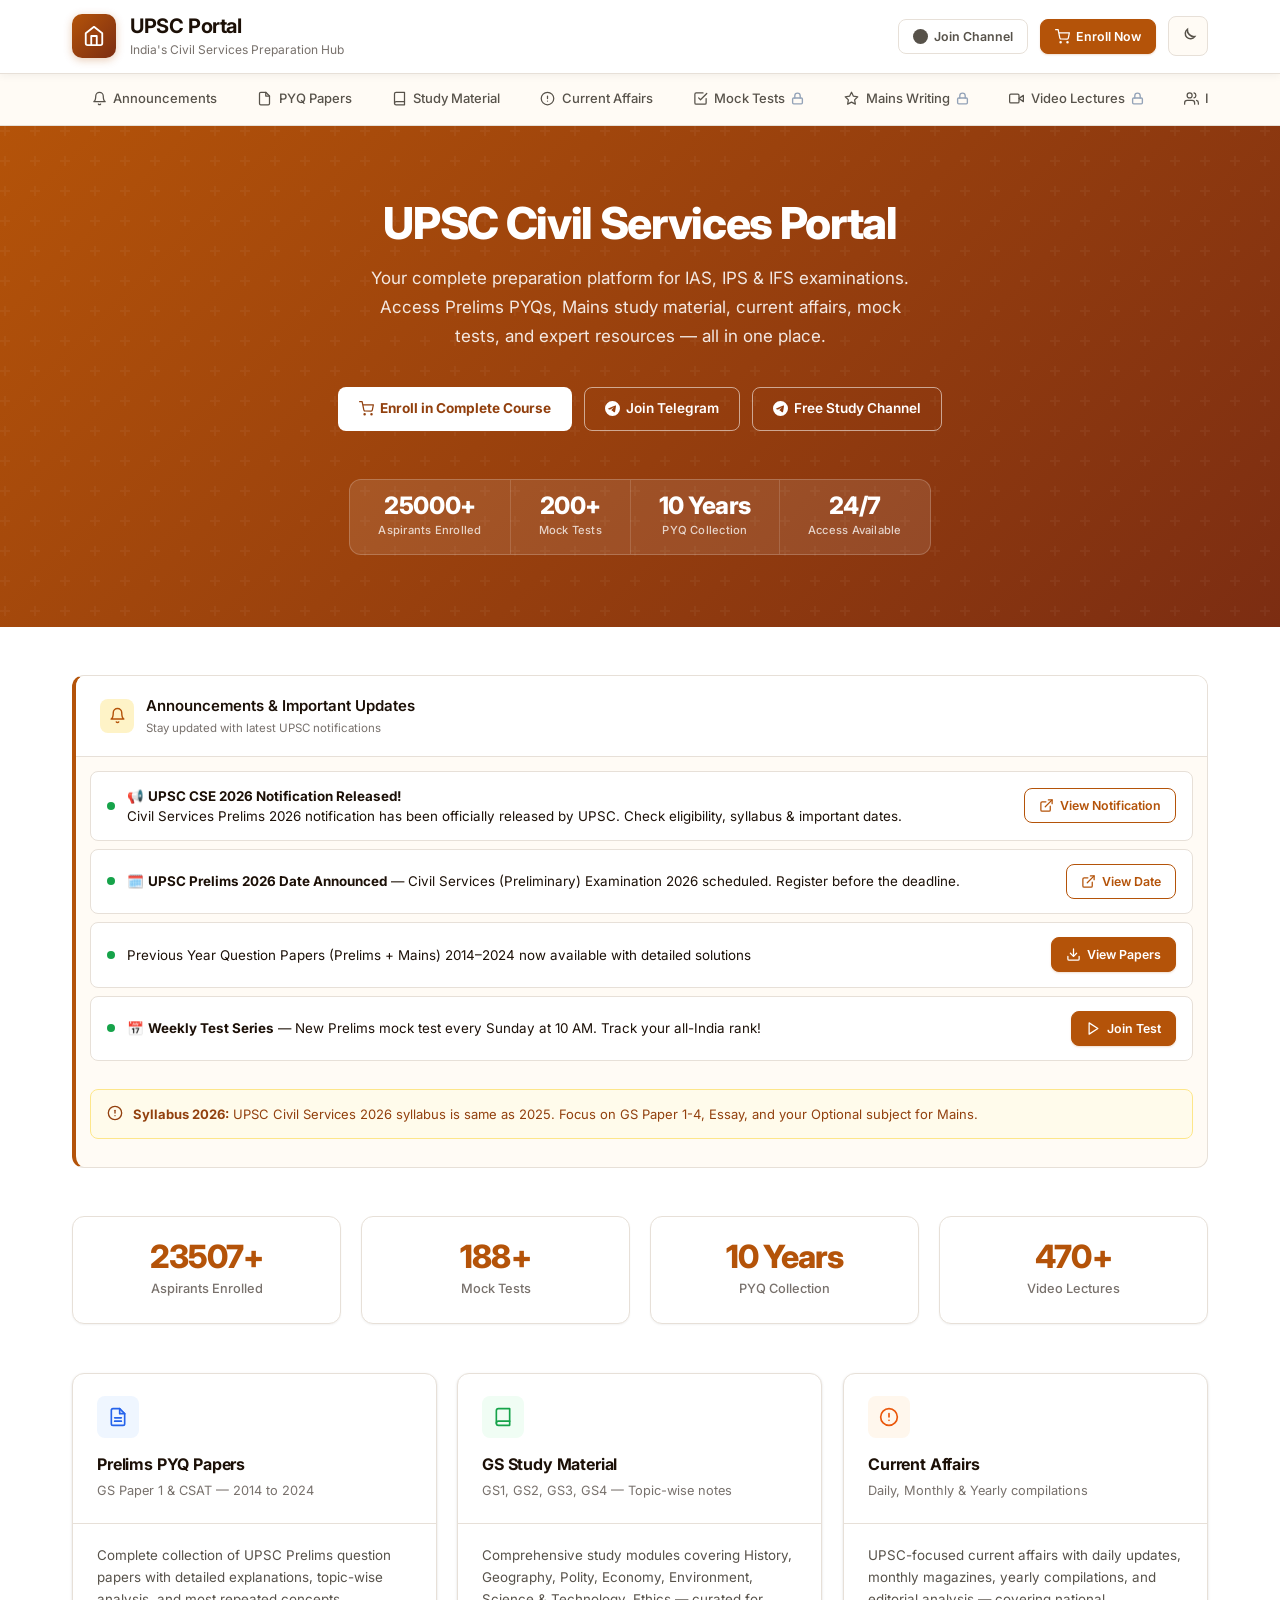
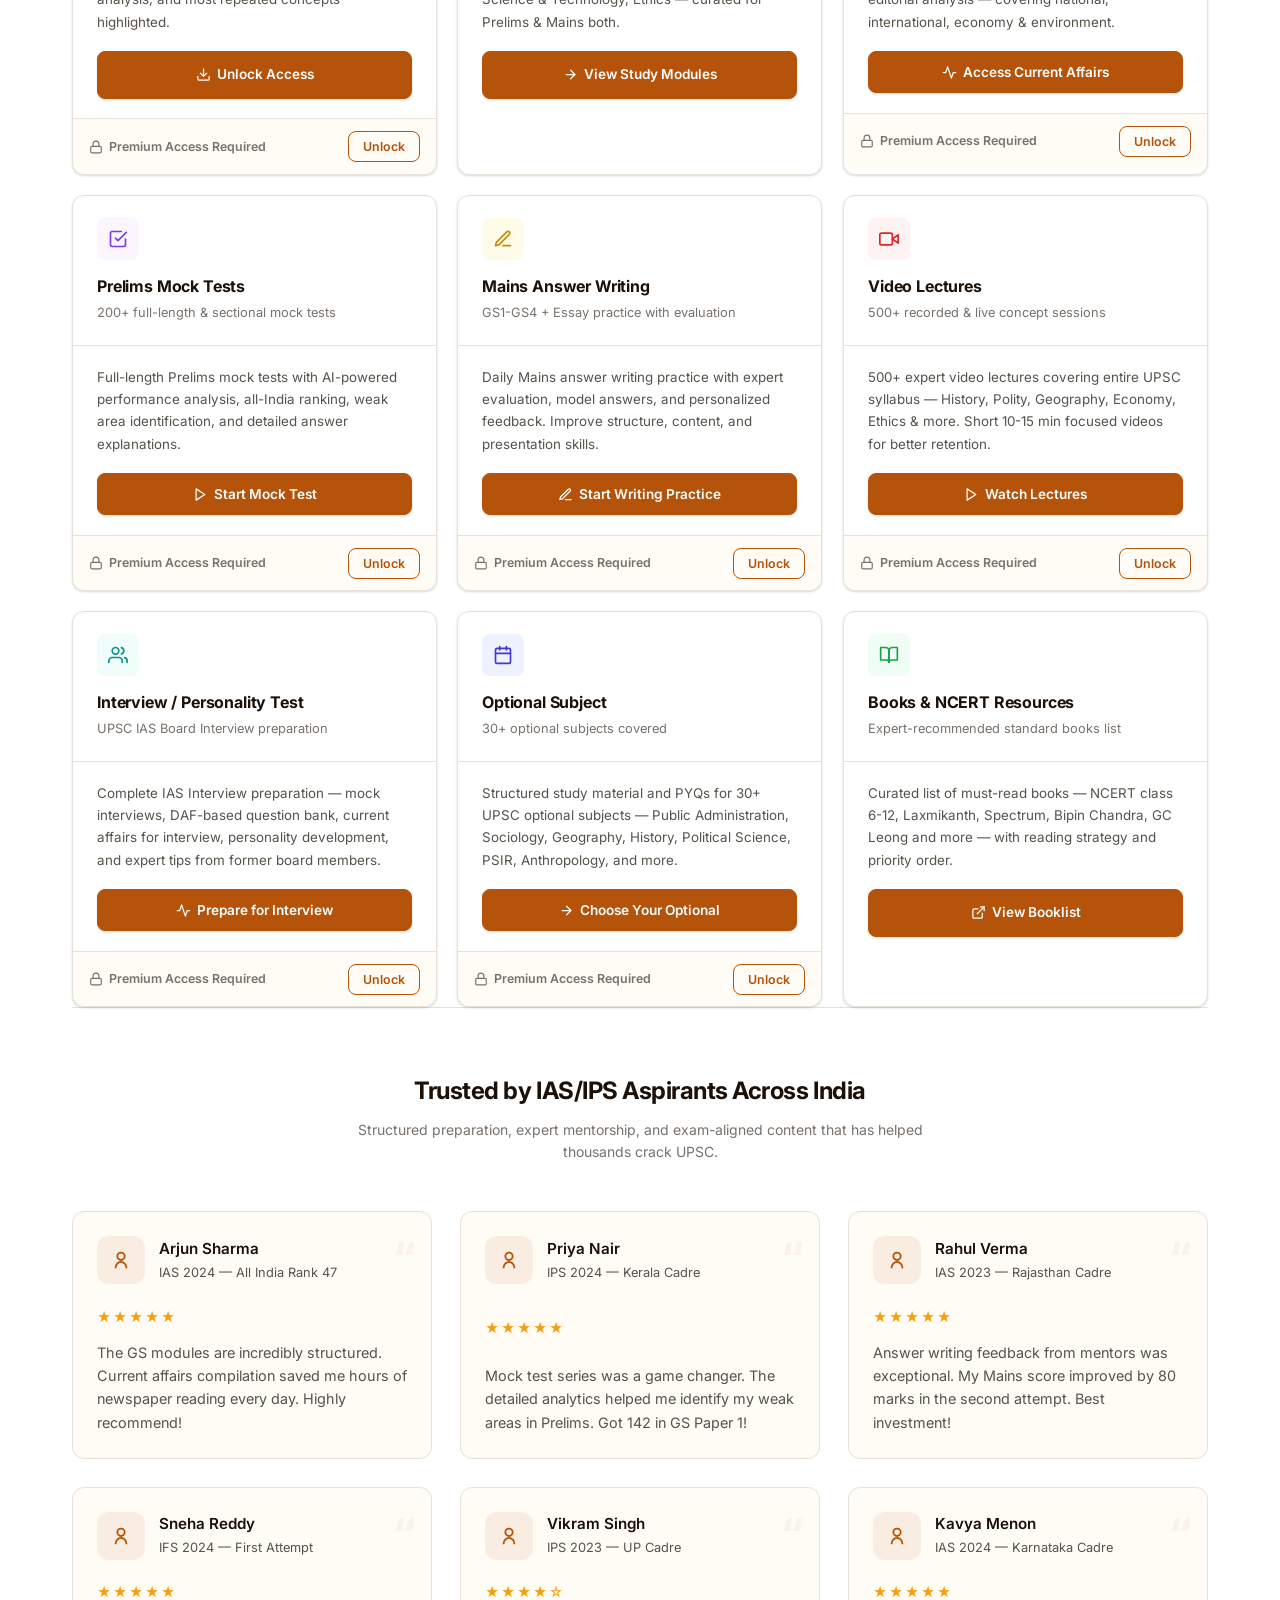
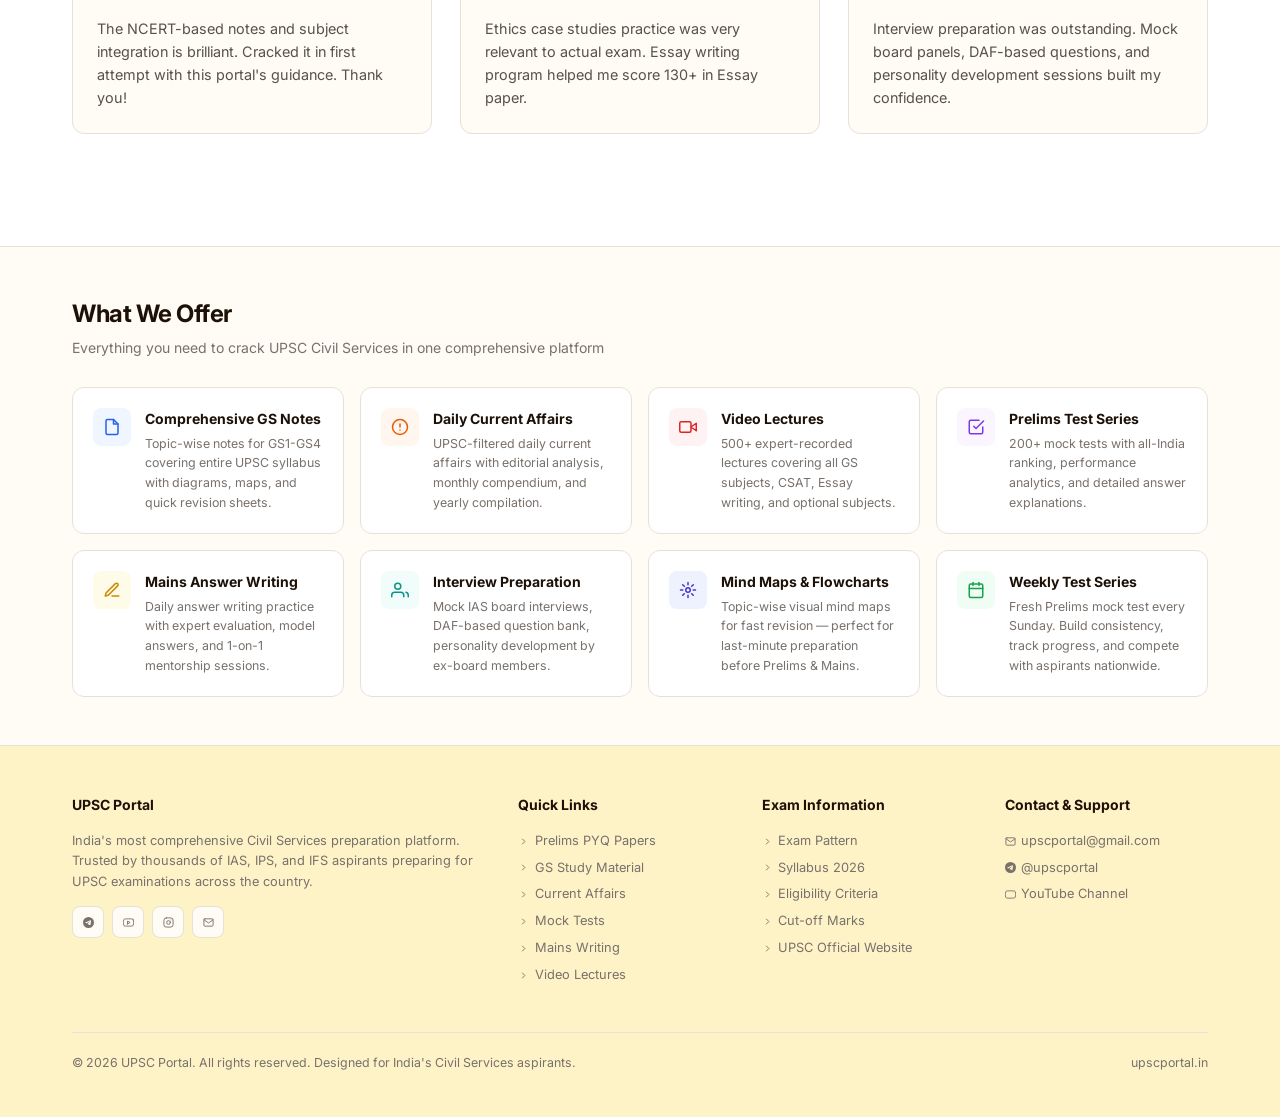
<file: index (37).html>
<!DOCTYPE html>
<html lang="en">
<head>
  <meta charset="UTF-8"/>
  <meta name="viewport" content="width=device-width,initial-scale=1.0"/>
  <title>UPSC Portal — Complete IAS/IPS Preparation Hub</title>
  <meta name="description" content="UPSC Portal – India's best preparation hub for IAS, IPS, IFS Civil Services Examination. PYQs, Study Modules, Mock Tests, Current Affairs, Video Lectures & more."/>
  <meta name="keywords" content="UPSC,UPSC 2026,IAS preparation,IPS exam,Civil Services,UPSC prelims,UPSC mains,UPSC PYQ,mock test,current affairs,NCERT notes,optional subject"/>
  <meta name="author" content="UPSC Portal"/>
  <meta name="robots" content="index,follow"/>

  <!-- Fonts -->
  <link rel="preconnect" href="https://fonts.googleapis.com"/>
  <link rel="preconnect" href="https://fonts.gstatic.com" crossorigin/>
  <link href="https://fonts.googleapis.com/css2?family=Inter:wght@400;500;600;700;800&display=swap" rel="stylesheet"/>

  <!-- Icons -->
  <link rel="stylesheet" href="https://cdnjs.cloudflare.com/ajax/libs/font-awesome/6.4.0/css/all.min.css"/>

  <!-- Site CSS -->
  <link rel="stylesheet" href="styling.css"/>
</head>
<body>

<!-- ╔══════════════════════════════════════╗
     ║  SPLASH SCREEN                       ║
     ╚══════════════════════════════════════╝ -->
<div id="splash" role="status" aria-label="Loading">
  <div class="splash-logo">
    <svg viewBox="0 0 24 24" fill="none" stroke="currentColor" stroke-width="2" stroke-linecap="round" stroke-linejoin="round">
      <path d="M3 9l9-7 9 7v11a2 2 0 0 1-2 2H5a2 2 0 0 1-2-2z"/>
      <polyline points="9 22 9 12 15 12 15 22"/>
    </svg>
  </div>
  <div class="splash-name">UPSC Portal</div>
  <div class="splash-bar-wrap"><div class="splash-bar"></div></div>
</div>

<!-- ╔══════════════════════════════════════╗
     ║  HEADER                              ║
     ╚══════════════════════════════════════╝ -->
<header class="header">
  <div class="container">
    <div class="header-content">

      <div class="logo-section">
        <div class="logo">
          <svg viewBox="0 0 24 24" fill="none" stroke="currentColor"
               stroke-width="2" stroke-linecap="round" stroke-linejoin="round">
            <path d="M3 9l9-7 9 7v11a2 2 0 0 1-2 2H5a2 2 0 0 1-2-2z"/>
            <polyline points="9 22 9 12 15 12 15 22"/>
          </svg>
        </div>
        <div class="brand-text">
          <h1>UPSC Portal</h1>
          <p>India's Civil Services Preparation Hub</p>
        </div>
      </div>

      <div class="header-actions">

        <!-- Telegram -->
        <a href="https://t.me/upscportal"
           target="_blank"
           rel="noopener"
           class="btn btn-ghost btn-sm">
          <svg viewBox="0 0 24 24" fill="currentColor">
            <path d="M11.944 0A12 12 0 0 0 0 12a12 12 0 0 0 12 12 12 12 0 0 0 12-12A12 12 0 0 0 12 0z"/>
          </svg>
          <span>Join Channel</span>
        </a>

        <!-- Enroll -->
        <a href="https://t.me/upscportal"
           target="_blank"
           rel="noopener"
           class="btn btn-primary btn-sm">
          <svg viewBox="0 0 24 24" fill="none" stroke="currentColor"
               stroke-width="2" stroke-linecap="round" stroke-linejoin="round">
            <circle cx="9" cy="21" r="1"/>
            <circle cx="20" cy="21" r="1"/>
            <path d="M1 1h4l2.68 13.39a2 2 0 0 0 2 1.61h9.72a2 2 0 0 0 2-1.61L23 6H6"/>
          </svg>
          Enroll Now
        </a>

        <!-- Dark Mode Toggle -->
        <button class="theme-toggle" id="themeToggle" aria-label="Toggle Dark Mode">
          <svg id="themeIcon" viewBox="0 0 24 24" fill="none">
            <path d="M21 12.79A9 9 0 0111.21 3 7 7 0 1021 12.79z"
                  stroke="currentColor" stroke-width="2"/>
          </svg>
        </button>

      </div>

    </div>
  </div>
</header>

<!-- ╔══════════════════════════════════════╗
     ║  NAVIGATION                          ║
     ╚══════════════════════════════════════╝ -->
<nav class="nav" aria-label="Site navigation">
  <div class="container">
    <div class="nav-container">

      <a href="#notice" class="nav-link active">
        <svg viewBox="0 0 24 24" fill="none" stroke="currentColor" stroke-width="2" stroke-linecap="round" stroke-linejoin="round"><path d="M18 8A6 6 0 0 0 6 8c0 7-3 9-3 9h18s-3-2-3-9"/><path d="M13.73 21a2 2 0 0 1-3.46 0"/></svg>
        Announcements
      </a>

      <a href="#pyq" class="nav-link">
        <svg viewBox="0 0 24 24" fill="none" stroke="currentColor" stroke-width="2" stroke-linecap="round" stroke-linejoin="round"><path d="M14 2H6a2 2 0 0 0-2 2v16a2 2 0 0 0 2 2h12a2 2 0 0 0 2-2V8z"/><polyline points="14 2 14 8 20 8"/></svg>
        PYQ Papers
      </a>

      <a href="#notes" class="nav-link">
        <svg viewBox="0 0 24 24" fill="none" stroke="currentColor" stroke-width="2" stroke-linecap="round" stroke-linejoin="round"><path d="M4 19.5A2.5 2.5 0 0 1 6.5 17H20"/><path d="M6.5 2H20v20H6.5A2.5 2.5 0 0 1 4 19.5v-15A2.5 2.5 0 0 1 6.5 2z"/></svg>
        Study Material
      </a>

      <a href="#current-affairs" class="nav-link">
        <svg viewBox="0 0 24 24" fill="none" stroke="currentColor" stroke-width="2" stroke-linecap="round" stroke-linejoin="round"><circle cx="12" cy="12" r="10"/><line x1="12" y1="8" x2="12" y2="12"/><line x1="12" y1="16" x2="12.01" y2="16"/></svg>
        Current Affairs
      </a>

      <a href="#tests" class="nav-link">
        <svg viewBox="0 0 24 24" fill="none" stroke="currentColor" stroke-width="2" stroke-linecap="round" stroke-linejoin="round"><path d="M9 11l3 3L22 4"/><path d="M21 12v7a2 2 0 0 1-2 2H5a2 2 0 0 1-2-2V5a2 2 0 0 1 2-2h11"/></svg>
        Mock Tests
        <svg viewBox="0 0 24 24" fill="none" stroke="currentColor" stroke-width="2.5" stroke-linecap="round" stroke-linejoin="round" style="width:13px;height:13px;color:#94a3b8;"><rect x="3" y="11" width="18" height="11" rx="2" ry="2"/><path d="M7 11V7a5 5 0 0 1 10 0v4"/></svg>
      </a>

      <a href="#mains" class="nav-link">
        <svg viewBox="0 0 24 24" fill="none" stroke="currentColor" stroke-width="2" stroke-linecap="round" stroke-linejoin="round"><polygon points="12 2 15.09 8.26 22 9.27 17 14.14 18.18 21.02 12 17.77 5.82 21.02 7 14.14 2 9.27 8.91 8.26 12 2"/></svg>
        Mains Writing
        <svg viewBox="0 0 24 24" fill="none" stroke="currentColor" stroke-width="2.5" stroke-linecap="round" stroke-linejoin="round" style="width:13px;height:13px;color:#94a3b8;"><rect x="3" y="11" width="18" height="11" rx="2" ry="2"/><path d="M7 11V7a5 5 0 0 1 10 0v4"/></svg>
      </a>

      <a href="#video" class="nav-link">
        <svg viewBox="0 0 24 24" fill="none" stroke="currentColor" stroke-width="2" stroke-linecap="round" stroke-linejoin="round"><polygon points="23 7 16 12 23 17 23 7"/><rect x="1" y="5" width="15" height="14" rx="2" ry="2"/></svg>
        Video Lectures
        <svg viewBox="0 0 24 24" fill="none" stroke="currentColor" stroke-width="2.5" stroke-linecap="round" stroke-linejoin="round" style="width:13px;height:13px;color:#94a3b8;"><rect x="3" y="11" width="18" height="11" rx="2" ry="2"/><path d="M7 11V7a5 5 0 0 1 10 0v4"/></svg>
      </a>

      <a href="#interview" class="nav-link">
        <svg viewBox="0 0 24 24" fill="none" stroke="currentColor" stroke-width="2" stroke-linecap="round" stroke-linejoin="round"><path d="M17 21v-2a4 4 0 0 0-4-4H5a4 4 0 0 0-4 4v2"/><circle cx="9" cy="7" r="4"/><path d="M23 21v-2a4 4 0 0 0-3-3.87"/><path d="M16 3.13a4 4 0 0 1 0 7.75"/></svg>
        Interview Prep
        <svg viewBox="0 0 24 24" fill="none" stroke="currentColor" stroke-width="2.5" stroke-linecap="round" stroke-linejoin="round" style="width:13px;height:13px;color:#94a3b8;"><rect x="3" y="11" width="18" height="11" rx="2" ry="2"/><path d="M7 11V7a5 5 0 0 1 10 0v4"/></svg>
      </a>

      <a href="#books" class="nav-link">
        <svg viewBox="0 0 24 24" fill="none" stroke="currentColor" stroke-width="2" stroke-linecap="round" stroke-linejoin="round"><path d="M2 3h6a4 4 0 0 1 4 4v14a3 3 0 0 0-3-3H2z"/><path d="M22 3h-6a4 4 0 0 0-4 4v14a3 3 0 0 1 3-3h7z"/></svg>
        Books & NCERT
      </a>

    </div>
  </div>
</nav>

<!-- ╔══════════════════════════════════════╗
     ║  HERO                                ║
     ╚══════════════════════════════════════╝ -->
<section class="hero">
  <div class="container">
    <div class="hero-inner">
      <h2>UPSC Civil Services Portal</h2>
      <p>Your complete preparation platform for IAS, IPS & IFS examinations. Access Prelims PYQs, Mains study material, current affairs, mock tests, and expert resources — all in one place.</p>

      <div class="hero-ctas">
        <a href="https://t.me/upscportal" target="_blank" rel="noopener" class="btn btn-white">
          <svg viewBox="0 0 24 24" fill="none" stroke="currentColor" stroke-width="2" stroke-linecap="round" stroke-linejoin="round"><circle cx="9" cy="21" r="1"/><circle cx="20" cy="21" r="1"/><path d="M1 1h4l2.68 13.39a2 2 0 0 0 2 1.61h9.72a2 2 0 0 0 2-1.61L23 6H6"/></svg>
          Enroll in Complete Course
        </a>
        <a href="https://t.me/upscportal" target="_blank" rel="noopener" class="btn btn-outline-white">
          <svg viewBox="0 0 24 24" fill="currentColor"><path d="M11.944 0A12 12 0 0 0 0 12a12 12 0 0 0 12 12 12 12 0 0 0 12-12A12 12 0 0 0 12 0a12 12 0 0 0-.056 0zm4.962 7.224c.1-.002.321.023.465.14a.506.506 0 0 1 .171.325c.016.093.036.306.02.472-.18 1.898-.962 6.502-1.36 8.627-.168.9-.499 1.201-.82 1.23-.696.065-1.225-.46-1.9-.902-1.056-.693-1.653-1.124-2.678-1.8-1.185-.78-.417-1.21.258-1.91.177-.184 3.247-2.977 3.307-3.23.007-.032.014-.15-.056-.212s-.174-.041-.249-.024c-.106.024-1.793 1.14-5.061 3.345-.48.33-.913.49-1.302.48-.428-.008-1.252-.241-1.865-.44-.752-.245-1.349-.374-1.297-.789.027-.216.325-.437.893-.663 3.498-1.524 5.83-2.529 6.998-3.014 3.332-1.386 4.025-1.627 4.476-1.635z"/></svg>
          Join Telegram
        </a>
        <a href="https://t.me/upscportal" target="_blank" rel="noopener" class="btn btn-outline-white">
          <svg viewBox="0 0 24 24" fill="currentColor"><path d="M11.944 0A12 12 0 0 0 0 12a12 12 0 0 0 12 12 12 12 0 0 0 12-12A12 12 0 0 0 12 0a12 12 0 0 0-.056 0zm4.962 7.224c.1-.002.321.023.465.14a.506.506 0 0 1 .171.325c.016.093.036.306.02.472-.18 1.898-.962 6.502-1.36 8.627-.168.9-.499 1.201-.82 1.23-.696.065-1.225-.46-1.9-.902-1.056-.693-1.653-1.124-2.678-1.8-1.185-.78-.417-1.21.258-1.91.177-.184 3.247-2.977 3.307-3.23.007-.032.014-.15-.056-.212s-.174-.041-.249-.024c-.106.024-1.793 1.14-5.061 3.345-.48.33-.913.49-1.302.48-.428-.008-1.252-.241-1.865-.44-.752-.245-1.349-.374-1.297-.789.027-.216.325-.437.893-.663 3.498-1.524 5.83-2.529 6.998-3.014 3.332-1.386 4.025-1.627 4.476-1.635z"/></svg>
          Free Study Channel
        </a>
      </div>

      <!-- Stats row -->
      <div class="hero-stats">
        <div class="hero-stat">
          <div class="hero-stat-num count-up" data-target="25000" data-suffix="+">0</div>
          <div class="hero-stat-lbl">Aspirants Enrolled</div>
        </div>
        <div class="hero-stat">
          <div class="hero-stat-num count-up" data-target="200" data-suffix="+">0</div>
          <div class="hero-stat-lbl">Mock Tests</div>
        </div>
        <div class="hero-stat">
          <div class="hero-stat-num">10 Years</div>
          <div class="hero-stat-lbl">PYQ Collection</div>
        </div>
        <div class="hero-stat">
          <div class="hero-stat-num">24/7</div>
          <div class="hero-stat-lbl">Access Available</div>
        </div>
      </div>
    </div>
  </div>
</section>

<!-- ╔══════════════════════════════════════╗
     ║  MAIN CONTENT                        ║
     ╚══════════════════════════════════════╝ -->
<main class="main">
  <div class="container">

    <!-- ── ANNOUNCEMENTS ─────────────────── -->
    <section class="section" id="notice">
      <div class="notice-board">
        <div class="notice-board-header">
          <div class="notice-icon-box">
            <svg viewBox="0 0 24 24" fill="none" stroke="currentColor" stroke-width="2" stroke-linecap="round" stroke-linejoin="round"><path d="M18 8A6 6 0 0 0 6 8c0 7-3 9-3 9h18s-3-2-3-9"/><path d="M13.73 21a2 2 0 0 1-3.46 0"/></svg>
          </div>
          <div>
            <h3>Announcements & Important Updates</h3>
            <p>Stay updated with latest UPSC notifications</p>
          </div>
        </div>

        <div class="notice-list">

          <div class="notice-item">
            <div class="notice-item-left">
              <div class="notice-dot"></div>
              <span class="notice-text">
                📢 <strong>UPSC CSE 2026 Notification Released!</strong><br>
                Civil Services Prelims 2026 notification has been officially released by UPSC. Check eligibility, syllabus & important dates.
              </span>
            </div>
            <a href="https://upsc.gov.in" target="_blank" rel="noopener" class="btn btn-outline btn-sm">
              <svg viewBox="0 0 24 24" fill="none" stroke="currentColor" stroke-width="2" stroke-linecap="round" stroke-linejoin="round"><path d="M18 13v6a2 2 0 0 1-2 2H5a2 2 0 0 1-2-2V8a2 2 0 0 1 2-2h6"/><polyline points="15 3 21 3 21 9"/><line x1="10" y1="14" x2="21" y2="3"/></svg>
              View Notification
            </a>
          </div>

          <div class="notice-item">
            <div class="notice-item-left">
              <div class="notice-dot"></div>
              <span class="notice-text">
                🗓️ <strong>UPSC Prelims 2026 Date Announced</strong> — Civil Services (Preliminary) Examination 2026 scheduled. Register before the deadline.
              </span>
            </div>
            <a href="https://upsc.gov.in" target="_blank" rel="noopener" class="btn btn-outline btn-sm">
              <svg viewBox="0 0 24 24" fill="none" stroke="currentColor" stroke-width="2" stroke-linecap="round" stroke-linejoin="round"><path d="M18 13v6a2 2 0 0 1-2 2H5a2 2 0 0 1-2-2V8a2 2 0 0 1 2-2h6"/><polyline points="15 3 21 3 21 9"/><line x1="10" y1="14" x2="21" y2="3"/></svg>
              View Date
            </a>
          </div>

          <div class="notice-item">
            <div class="notice-item-left">
              <div class="notice-dot"></div>
              <span class="notice-text">Previous Year Question Papers (Prelims + Mains) 2014–2024 now available with detailed solutions</span>
            </div>
            <a href="#pyq" class="btn btn-primary btn-sm">
              <svg viewBox="0 0 24 24" fill="none" stroke="currentColor" stroke-width="2" stroke-linecap="round" stroke-linejoin="round"><path d="M21 15v4a2 2 0 0 1-2 2H5a2 2 0 0 1-2-2v-4"/><polyline points="7 10 12 15 17 10"/><line x1="12" y1="15" x2="12" y2="3"/></svg>
              View Papers
            </a>
          </div>

          <div class="notice-item">
            <div class="notice-item-left">
              <div class="notice-dot"></div>
              <span class="notice-text">📅 <strong>Weekly Test Series</strong> — New Prelims mock test every Sunday at 10 AM. Track your all-India rank!</span>
            </div>
            <a href="#tests" class="btn btn-primary btn-sm">
              <svg viewBox="0 0 24 24" fill="none" stroke="currentColor" stroke-width="2" stroke-linecap="round" stroke-linejoin="round"><polygon points="5 3 19 12 5 21 5 3"/></svg>
              Join Test
            </a>
          </div>

        </div>

        <div style="padding:0 .875rem .875rem;">
          <div class="alert alert-info">
            <svg viewBox="0 0 24 24" fill="none" stroke="currentColor" stroke-width="2" stroke-linecap="round" stroke-linejoin="round"><circle cx="12" cy="12" r="10"/><line x1="12" y1="8" x2="12" y2="12"/><line x1="12" y1="16" x2="12.01" y2="16"/></svg>
            <span><strong>Syllabus 2026:</strong> UPSC Civil Services 2026 syllabus is same as 2025. Focus on GS Paper 1-4, Essay, and your Optional subject for Mains.</span>
          </div>
        </div>
      </div>
    </section>

    <!-- ── QUICK STATS ────────────────────── -->
    <div class="stats">
      <div class="stat-card fade-in">
        <div class="stat-number count-up" data-target="25000" data-suffix="+">0</div>
        <div class="stat-label">Aspirants Enrolled</div>
      </div>
      <div class="stat-card fade-in">
        <div class="stat-number count-up" data-target="200" data-suffix="+">0</div>
        <div class="stat-label">Mock Tests</div>
      </div>
      <div class="stat-card fade-in">
        <div class="stat-number">10 Years</div>
        <div class="stat-label">PYQ Collection</div>
      </div>
      <div class="stat-card fade-in">
        <div class="stat-number count-up" data-target="500" data-suffix="+">0</div>
        <div class="stat-label">Video Lectures</div>
      </div>
    </div>

    <!-- ── RESOURCE CARDS ─────────────────── -->
    <div class="card-grid">

      <!-- Prelims PYQ -->
      <div id="pyq" class="card fade-in card-locked">
        <div class="card-header">
          <div class="card-icon icon-blue">
            <svg viewBox="0 0 24 24" fill="none" stroke="currentColor" stroke-width="2" stroke-linecap="round" stroke-linejoin="round"><path d="M14 2H6a2 2 0 0 0-2 2v16a2 2 0 0 0 2 2h12a2 2 0 0 0 2-2V8z"/><polyline points="14 2 14 8 20 8"/><line x1="16" y1="13" x2="8" y2="13"/><line x1="16" y1="17" x2="8" y2="17"/></svg>
          </div>
          <h3 class="card-title">Prelims PYQ Papers</h3>
          <p class="card-description">GS Paper 1 & CSAT — 2014 to 2024</p>
        </div>
        <div class="card-body">
          <p class="card-content">Complete collection of UPSC Prelims question papers with detailed explanations, topic-wise analysis, and most repeated concepts highlighted.</p>
          <a href="https://t.me/upscportal" target="_blank" rel="noopener" class="btn btn-primary btn-full">
            <svg viewBox="0 0 24 24" fill="none" stroke="currentColor" stroke-width="2" stroke-linecap="round" stroke-linejoin="round"><path d="M21 15v4a2 2 0 0 1-2 2H5a2 2 0 0 1-2-2v-4"/><polyline points="7 10 12 15 17 10"/><line x1="12" y1="15" x2="12" y2="3"/></svg>
            Unlock Access
          </a>
        </div>
        <div class="card-lock-footer">
          <span class="lock-label">
            <svg viewBox="0 0 24 24" fill="none" stroke="currentColor" stroke-width="2" stroke-linecap="round" stroke-linejoin="round"><rect x="3" y="11" width="18" height="11" rx="2" ry="2"/><path d="M7 11V7a5 5 0 0 1 10 0v4"/></svg>
            Premium Access Required
          </span>
          <button class="btn btn-outline btn-sm" data-locked="Prelims PYQ Papers">Unlock</button>
        </div>
      </div>

      <!-- Study Modules -->
      <div id="notes" class="card fade-in">
        <div class="card-header">
          <div class="card-icon icon-green">
            <svg viewBox="0 0 24 24" fill="none" stroke="currentColor" stroke-width="2" stroke-linecap="round" stroke-linejoin="round"><path d="M4 19.5A2.5 2.5 0 0 1 6.5 17H20"/><path d="M6.5 2H20v20H6.5A2.5 2.5 0 0 1 4 19.5v-15A2.5 2.5 0 0 1 6.5 2z"/></svg>
          </div>
          <h3 class="card-title">GS Study Material</h3>
          <p class="card-description">GS1, GS2, GS3, GS4 — Topic-wise notes</p>
        </div>
        <div class="card-body">
          <p class="card-content">Comprehensive study modules covering History, Geography, Polity, Economy, Environment, Science & Technology, Ethics — curated for Prelims & Mains both.</p>
          <a href="modules.html" class="btn btn-primary btn-full">
            <svg viewBox="0 0 24 24" fill="none" stroke="currentColor" stroke-width="2" stroke-linecap="round" stroke-linejoin="round"><line x1="5" y1="12" x2="19" y2="12"/><polyline points="12 5 19 12 12 19"/></svg>
            View Study Modules
          </a>
        </div>
      </div>

      <!-- Current Affairs -->
      <div id="current-affairs" class="card fade-in card-locked">
        <div class="card-header">
          <div class="card-icon icon-orange">
            <svg viewBox="0 0 24 24" fill="none" stroke="currentColor" stroke-width="2" stroke-linecap="round" stroke-linejoin="round"><circle cx="12" cy="12" r="10"/><line x1="12" y1="8" x2="12" y2="12"/><line x1="12" y1="16" x2="12.01" y2="16"/></svg>
          </div>
          <h3 class="card-title">Current Affairs</h3>
          <p class="card-description">Daily, Monthly & Yearly compilations</p>
        </div>
        <div class="card-body">
          <p class="card-content">UPSC-focused current affairs with daily updates, monthly magazines, yearly compilations, and editorial analysis — covering national, international, economy & environment.</p>
          <button class="btn btn-primary btn-full" data-locked="Current Affairs">
            <svg viewBox="0 0 24 24" fill="none" stroke="currentColor" stroke-width="2" stroke-linecap="round" stroke-linejoin="round"><polyline points="22 12 18 12 15 21 9 3 6 12 2 12"/></svg>
            Access Current Affairs
          </button>
        </div>
        <div class="card-lock-footer">
          <span class="lock-label">
            <svg viewBox="0 0 24 24" fill="none" stroke="currentColor" stroke-width="2" stroke-linecap="round" stroke-linejoin="round"><rect x="3" y="11" width="18" height="11" rx="2" ry="2"/><path d="M7 11V7a5 5 0 0 1 10 0v4"/></svg>
            Premium Access Required
          </span>
          <button class="btn btn-outline btn-sm" data-locked="Current Affairs">Unlock</button>
        </div>
      </div>

      <!-- Mock Tests -->
      <div id="tests" class="card fade-in card-locked">
        <div class="card-header">
          <div class="card-icon icon-purple">
            <svg viewBox="0 0 24 24" fill="none" stroke="currentColor" stroke-width="2" stroke-linecap="round" stroke-linejoin="round"><path d="M9 11l3 3L22 4"/><path d="M21 12v7a2 2 0 0 1-2 2H5a2 2 0 0 1-2-2V5a2 2 0 0 1 2-2h11"/></svg>
          </div>
          <h3 class="card-title">Prelims Mock Tests</h3>
          <p class="card-description">200+ full-length & sectional mock tests</p>
        </div>
        <div class="card-body">
          <p class="card-content">Full-length Prelims mock tests with AI-powered performance analysis, all-India ranking, weak area identification, and detailed answer explanations.</p>
          <button class="btn btn-primary btn-full" data-locked="Prelims Mock Tests">
            <svg viewBox="0 0 24 24" fill="none" stroke="currentColor" stroke-width="2" stroke-linecap="round" stroke-linejoin="round"><polygon points="5 3 19 12 5 21 5 3"/></svg>
            Start Mock Test
          </button>
        </div>
        <div class="card-lock-footer">
          <span class="lock-label">
            <svg viewBox="0 0 24 24" fill="none" stroke="currentColor" stroke-width="2" stroke-linecap="round" stroke-linejoin="round"><rect x="3" y="11" width="18" height="11" rx="2" ry="2"/><path d="M7 11V7a5 5 0 0 1 10 0v4"/></svg>
            Premium Access Required
          </span>
          <button class="btn btn-outline btn-sm" data-locked="Prelims Mock Tests">Unlock</button>
        </div>
      </div>

      <!-- Mains Answer Writing -->
      <div id="mains" class="card fade-in card-locked">
        <div class="card-header">
          <div class="card-icon icon-yellow">
            <svg viewBox="0 0 24 24" fill="none" stroke="currentColor" stroke-width="2" stroke-linecap="round" stroke-linejoin="round"><path d="M12 20h9"/><path d="M16.5 3.5a2.121 2.121 0 0 1 3 3L7 19l-4 1 1-4L16.5 3.5z"/></svg>
          </div>
          <h3 class="card-title">Mains Answer Writing</h3>
          <p class="card-description">GS1-GS4 + Essay practice with evaluation</p>
        </div>
        <div class="card-body">
          <p class="card-content">Daily Mains answer writing practice with expert evaluation, model answers, and personalized feedback. Improve structure, content, and presentation skills.</p>
          <button class="btn btn-primary btn-full" data-locked="Mains Answer Writing">
            <svg viewBox="0 0 24 24" fill="none" stroke="currentColor" stroke-width="2" stroke-linecap="round" stroke-linejoin="round"><path d="M12 20h9"/><path d="M16.5 3.5a2.121 2.121 0 0 1 3 3L7 19l-4 1 1-4L16.5 3.5z"/></svg>
            Start Writing Practice
          </button>
        </div>
        <div class="card-lock-footer">
          <span class="lock-label">
            <svg viewBox="0 0 24 24" fill="none" stroke="currentColor" stroke-width="2" stroke-linecap="round" stroke-linejoin="round"><rect x="3" y="11" width="18" height="11" rx="2" ry="2"/><path d="M7 11V7a5 5 0 0 1 10 0v4"/></svg>
            Premium Access Required
          </span>
          <button class="btn btn-outline btn-sm" data-locked="Mains Answer Writing">Unlock</button>
        </div>
      </div>

      <!-- Video Lectures -->
      <div id="video" class="card fade-in card-locked">
        <div class="card-header">
          <div class="card-icon icon-red">
            <svg viewBox="0 0 24 24" fill="none" stroke="currentColor" stroke-width="2" stroke-linecap="round" stroke-linejoin="round"><polygon points="23 7 16 12 23 17 23 7"/><rect x="1" y="5" width="15" height="14" rx="2" ry="2"/></svg>
          </div>
          <h3 class="card-title">Video Lectures</h3>
          <p class="card-description">500+ recorded & live concept sessions</p>
        </div>
        <div class="card-body">
          <p class="card-content">500+ expert video lectures covering entire UPSC syllabus — History, Polity, Geography, Economy, Ethics & more. Short 10-15 min focused videos for better retention.</p>
          <button class="btn btn-primary btn-full" data-locked="Video Lectures">
            <svg viewBox="0 0 24 24" fill="none" stroke="currentColor" stroke-width="2" stroke-linecap="round" stroke-linejoin="round"><polygon points="5 3 19 12 5 21 5 3"/></svg>
            Watch Lectures
          </button>
        </div>
        <div class="card-lock-footer">
          <span class="lock-label">
            <svg viewBox="0 0 24 24" fill="none" stroke="currentColor" stroke-width="2" stroke-linecap="round" stroke-linejoin="round"><rect x="3" y="11" width="18" height="11" rx="2" ry="2"/><path d="M7 11V7a5 5 0 0 1 10 0v4"/></svg>
            Premium Access Required
          </span>
          <button class="btn btn-outline btn-sm" data-locked="Video Lectures">Unlock</button>
        </div>
      </div>

      <!-- Interview Preparation -->
      <div id="interview" class="card fade-in card-locked">
        <div class="card-header">
          <div class="card-icon icon-teal">
            <svg viewBox="0 0 24 24" fill="none" stroke="currentColor" stroke-width="2" stroke-linecap="round" stroke-linejoin="round"><path d="M17 21v-2a4 4 0 0 0-4-4H5a4 4 0 0 0-4 4v2"/><circle cx="9" cy="7" r="4"/><path d="M23 21v-2a4 4 0 0 0-3-3.87"/><path d="M16 3.13a4 4 0 0 1 0 7.75"/></svg>
          </div>
          <h3 class="card-title">Interview / Personality Test</h3>
          <p class="card-description">UPSC IAS Board Interview preparation</p>
        </div>
        <div class="card-body">
          <p class="card-content">Complete IAS Interview preparation — mock interviews, DAF-based question bank, current affairs for interview, personality development, and expert tips from former board members.</p>
          <button class="btn btn-primary btn-full" data-locked="Interview Preparation">
            <svg viewBox="0 0 24 24" fill="none" stroke="currentColor" stroke-width="2" stroke-linecap="round" stroke-linejoin="round"><polyline points="22 12 18 12 15 21 9 3 6 12 2 12"/></svg>
            Prepare for Interview
          </button>
        </div>
        <div class="card-lock-footer">
          <span class="lock-label">
            <svg viewBox="0 0 24 24" fill="none" stroke="currentColor" stroke-width="2" stroke-linecap="round" stroke-linejoin="round"><rect x="3" y="11" width="18" height="11" rx="2" ry="2"/><path d="M7 11V7a5 5 0 0 1 10 0v4"/></svg>
            Premium Access Required
          </span>
          <button class="btn btn-outline btn-sm" data-locked="Interview Preparation">Unlock</button>
        </div>
      </div>

      <!-- Optional Subject -->
      <div class="card fade-in card-locked">
        <div class="card-header">
          <div class="card-icon icon-indigo">
            <svg viewBox="0 0 24 24" fill="none" stroke="currentColor" stroke-width="2" stroke-linecap="round" stroke-linejoin="round"><rect x="3" y="4" width="18" height="18" rx="2" ry="2"/><line x1="16" y1="2" x2="16" y2="6"/><line x1="8" y1="2" x2="8" y2="6"/><line x1="3" y1="10" x2="21" y2="10"/></svg>
          </div>
          <h3 class="card-title">Optional Subject</h3>
          <p class="card-description">30+ optional subjects covered</p>
        </div>
        <div class="card-body">
          <p class="card-content">Structured study material and PYQs for 30+ UPSC optional subjects — Public Administration, Sociology, Geography, History, Political Science, PSIR, Anthropology, and more.</p>
          <button class="btn btn-primary btn-full" data-locked="Optional Subject Material">
            <svg viewBox="0 0 24 24" fill="none" stroke="currentColor" stroke-width="2" stroke-linecap="round" stroke-linejoin="round"><line x1="5" y1="12" x2="19" y2="12"/><polyline points="12 5 19 12 12 19"/></svg>
            Choose Your Optional
          </button>
        </div>
        <div class="card-lock-footer">
          <span class="lock-label">
            <svg viewBox="0 0 24 24" fill="none" stroke="currentColor" stroke-width="2" stroke-linecap="round" stroke-linejoin="round"><rect x="3" y="11" width="18" height="11" rx="2" ry="2"/><path d="M7 11V7a5 5 0 0 1 10 0v4"/></svg>
            Premium Access Required
          </span>
          <button class="btn btn-outline btn-sm" data-locked="Optional Subject Material">Unlock</button>
        </div>
      </div>

      <!-- Books & NCERT -->
      <div id="books" class="card fade-in">
        <div class="card-header">
          <div class="card-icon icon-green">
            <svg viewBox="0 0 24 24" fill="none" stroke="currentColor" stroke-width="2" stroke-linecap="round" stroke-linejoin="round"><path d="M2 3h6a4 4 0 0 1 4 4v14a3 3 0 0 0-3-3H2z"/><path d="M22 3h-6a4 4 0 0 0-4 4v14a3 3 0 0 1 3-3h7z"/></svg>
          </div>
          <h3 class="card-title">Books & NCERT Resources</h3>
          <p class="card-description">Expert-recommended standard books list</p>
        </div>
        <div class="card-body">
          <p class="card-content">Curated list of must-read books — NCERT class 6-12, Laxmikanth, Spectrum, Bipin Chandra, GC Leong and more — with reading strategy and priority order.</p>
          <a href="#" class="btn btn-primary btn-full">
            <svg viewBox="0 0 24 24" fill="none" stroke="currentColor" stroke-width="2" stroke-linecap="round" stroke-linejoin="round"><path d="M18 13v6a2 2 0 0 1-2 2H5a2 2 0 0 1-2-2V8a2 2 0 0 1 2-2h6"/><polyline points="15 3 21 3 21 9"/><line x1="10" y1="14" x2="21" y2="3"/></svg>
            View Booklist
          </a>
        </div>
      </div>

    </div><!-- /card-grid -->

    <!-- ── STUDENT REVIEWS ─────────────────── -->
    <section class="review-section">
      <div class="section-header">
        <h2 class="section-title">Trusted by IAS/IPS Aspirants Across India</h2>
        <p class="section-description">Structured preparation, expert mentorship, and exam-aligned content that has helped thousands crack UPSC.</p>
      </div>

      <div class="review-grid">

        <div class="review-card">
          <div class="review-top">
            <div class="review-avatar">
              <svg viewBox="0 0 24 24" fill="none"><circle cx="12" cy="8" r="4" stroke="currentColor" stroke-width="2"/><path d="M6 21c0-4 3-7 6-7s6 3 6 7" stroke="currentColor" stroke-width="2"/></svg>
            </div>
            <div>
              <div class="review-name">Arjun Sharma</div>
              <div class="review-meta">IAS 2024 — All India Rank 47</div>
            </div>
          </div>
          <div class="review-stars">★★★★★</div>
          <p class="review-text">The GS modules are incredibly structured. Current affairs compilation saved me hours of newspaper reading every day. Highly recommend!</p>
        </div>

        <div class="review-card">
          <div class="review-top">
            <div class="review-avatar">
              <svg viewBox="0 0 24 24" fill="none"><circle cx="12" cy="8" r="4" stroke="currentColor" stroke-width="2"/><path d="M6 21c0-4 3-7 6-7s6 3 6 7" stroke="currentColor" stroke-width="2"/></svg>
            </div>
            <div>
              <div class="review-name">Priya Nair</div>
              <div class="review-meta">IPS 2024 — Kerala Cadre</div>
            </div>
          </div>
          <div class="review-stars">★★★★★</div>
          <p class="review-text">Mock test series was a game changer. The detailed analytics helped me identify my weak areas in Prelims. Got 142 in GS Paper 1!</p>
        </div>

        <div class="review-card">
          <div class="review-top">
            <div class="review-avatar">
              <svg viewBox="0 0 24 24" fill="none"><circle cx="12" cy="8" r="4" stroke="currentColor" stroke-width="2"/><path d="M6 21c0-4 3-7 6-7s6 3 6 7" stroke="currentColor" stroke-width="2"/></svg>
            </div>
            <div>
              <div class="review-name">Rahul Verma</div>
              <div class="review-meta">IAS 2023 — Rajasthan Cadre</div>
            </div>
          </div>
          <div class="review-stars">★★★★★</div>
          <p class="review-text">Answer writing feedback from mentors was exceptional. My Mains score improved by 80 marks in the second attempt. Best investment!</p>
        </div>

        <div class="review-card">
          <div class="review-top">
            <div class="review-avatar">
              <svg viewBox="0 0 24 24" fill="none"><circle cx="12" cy="8" r="4" stroke="currentColor" stroke-width="2"/><path d="M6 21c0-4 3-7 6-7s6 3 6 7" stroke="currentColor" stroke-width="2"/></svg>
            </div>
            <div>
              <div class="review-name">Sneha Reddy</div>
              <div class="review-meta">IFS 2024 — First Attempt</div>
            </div>
          </div>
          <div class="review-stars">★★★★★</div>
          <p class="review-text">The NCERT-based notes and subject integration is brilliant. Cracked it in first attempt with this portal's guidance. Thank you!</p>
        </div>

        <div class="review-card">
          <div class="review-top">
            <div class="review-avatar">
              <svg viewBox="0 0 24 24" fill="none"><circle cx="12" cy="8" r="4" stroke="currentColor" stroke-width="2"/><path d="M6 21c0-4 3-7 6-7s6 3 6 7" stroke="currentColor" stroke-width="2"/></svg>
            </div>
            <div>
              <div class="review-name">Vikram Singh</div>
              <div class="review-meta">IPS 2023 — UP Cadre</div>
            </div>
          </div>
          <div class="review-stars">★★★★☆</div>
          <p class="review-text">Ethics case studies practice was very relevant to actual exam. Essay writing program helped me score 130+ in Essay paper.</p>
        </div>

        <div class="review-card">
          <div class="review-top">
            <div class="review-avatar">
              <svg viewBox="0 0 24 24" fill="none"><circle cx="12" cy="8" r="4" stroke="currentColor" stroke-width="2"/><path d="M6 21c0-4 3-7 6-7s6 3 6 7" stroke="currentColor" stroke-width="2"/></svg>
            </div>
            <div>
              <div class="review-name">Kavya Menon</div>
              <div class="review-meta">IAS 2024 — Karnataka Cadre</div>
            </div>
          </div>
          <div class="review-stars">★★★★★</div>
          <p class="review-text">Interview preparation was outstanding. Mock board panels, DAF-based questions, and personality development sessions built my confidence.</p>
        </div>

      </div>
    </section>

  </div><!-- /container -->
</main>

<!-- ╔══════════════════════════════════════╗
     ║  WHAT WE OFFER                       ║
     ╚══════════════════════════════════════╝ -->
<section class="offer-section">
  <div class="container">
    <div class="section-header fade-in">
      <h2 class="section-title">What We Offer</h2>
      <p class="section-description">Everything you need to crack UPSC Civil Services in one comprehensive platform</p>
    </div>
    <div class="offer-grid">

      <div class="offer-card fade-in">
        <div class="offer-icon icon-blue">
          <svg viewBox="0 0 24 24" fill="none" stroke="currentColor" stroke-width="2" stroke-linecap="round" stroke-linejoin="round"><path d="M14 2H6a2 2 0 0 0-2 2v16a2 2 0 0 0 2 2h12a2 2 0 0 0 2-2V8z"/><polyline points="14 2 14 8 20 8"/></svg>
        </div>
        <div>
          <div class="offer-title">Comprehensive GS Notes</div>
          <div class="offer-desc">Topic-wise notes for GS1-GS4 covering entire UPSC syllabus with diagrams, maps, and quick revision sheets.</div>
        </div>
      </div>

      <div class="offer-card fade-in">
        <div class="offer-icon icon-orange">
          <svg viewBox="0 0 24 24" fill="none" stroke="currentColor" stroke-width="2" stroke-linecap="round" stroke-linejoin="round"><circle cx="12" cy="12" r="10"/><line x1="12" y1="8" x2="12" y2="12"/><line x1="12" y1="16" x2="12.01" y2="16"/></svg>
        </div>
        <div>
          <div class="offer-title">Daily Current Affairs</div>
          <div class="offer-desc">UPSC-filtered daily current affairs with editorial analysis, monthly compendium, and yearly compilation.</div>
        </div>
      </div>

      <div class="offer-card fade-in">
        <div class="offer-icon icon-red">
          <svg viewBox="0 0 24 24" fill="none" stroke="currentColor" stroke-width="2" stroke-linecap="round" stroke-linejoin="round"><polygon points="23 7 16 12 23 17 23 7"/><rect x="1" y="5" width="15" height="14" rx="2" ry="2"/></svg>
        </div>
        <div>
          <div class="offer-title">Video Lectures</div>
          <div class="offer-desc">500+ expert-recorded lectures covering all GS subjects, CSAT, Essay writing, and optional subjects.</div>
        </div>
      </div>

      <div class="offer-card fade-in">
        <div class="offer-icon icon-purple">
          <svg viewBox="0 0 24 24" fill="none" stroke="currentColor" stroke-width="2" stroke-linecap="round" stroke-linejoin="round"><path d="M9 11l3 3L22 4"/><path d="M21 12v7a2 2 0 0 1-2 2H5a2 2 0 0 1-2-2V5a2 2 0 0 1 2-2h11"/></svg>
        </div>
        <div>
          <div class="offer-title">Prelims Test Series</div>
          <div class="offer-desc">200+ mock tests with all-India ranking, performance analytics, and detailed answer explanations.</div>
        </div>
      </div>

      <div class="offer-card fade-in">
        <div class="offer-icon icon-yellow">
          <svg viewBox="0 0 24 24" fill="none" stroke="currentColor" stroke-width="2" stroke-linecap="round" stroke-linejoin="round"><path d="M12 20h9"/><path d="M16.5 3.5a2.121 2.121 0 0 1 3 3L7 19l-4 1 1-4L16.5 3.5z"/></svg>
        </div>
        <div>
          <div class="offer-title">Mains Answer Writing</div>
          <div class="offer-desc">Daily answer writing practice with expert evaluation, model answers, and 1-on-1 mentorship sessions.</div>
        </div>
      </div>

      <div class="offer-card fade-in">
        <div class="offer-icon icon-teal">
          <svg viewBox="0 0 24 24" fill="none" stroke="currentColor" stroke-width="2" stroke-linecap="round" stroke-linejoin="round"><path d="M17 21v-2a4 4 0 0 0-4-4H5a4 4 0 0 0-4 4v2"/><circle cx="9" cy="7" r="4"/><path d="M23 21v-2a4 4 0 0 0-3-3.87"/></svg>
        </div>
        <div>
          <div class="offer-title">Interview Preparation</div>
          <div class="offer-desc">Mock IAS board interviews, DAF-based question bank, personality development by ex-board members.</div>
        </div>
      </div>

      <div class="offer-card fade-in">
        <div class="offer-icon icon-indigo">
          <svg viewBox="0 0 24 24" fill="none" stroke="currentColor" stroke-width="2" stroke-linecap="round" stroke-linejoin="round"><circle cx="12" cy="12" r="3"/><path d="M12 2v3M12 19v3M2 12h3M19 12h3M4.93 4.93l2.12 2.12M16.95 16.95l2.12 2.12M4.93 19.07l2.12-2.12M16.95 7.05l2.12-2.12"/></svg>
        </div>
        <div>
          <div class="offer-title">Mind Maps & Flowcharts</div>
          <div class="offer-desc">Topic-wise visual mind maps for fast revision — perfect for last-minute preparation before Prelims & Mains.</div>
        </div>
      </div>

      <div class="offer-card fade-in">
        <div class="offer-icon icon-green">
          <svg viewBox="0 0 24 24" fill="none" stroke="currentColor" stroke-width="2" stroke-linecap="round" stroke-linejoin="round"><rect x="3" y="4" width="18" height="18" rx="2" ry="2"/><line x1="16" y1="2" x2="16" y2="6"/><line x1="8" y1="2" x2="8" y2="6"/><line x1="3" y1="10" x2="21" y2="10"/></svg>
        </div>
        <div>
          <div class="offer-title">Weekly Test Series</div>
          <div class="offer-desc">Fresh Prelims mock test every Sunday. Build consistency, track progress, and compete with aspirants nationwide.</div>
        </div>
      </div>

    </div>
  </div>
</section>

<!-- ╔══════════════════════════════════════╗
     ║  FOOTER                              ║
     ╚══════════════════════════════════════╝ -->
<footer class="footer">
  <div class="container">
    <div class="footer-content">

      <div class="footer-section">
        <h3>UPSC Portal</h3>
        <p>India's most comprehensive Civil Services preparation platform. Trusted by thousands of IAS, IPS, and IFS aspirants preparing for UPSC examinations across the country.</p>
        <div class="footer-social">
          <a href="https://t.me/upscportal" target="_blank" rel="noopener" class="social-btn" aria-label="Telegram">
            <svg viewBox="0 0 24 24" fill="currentColor"><path d="M11.944 0A12 12 0 0 0 0 12a12 12 0 0 0 12 12 12 12 0 0 0 12-12A12 12 0 0 0 12 0a12 12 0 0 0-.056 0zm4.962 7.224c.1-.002.321.023.465.14a.506.506 0 0 1 .171.325c.016.093.036.306.02.472-.18 1.898-.962 6.502-1.36 8.627-.168.9-.499 1.201-.82 1.23-.696.065-1.225-.46-1.9-.902-1.056-.693-1.653-1.124-2.678-1.8-1.185-.78-.417-1.21.258-1.91.177-.184 3.247-2.977 3.307-3.23.007-.032.014-.15-.056-.212s-.174-.041-.249-.024c-.106.024-1.793 1.14-5.061 3.345-.48.33-.913.49-1.302.48-.428-.008-1.252-.241-1.865-.44-.752-.245-1.349-.374-1.297-.789.027-.216.325-.437.893-.663 3.498-1.524 5.83-2.529 6.998-3.014 3.332-1.386 4.025-1.627 4.476-1.635z"/></svg>
          </a>
          <a href="https://youtube.com/@upscportal" target="_blank" rel="noopener" class="social-btn" aria-label="YouTube">
            <svg viewBox="0 0 24 24" fill="none" stroke="currentColor" stroke-width="2" stroke-linecap="round" stroke-linejoin="round"><path d="M22.54 6.42a2.78 2.78 0 0 0-1.95-1.96C18.88 4 12 4 12 4s-6.88 0-8.59.46a2.78 2.78 0 0 0-1.95 1.96A29 29 0 0 0 1 12a29 29 0 0 0 .46 5.58A2.78 2.78 0 0 0 3.41 19.6C5.12 20 12 20 12 20s6.88 0 8.59-.46a2.78 2.78 0 0 0 1.95-1.95A29 29 0 0 0 23 12a29 29 0 0 0-.46-5.58z"/><polygon points="9.75 15.02 15.5 12 9.75 8.98 9.75 15.02"/></svg>
          </a>
          <a href="https://instagram.com/upscportal" target="_blank" rel="noopener" class="social-btn" aria-label="Instagram">
            <svg viewBox="0 0 24 24" fill="none" stroke="currentColor" stroke-width="2" stroke-linecap="round" stroke-linejoin="round"><rect x="2" y="2" width="20" height="20" rx="5" ry="5"/><path d="M16 11.37A4 4 0 1 1 12.63 8 4 4 0 0 1 16 11.37z"/><line x1="17.5" y1="6.5" x2="17.51" y2="6.5"/></svg>
          </a>
          <a href="mailto:upscportal@gmail.com" class="social-btn" aria-label="Email">
            <svg viewBox="0 0 24 24" fill="none" stroke="currentColor" stroke-width="2" stroke-linecap="round" stroke-linejoin="round"><path d="M4 4h16c1.1 0 2 .9 2 2v12c0 1.1-.9 2-2 2H4c-1.1 0-2-.9-2-2V6c0-1.1.9-2 2-2z"/><polyline points="22,6 12,13 2,6"/></svg>
          </a>
        </div>
      </div>

      <div class="footer-section">
        <h3>Quick Links</h3>
        <a href="#pyq"><svg viewBox="0 0 24 24" fill="none" stroke="currentColor" stroke-width="2"><polyline points="9 18 15 12 9 6"/></svg>Prelims PYQ Papers</a>
        <a href="#notes"><svg viewBox="0 0 24 24" fill="none" stroke="currentColor" stroke-width="2"><polyline points="9 18 15 12 9 6"/></svg>GS Study Material</a>
        <a href="#current-affairs"><svg viewBox="0 0 24 24" fill="none" stroke="currentColor" stroke-width="2"><polyline points="9 18 15 12 9 6"/></svg>Current Affairs</a>
        <a href="#tests"><svg viewBox="0 0 24 24" fill="none" stroke="currentColor" stroke-width="2"><polyline points="9 18 15 12 9 6"/></svg>Mock Tests</a>
        <a href="#mains"><svg viewBox="0 0 24 24" fill="none" stroke="currentColor" stroke-width="2"><polyline points="9 18 15 12 9 6"/></svg>Mains Writing</a>
        <a href="#video"><svg viewBox="0 0 24 24" fill="none" stroke="currentColor" stroke-width="2"><polyline points="9 18 15 12 9 6"/></svg>Video Lectures</a>
      </div>

      <div class="footer-section">
        <h3>Exam Information</h3>
        <a href="#"><svg viewBox="0 0 24 24" fill="none" stroke="currentColor" stroke-width="2"><polyline points="9 18 15 12 9 6"/></svg>Exam Pattern</a>
        <a href="#"><svg viewBox="0 0 24 24" fill="none" stroke="currentColor" stroke-width="2"><polyline points="9 18 15 12 9 6"/></svg>Syllabus 2026</a>
        <a href="#"><svg viewBox="0 0 24 24" fill="none" stroke="currentColor" stroke-width="2"><polyline points="9 18 15 12 9 6"/></svg>Eligibility Criteria</a>
        <a href="#"><svg viewBox="0 0 24 24" fill="none" stroke="currentColor" stroke-width="2"><polyline points="9 18 15 12 9 6"/></svg>Cut-off Marks</a>
        <a href="https://upsc.gov.in" target="_blank" rel="noopener"><svg viewBox="0 0 24 24" fill="none" stroke="currentColor" stroke-width="2"><polyline points="9 18 15 12 9 6"/></svg>UPSC Official Website</a>
      </div>

      <div class="footer-section">
        <h3>Contact & Support</h3>
        <a href="mailto:upscportal@gmail.com">
          <svg viewBox="0 0 24 24" fill="none" stroke="currentColor" stroke-width="2" stroke-linecap="round" stroke-linejoin="round"><path d="M4 4h16c1.1 0 2 .9 2 2v12c0 1.1-.9 2-2 2H4c-1.1 0-2-.9-2-2V6c0-1.1.9-2 2-2z"/><polyline points="22,6 12,13 2,6"/></svg>
          upscportal@gmail.com
        </a>
        <a href="https://t.me/upscportal" target="_blank" rel="noopener">
          <svg viewBox="0 0 24 24" fill="currentColor" style="width:11px;height:11px;"><path d="M11.944 0A12 12 0 0 0 0 12a12 12 0 0 0 12 12 12 12 0 0 0 12-12A12 12 0 0 0 12 0a12 12 0 0 0-.056 0zm4.962 7.224c.1-.002.321.023.465.14a.506.506 0 0 1 .171.325c.016.093.036.306.02.472-.18 1.898-.962 6.502-1.36 8.627-.168.9-.499 1.201-.82 1.23-.696.065-1.225-.46-1.9-.902-1.056-.693-1.653-1.124-2.678-1.8-1.185-.78-.417-1.21.258-1.91.177-.184 3.247-2.977 3.307-3.23.007-.032.014-.15-.056-.212s-.174-.041-.249-.024c-.106.024-1.793 1.14-5.061 3.345-.48.33-.913.49-1.302.48-.428-.008-1.252-.241-1.865-.44-.752-.245-1.349-.374-1.297-.789.027-.216.325-.437.893-.663 3.498-1.524 5.83-2.529 6.998-3.014 3.332-1.386 4.025-1.627 4.476-1.635z"/></svg>
          @upscportal
        </a>
        <a href="https://youtube.com/@upscportal" target="_blank" rel="noopener">
          <svg viewBox="0 0 24 24" fill="none" stroke="currentColor" stroke-width="2" style="width:11px;height:11px;"><path d="M22.54 6.42a2.78 2.78 0 0 0-1.95-1.96C18.88 4 12 4 12 4s-6.88 0-8.59.46a2.78 2.78 0 0 0-1.95 1.96A29 29 0 0 0 1 12a29 29 0 0 0 .46 5.58A2.78 2.78 0 0 0 3.41 19.6C5.12 20 12 20 12 20s6.88 0 8.59-.46a2.78 2.78 0 0 0 1.95-1.95A29 29 0 0 0 23 12a29 29 0 0 0-.46-5.58z"/></svg>
          YouTube Channel
        </a>
      </div>

    </div>

    <div class="footer-bottom">
      <p>&copy; 2026 UPSC Portal. All rights reserved. Designed for India's Civil Services aspirants.</p>
      <p>upscportal.in</p>
    </div>
  </div>
</footer>

<!-- ╔══════════════════════════════════════╗
     ║  LOCK MODAL                          ║
     ╚══════════════════════════════════════╝ -->
<div class="modal-bg" id="lockModal" role="dialog" aria-modal="true" aria-labelledby="modalTitle">
  <div class="modal">
    <button class="modal-close" id="modalClose" aria-label="Close">
      <svg viewBox="0 0 24 24" fill="none" stroke="currentColor" stroke-width="2" stroke-linecap="round" stroke-linejoin="round"><line x1="18" y1="6" x2="6" y2="18"/><line x1="6" y1="6" x2="18" y2="18"/></svg>
    </button>
    <div class="modal-icon-wrap">
      <svg viewBox="0 0 24 24" fill="none" stroke="currentColor" stroke-width="2" stroke-linecap="round" stroke-linejoin="round"><rect x="3" y="11" width="18" height="11" rx="2" ry="2"/><path d="M7 11V7a5 5 0 0 1 10 0v4"/></svg>
    </div>
    <h3 id="modalTitle">Premium Content</h3>
    <p id="modalDesc">This content is part of the premium UPSC course. Message us on Telegram to unlock full access.</p>
    <div class="modal-btns">
      <a href="https://t.me/upscportal" target="_blank" rel="noopener" class="btn btn-primary btn-full">
        <svg viewBox="0 0 24 24" fill="currentColor"><path d="M11.944 0A12 12 0 0 0 0 12a12 12 0 0 0 12 12 12 12 0 0 0 12-12A12 12 0 0 0 12 0a12 12 0 0 0-.056 0zm4.962 7.224c.1-.002.321.023.465.14a.506.506 0 0 1 .171.325c.016.093.036.306.02.472-.18 1.898-.962 6.502-1.36 8.627-.168.9-.499 1.201-.82 1.23-.696.065-1.225-.46-1.9-.902-1.056-.693-1.653-1.124-2.678-1.8-1.185-.78-.417-1.21.258-1.91.258-1.91.177-.184 3.247-2.977 3.307-3.23.007-.032.014-.15-.056-.212s-.174-.041-.249-.024c-.106.024-1.793 1.14-5.061 3.345-.48.33-.913.49-1.302.48-.428-.008-1.252-.241-1.865-.44-.752-.245-1.349-.374-1.297-.789.027-.216.325-.437.893-.663 3.498-1.524 5.83-2.529 6.998-3.014 3.332-1.386 4.025-1.627 4.476-1.635z"/></svg>
        Message on Telegram
      </a>
      <a href="mailto:upscportal@gmail.com" class="btn btn-outline btn-full">
        <svg viewBox="0 0 24 24" fill="none" stroke="currentColor" stroke-width="2" stroke-linecap="round" stroke-linejoin="round"><path d="M4 4h16c1.1 0 2 .9 2 2v12c0 1.1-.9 2-2 2H4c-1.1 0-2-.9-2-2V6c0-1.1.9-2 2-2z"/><polyline points="22,6 12,13 2,6"/></svg>
        Email Us
      </a>
      <button class="btn btn-ghost btn-full" id="modalCancel">Maybe Later</button>
    </div>
  </div>
</div>

<script src="script.js"></script>
</body>
</html>
</file>
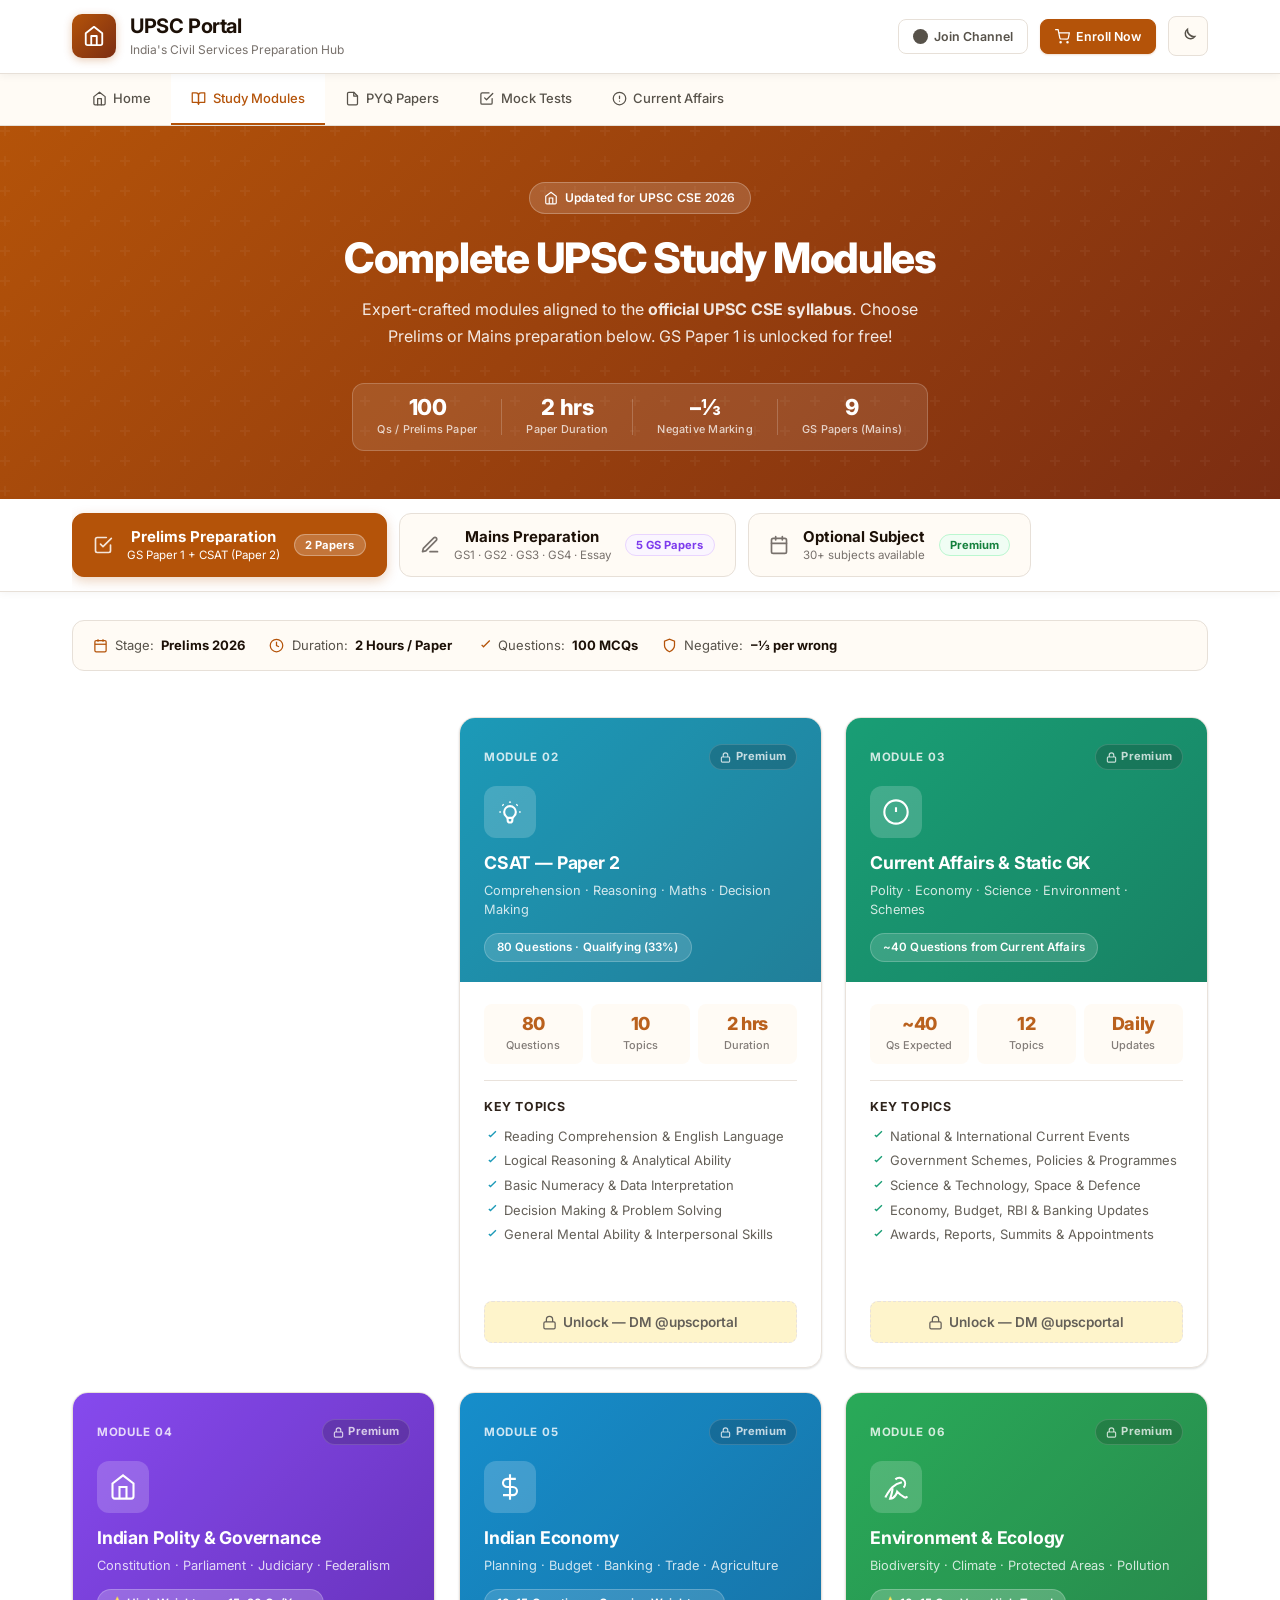
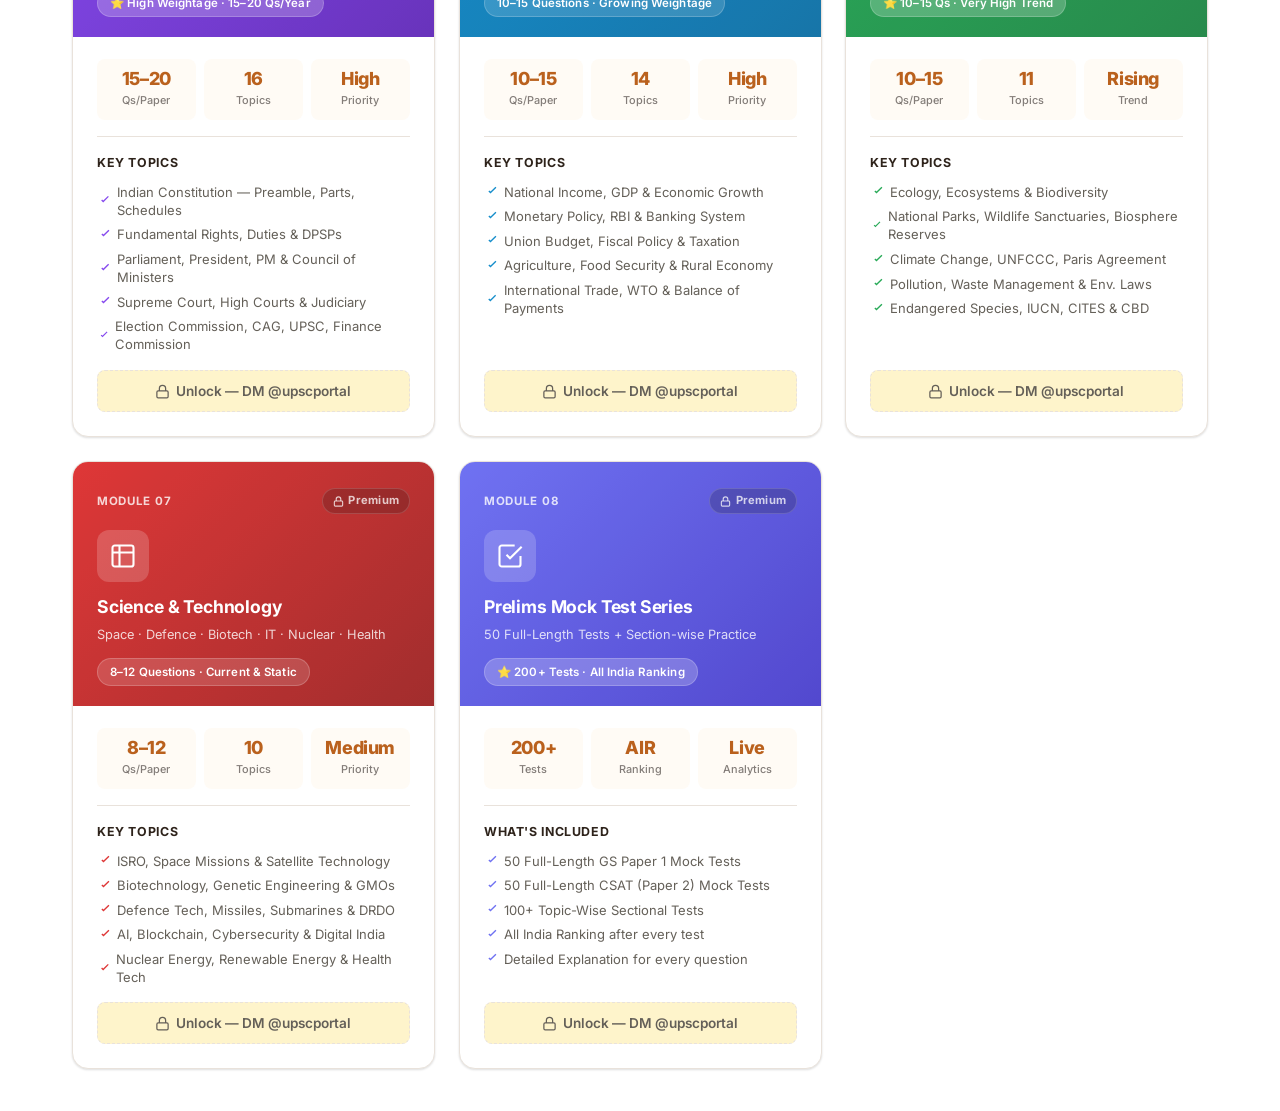
<file: modules (2).html>
<!DOCTYPE html>
<html lang="en">
<head>
  <meta charset="UTF-8"/>
  <meta name="viewport" content="width=device-width, initial-scale=1.0"/>
  <title>Study Modules — UPSC Civil Services Portal</title>
  <meta name="description" content="Complete UPSC study modules — GS Paper 1, 2, 3, 4, CSAT, Essay, Optional Subject & Interview Prep. Prelims and Mains both covered."/>
  <link rel="preconnect" href="https://fonts.googleapis.com"/>
  <link rel="preconnect" href="https://fonts.gstatic.com" crossorigin/>
  <link href="https://fonts.googleapis.com/css2?family=Inter:wght@400;500;600;700;800&display=swap" rel="stylesheet"/>
  <link rel="stylesheet" href="https://cdnjs.cloudflare.com/ajax/libs/font-awesome/6.4.0/css/all.min.css"/>
  <link rel="stylesheet" href="styling.css"/>
  <link rel="stylesheet" href="modules.css"/>
</head>
<body class="ready">

<!-- ── HEADER ─────────────────────────────── -->
<header class="header">
  <div class="container">
    <div class="header-content">
      <div class="logo-section">
        <a href="index.html" class="logo">
          <svg viewBox="0 0 24 24" fill="none" stroke="currentColor" stroke-width="2" stroke-linecap="round" stroke-linejoin="round">
            <path d="M3 9l9-7 9 7v11a2 2 0 0 1-2 2H5a2 2 0 0 1-2-2z"/>
            <polyline points="9 22 9 12 15 12 15 22"/>
          </svg>
        </a>
        <div class="brand-text">
          <h1>UPSC Portal</h1>
          <p>India's Civil Services Preparation Hub</p>
        </div>
      </div>
      <div class="header-actions">
        <a href="https://t.me/upscportal" target="_blank" rel="noopener" class="btn btn-ghost btn-sm">
          <svg viewBox="0 0 24 24" fill="currentColor"><path d="M11.944 0A12 12 0 0 0 0 12a12 12 0 0 0 12 12 12 12 0 0 0 12-12A12 12 0 0 0 12 0z"/></svg>
          <span>Join Channel</span>
        </a>
        <a href="https://t.me/upscportal" target="_blank" rel="noopener" class="btn btn-primary btn-sm">
          <svg viewBox="0 0 24 24" fill="none" stroke="currentColor" stroke-width="2" stroke-linecap="round" stroke-linejoin="round">
            <circle cx="9" cy="21" r="1"/><circle cx="20" cy="21" r="1"/>
            <path d="M1 1h4l2.68 13.39a2 2 0 0 0 2 1.61h9.72a2 2 0 0 0 2-1.61L23 6H6"/>
          </svg>
          Enroll Now
        </a>
        <button class="theme-toggle" id="themeToggle" aria-label="Toggle Dark Mode">
          <svg viewBox="0 0 24 24" fill="none">
            <path d="M21 12.79A9 9 0 0111.21 3 7 7 0 1021 12.79z" stroke="currentColor" stroke-width="2"/>
          </svg>
        </button>
      </div>
    </div>
  </div>
</header>

<!-- ── NAV ────────────────────────────────── -->
<nav class="nav">
  <div class="container">
    <div class="nav-container">
      <a href="index.html" class="nav-link">
        <svg viewBox="0 0 24 24" fill="none" stroke="currentColor" stroke-width="2" stroke-linecap="round" stroke-linejoin="round" style="width:15px;height:15px"><path d="M3 9l9-7 9 7v11a2 2 0 0 1-2 2H5a2 2 0 0 1-2-2z"/><polyline points="9 22 9 12 15 12 15 22"/></svg>
        Home
      </a>
      <a href="modules.html" class="nav-link active">
        <svg viewBox="0 0 24 24" fill="none" stroke="currentColor" stroke-width="2" stroke-linecap="round" stroke-linejoin="round" style="width:15px;height:15px"><path d="M2 3h6a4 4 0 0 1 4 4v14a3 3 0 0 0-3-3H2z"/><path d="M22 3h-6a4 4 0 0 0-4 4v14a3 3 0 0 1 3-3h7z"/></svg>
        Study Modules
      </a>
      <a href="index.html#pyq" class="nav-link">
        <svg viewBox="0 0 24 24" fill="none" stroke="currentColor" stroke-width="2" stroke-linecap="round" stroke-linejoin="round" style="width:15px;height:15px"><path d="M14 2H6a2 2 0 0 0-2 2v16a2 2 0 0 0 2 2h12a2 2 0 0 0 2-2V8z"/><polyline points="14 2 14 8 20 8"/></svg>
        PYQ Papers
      </a>
      <a href="index.html#tests" class="nav-link">
        <svg viewBox="0 0 24 24" fill="none" stroke="currentColor" stroke-width="2" stroke-linecap="round" stroke-linejoin="round" style="width:15px;height:15px"><path d="M9 11l3 3L22 4"/><path d="M21 12v7a2 2 0 0 1-2 2H5a2 2 0 0 1-2-2V5a2 2 0 0 1 2-2h11"/></svg>
        Mock Tests
      </a>
      <a href="index.html#current-affairs" class="nav-link">
        <svg viewBox="0 0 24 24" fill="none" stroke="currentColor" stroke-width="2" stroke-linecap="round" stroke-linejoin="round" style="width:15px;height:15px"><circle cx="12" cy="12" r="10"/><line x1="12" y1="8" x2="12" y2="12"/><line x1="12" y1="16" x2="12.01" y2="16"/></svg>
        Current Affairs
      </a>
    </div>
  </div>
</nav>

<!-- ── HERO ───────────────────────────────── -->
<section class="modules-hero">
  <div class="container">
    <div class="modules-hero-inner">
      <div class="modules-hero-badge">
        <svg viewBox="0 0 24 24" fill="none" stroke="currentColor" stroke-width="2" style="width:14px;height:14px"><path d="M3 9l9-7 9 7v11a2 2 0 0 1-2 2H5a2 2 0 0 1-2-2z"/><polyline points="9 22 9 12 15 12 15 22"/></svg>
        Updated for UPSC CSE 2026
      </div>
      <h2>Complete UPSC Study Modules</h2>
      <p>Expert-crafted modules aligned to the <strong>official UPSC CSE syllabus</strong>. Choose Prelims or Mains preparation below. GS Paper 1 is unlocked for free!</p>

      <div class="modules-hero-stats">
        <div class="mhs-stat">
          <span class="mhs-num">100</span>
          <span class="mhs-lbl">Qs / Prelims Paper</span>
        </div>
        <div class="mhs-divider"></div>
        <div class="mhs-stat">
          <span class="mhs-num">2 hrs</span>
          <span class="mhs-lbl">Paper Duration</span>
        </div>
        <div class="mhs-divider"></div>
        <div class="mhs-stat">
          <span class="mhs-num">–⅓</span>
          <span class="mhs-lbl">Negative Marking</span>
        </div>
        <div class="mhs-divider"></div>
        <div class="mhs-stat">
          <span class="mhs-num">9</span>
          <span class="mhs-lbl">GS Papers (Mains)</span>
        </div>
      </div>
    </div>
  </div>
</section>

<!-- ── STAGE TABS ─────────────────────────── -->
<div class="programme-tabs-wrap">
  <div class="container">
    <div class="programme-tabs" role="tablist">
      <button class="ptab active" id="tab-prelims" role="tab" aria-selected="true" aria-controls="panel-prelims" data-tab="prelims">
        <svg viewBox="0 0 24 24" fill="none" stroke="currentColor" stroke-width="2" stroke-linecap="round" stroke-linejoin="round"><path d="M9 11l3 3L22 4"/><path d="M21 12v7a2 2 0 0 1-2 2H5a2 2 0 0 1-2-2V5a2 2 0 0 1 2-2h11"/></svg>
        <div>
          <span class="ptab-title">Prelims Preparation</span>
          <span class="ptab-sub">GS Paper 1 + CSAT (Paper 2)</span>
        </div>
        <span class="ptab-badge">2 Papers</span>
      </button>
      <button class="ptab" id="tab-mains" role="tab" aria-selected="false" aria-controls="panel-mains" data-tab="mains">
        <svg viewBox="0 0 24 24" fill="none" stroke="currentColor" stroke-width="2" stroke-linecap="round" stroke-linejoin="round"><path d="M12 20h9"/><path d="M16.5 3.5a2.121 2.121 0 0 1 3 3L7 19l-4 1 1-4L16.5 3.5z"/></svg>
        <div>
          <span class="ptab-title">Mains Preparation</span>
          <span class="ptab-sub">GS1 · GS2 · GS3 · GS4 · Essay</span>
        </div>
        <span class="ptab-badge ptab-badge-purple">5 GS Papers</span>
      </button>
      <button class="ptab" id="tab-optional" role="tab" aria-selected="false" aria-controls="panel-optional" data-tab="optional">
        <svg viewBox="0 0 24 24" fill="none" stroke="currentColor" stroke-width="2" stroke-linecap="round" stroke-linejoin="round"><rect x="3" y="4" width="18" height="18" rx="2" ry="2"/><line x1="16" y1="2" x2="16" y2="6"/><line x1="8" y1="2" x2="8" y2="6"/><line x1="3" y1="10" x2="21" y2="10"/></svg>
        <div>
          <span class="ptab-title">Optional Subject</span>
          <span class="ptab-sub">30+ subjects available</span>
        </div>
        <span class="ptab-badge ptab-badge-green">Premium</span>
      </button>
    </div>
  </div>
</div>

<!-- ══════════════════════════════════════════
     PRELIMS PANEL
     ══════════════════════════════════════════ -->
<div id="panel-prelims" class="modules-panel active" role="tabpanel" aria-labelledby="tab-prelims">
  <div class="container">

    <div class="exam-info-bar">
      <div class="eib-item">
        <svg viewBox="0 0 24 24" fill="none" stroke="currentColor" stroke-width="2"><rect x="3" y="4" width="18" height="18" rx="2"/><line x1="16" y1="2" x2="16" y2="6"/><line x1="8" y1="2" x2="8" y2="6"/><line x1="3" y1="10" x2="21" y2="10"/></svg>
        Stage: <strong>Prelims 2026</strong>
      </div>
      <div class="eib-item">
        <svg viewBox="0 0 24 24" fill="none" stroke="currentColor" stroke-width="2"><circle cx="12" cy="12" r="10"/><polyline points="12 6 12 12 16 14"/></svg>
        Duration: <strong>2 Hours / Paper</strong>
      </div>
      <div class="eib-item">
        <svg viewBox="0 0 24 24" fill="none" stroke="currentColor" stroke-width="2"><path d="M9 11l3 3L22 4"/></svg>
        Questions: <strong>100 MCQs</strong>
      </div>
      <div class="eib-item">
        <svg viewBox="0 0 24 24" fill="none" stroke="currentColor" stroke-width="2"><path d="M12 22s8-4 8-10V5l-8-3-8 3v7c0 6 8 10 8 10z"/></svg>
        Negative: <strong>–⅓ per wrong</strong>
      </div>
    </div>

    <div class="modules-grid">

      <!-- MODULE 01: GS Paper 1 — UNLOCKED ✅ -->
      <div class="mod-card unlocked fade-in">
        <div class="mod-header" style="background:linear-gradient(135deg,#b45309,#7c2d12)">
          <div class="mod-header-top">
            <span class="mod-num">Module 01</span>
            <span class="mod-status open">
              <svg viewBox="0 0 24 24" fill="none" stroke="currentColor" stroke-width="2.5" style="width:11px;height:11px"><path d="M9 11l3 3L22 4"/></svg>
              Free Access
            </span>
          </div>
          <div class="mod-icon-wrap">
            <svg viewBox="0 0 24 24" fill="none" stroke="currentColor" stroke-width="1.8" style="width:28px;height:28px"><circle cx="12" cy="12" r="10"/><line x1="2" y1="12" x2="22" y2="12"/><path d="M12 2a15.3 15.3 0 0 1 4 10 15.3 15.3 0 0 1-4 10 15.3 15.3 0 0 1-4-10 15.3 15.3 0 0 1 4-10z"/></svg>
          </div>
          <h3>General Studies Paper 1</h3>
          <p>History · Geography · Art & Culture · Society · Environment</p>
          <div class="mod-qs-badge">100 Questions · Prelims GS Paper 1</div>
        </div>
        <div class="mod-body">
          <div class="mod-stats-row">
            <div class="ms-item"><span class="ms-val">100</span><span class="ms-lbl">Questions</span></div>
            <div class="ms-item"><span class="ms-val">18</span><span class="ms-lbl">Topics</span></div>
            <div class="ms-item"><span class="ms-val">2 hrs</span><span class="ms-lbl">Duration</span></div>
          </div>
          <div class="mod-topics">
            <p class="mod-topics-label">Key Topics</p>
            <ul>
              <li><svg viewBox="0 0 24 24" fill="none" stroke="currentColor" stroke-width="2.5" style="width:13px;height:13px;color:#16a34a"><path d="M9 11l3 3L22 4"/></svg>Ancient, Medieval & Modern Indian History</li>
              <li><svg viewBox="0 0 24 24" fill="none" stroke="currentColor" stroke-width="2.5" style="width:13px;height:13px;color:#16a34a"><path d="M9 11l3 3L22 4"/></svg>Indian National Movement & Freedom Struggle</li>
              <li><svg viewBox="0 0 24 24" fill="none" stroke="currentColor" stroke-width="2.5" style="width:13px;height:13px;color:#16a34a"><path d="M9 11l3 3L22 4"/></svg>Indian & World Geography — Physical, Social, Economic</li>
              <li><svg viewBox="0 0 24 24" fill="none" stroke="currentColor" stroke-width="2.5" style="width:13px;height:13px;color:#16a34a"><path d="M9 11l3 3L22 4"/></svg>Indian Society, Social Issues & Diversity</li>
              <li><svg viewBox="0 0 24 24" fill="none" stroke="currentColor" stroke-width="2.5" style="width:13px;height:13px;color:#16a34a"><path d="M9 11l3 3L22 4"/></svg>Art, Culture, Paintings, Architecture & Literature</li>
            </ul>
          </div>
          <div class="mod-actions">
            <a href="#" class="btn btn-primary btn-full">
              <svg viewBox="0 0 24 24" fill="none" stroke="currentColor" stroke-width="2" style="width:15px;height:15px"><polygon points="5 3 19 12 5 21 5 3"/></svg>
              Start Learning — Free
            </a>
          </div>
        </div>
      </div>

      <!-- MODULE 02: CSAT — LOCKED 🔒 -->
      <div class="mod-card locked fade-in" data-locked="CSAT — Paper 2 (Aptitude Test)">
        <div class="mod-header" style="background:linear-gradient(135deg,#0891b2,#0e7490)">
          <div class="mod-header-top">
            <span class="mod-num">Module 02</span>
            <span class="mod-status locked-badge">
              <svg viewBox="0 0 24 24" fill="none" stroke="currentColor" stroke-width="2.5" style="width:11px;height:11px"><rect x="3" y="11" width="18" height="11" rx="2" ry="2"/><path d="M7 11V7a5 5 0 0 1 10 0v4"/></svg>
              Premium
            </span>
          </div>
          <div class="mod-icon-wrap">
            <svg viewBox="0 0 24 24" fill="none" stroke="currentColor" stroke-width="1.8" style="width:28px;height:28px"><path d="M9.663 17h4.673M12 3v1m6.364 1.636l-.707.707M21 12h-1M4 12H3m3.343-5.657l-.707-.707m2.828 9.9a5 5 0 1 1 7.072 0l-.548.547A3.374 3.374 0 0 0 14 18.469V19a2 2 0 1 1-4 0v-.531c0-.895-.356-1.754-.988-2.386l-.548-.547z"/></svg>
          </div>
          <h3>CSAT — Paper 2</h3>
          <p>Comprehension · Reasoning · Maths · Decision Making</p>
          <div class="mod-qs-badge">80 Questions · Qualifying (33%)</div>
        </div>
        <div class="mod-body">
          <div class="mod-stats-row">
            <div class="ms-item"><span class="ms-val">80</span><span class="ms-lbl">Questions</span></div>
            <div class="ms-item"><span class="ms-val">10</span><span class="ms-lbl">Topics</span></div>
            <div class="ms-item"><span class="ms-val">2 hrs</span><span class="ms-lbl">Duration</span></div>
          </div>
          <div class="mod-topics">
            <p class="mod-topics-label">Key Topics</p>
            <ul>
              <li><svg viewBox="0 0 24 24" fill="none" stroke="currentColor" stroke-width="2.5" style="width:13px;height:13px;color:#0891b2"><path d="M9 11l3 3L22 4"/></svg>Reading Comprehension & English Language</li>
              <li><svg viewBox="0 0 24 24" fill="none" stroke="currentColor" stroke-width="2.5" style="width:13px;height:13px;color:#0891b2"><path d="M9 11l3 3L22 4"/></svg>Logical Reasoning & Analytical Ability</li>
              <li><svg viewBox="0 0 24 24" fill="none" stroke="currentColor" stroke-width="2.5" style="width:13px;height:13px;color:#0891b2"><path d="M9 11l3 3L22 4"/></svg>Basic Numeracy & Data Interpretation</li>
              <li><svg viewBox="0 0 24 24" fill="none" stroke="currentColor" stroke-width="2.5" style="width:13px;height:13px;color:#0891b2"><path d="M9 11l3 3L22 4"/></svg>Decision Making & Problem Solving</li>
              <li><svg viewBox="0 0 24 24" fill="none" stroke="currentColor" stroke-width="2.5" style="width:13px;height:13px;color:#0891b2"><path d="M9 11l3 3L22 4"/></svg>General Mental Ability & Interpersonal Skills</li>
            </ul>
          </div>
          <div class="mod-actions">
            <button class="btn btn-lock btn-full" data-locked="CSAT — Paper 2 (Aptitude Test)">
              <svg viewBox="0 0 24 24" fill="none" stroke="currentColor" stroke-width="2" style="width:15px;height:15px"><rect x="3" y="11" width="18" height="11" rx="2"/><path d="M7 11V7a5 5 0 0 1 10 0v4"/></svg>
              Unlock — DM @upscportal
            </button>
          </div>
        </div>
      </div>

      <!-- MODULE 03: Current Affairs — LOCKED 🔒 -->
      <div class="mod-card locked fade-in" data-locked="Current Affairs & Static GK (Prelims)">
        <div class="mod-header" style="background:linear-gradient(135deg,#059669,#047857)">
          <div class="mod-header-top">
            <span class="mod-num">Module 03</span>
            <span class="mod-status locked-badge">
              <svg viewBox="0 0 24 24" fill="none" stroke="currentColor" stroke-width="2.5" style="width:11px;height:11px"><rect x="3" y="11" width="18" height="11" rx="2" ry="2"/><path d="M7 11V7a5 5 0 0 1 10 0v4"/></svg>
              Premium
            </span>
          </div>
          <div class="mod-icon-wrap">
            <svg viewBox="0 0 24 24" fill="none" stroke="currentColor" stroke-width="1.8" style="width:28px;height:28px"><circle cx="12" cy="12" r="10"/><line x1="12" y1="8" x2="12" y2="12"/><line x1="12" y1="16" x2="12.01" y2="16"/></svg>
          </div>
          <h3>Current Affairs & Static GK</h3>
          <p>Polity · Economy · Science · Environment · Schemes</p>
          <div class="mod-qs-badge">~40 Questions from Current Affairs</div>
        </div>
        <div class="mod-body">
          <div class="mod-stats-row">
            <div class="ms-item"><span class="ms-val">~40</span><span class="ms-lbl">Qs Expected</span></div>
            <div class="ms-item"><span class="ms-val">12</span><span class="ms-lbl">Topics</span></div>
            <div class="ms-item"><span class="ms-val">Daily</span><span class="ms-lbl">Updates</span></div>
          </div>
          <div class="mod-topics">
            <p class="mod-topics-label">Key Topics</p>
            <ul>
              <li><svg viewBox="0 0 24 24" fill="none" stroke="currentColor" stroke-width="2.5" style="width:13px;height:13px;color:#059669"><path d="M9 11l3 3L22 4"/></svg>National & International Current Events</li>
              <li><svg viewBox="0 0 24 24" fill="none" stroke="currentColor" stroke-width="2.5" style="width:13px;height:13px;color:#059669"><path d="M9 11l3 3L22 4"/></svg>Government Schemes, Policies & Programmes</li>
              <li><svg viewBox="0 0 24 24" fill="none" stroke="currentColor" stroke-width="2.5" style="width:13px;height:13px;color:#059669"><path d="M9 11l3 3L22 4"/></svg>Science & Technology, Space & Defence</li>
              <li><svg viewBox="0 0 24 24" fill="none" stroke="currentColor" stroke-width="2.5" style="width:13px;height:13px;color:#059669"><path d="M9 11l3 3L22 4"/></svg>Economy, Budget, RBI & Banking Updates</li>
              <li><svg viewBox="0 0 24 24" fill="none" stroke="currentColor" stroke-width="2.5" style="width:13px;height:13px;color:#059669"><path d="M9 11l3 3L22 4"/></svg>Awards, Reports, Summits & Appointments</li>
            </ul>
          </div>
          <div class="mod-actions">
            <button class="btn btn-lock btn-full" data-locked="Current Affairs & Static GK (Prelims)">
              <svg viewBox="0 0 24 24" fill="none" stroke="currentColor" stroke-width="2" style="width:15px;height:15px"><rect x="3" y="11" width="18" height="11" rx="2"/><path d="M7 11V7a5 5 0 0 1 10 0v4"/></svg>
              Unlock — DM @upscportal
            </button>
          </div>
        </div>
      </div>

      <!-- MODULE 04: Polity — LOCKED 🔒 -->
      <div class="mod-card locked fade-in" data-locked="Indian Polity & Governance (Prelims)">
        <div class="mod-header" style="background:linear-gradient(135deg,#7c3aed,#5b21b6)">
          <div class="mod-header-top">
            <span class="mod-num">Module 04</span>
            <span class="mod-status locked-badge">
              <svg viewBox="0 0 24 24" fill="none" stroke="currentColor" stroke-width="2.5" style="width:11px;height:11px"><rect x="3" y="11" width="18" height="11" rx="2" ry="2"/><path d="M7 11V7a5 5 0 0 1 10 0v4"/></svg>
              Premium
            </span>
          </div>
          <div class="mod-icon-wrap">
            <svg viewBox="0 0 24 24" fill="none" stroke="currentColor" stroke-width="1.8" style="width:28px;height:28px"><path d="M3 9l9-7 9 7v11a2 2 0 0 1-2 2H5a2 2 0 0 1-2-2z"/><polyline points="9 22 9 12 15 12 15 22"/></svg>
          </div>
          <h3>Indian Polity & Governance</h3>
          <p>Constitution · Parliament · Judiciary · Federalism</p>
          <div class="mod-qs-badge exclusive-badge">⭐ High Weightage · 15–20 Qs/Year</div>
        </div>
        <div class="mod-body">
          <div class="mod-stats-row">
            <div class="ms-item"><span class="ms-val">15–20</span><span class="ms-lbl">Qs/Paper</span></div>
            <div class="ms-item"><span class="ms-val">16</span><span class="ms-lbl">Topics</span></div>
            <div class="ms-item"><span class="ms-val">High</span><span class="ms-lbl">Priority</span></div>
          </div>
          <div class="mod-topics">
            <p class="mod-topics-label">Key Topics</p>
            <ul>
              <li><svg viewBox="0 0 24 24" fill="none" stroke="currentColor" stroke-width="2.5" style="width:13px;height:13px;color:#7c3aed"><path d="M9 11l3 3L22 4"/></svg>Indian Constitution — Preamble, Parts, Schedules</li>
              <li><svg viewBox="0 0 24 24" fill="none" stroke="currentColor" stroke-width="2.5" style="width:13px;height:13px;color:#7c3aed"><path d="M9 11l3 3L22 4"/></svg>Fundamental Rights, Duties & DPSPs</li>
              <li><svg viewBox="0 0 24 24" fill="none" stroke="currentColor" stroke-width="2.5" style="width:13px;height:13px;color:#7c3aed"><path d="M9 11l3 3L22 4"/></svg>Parliament, President, PM & Council of Ministers</li>
              <li><svg viewBox="0 0 24 24" fill="none" stroke="currentColor" stroke-width="2.5" style="width:13px;height:13px;color:#7c3aed"><path d="M9 11l3 3L22 4"/></svg>Supreme Court, High Courts & Judiciary</li>
              <li><svg viewBox="0 0 24 24" fill="none" stroke="currentColor" stroke-width="2.5" style="width:13px;height:13px;color:#7c3aed"><path d="M9 11l3 3L22 4"/></svg>Election Commission, CAG, UPSC, Finance Commission</li>
            </ul>
          </div>
          <div class="mod-actions">
            <button class="btn btn-lock btn-full" data-locked="Indian Polity & Governance (Prelims)">
              <svg viewBox="0 0 24 24" fill="none" stroke="currentColor" stroke-width="2" style="width:15px;height:15px"><rect x="3" y="11" width="18" height="11" rx="2"/><path d="M7 11V7a5 5 0 0 1 10 0v4"/></svg>
              Unlock — DM @upscportal
            </button>
          </div>
        </div>
      </div>

      <!-- MODULE 05: Economy — LOCKED 🔒 -->
      <div class="mod-card locked fade-in" data-locked="Indian Economy (Prelims)">
        <div class="mod-header" style="background:linear-gradient(135deg,#0284c7,#0369a1)">
          <div class="mod-header-top">
            <span class="mod-num">Module 05</span>
            <span class="mod-status locked-badge">
              <svg viewBox="0 0 24 24" fill="none" stroke="currentColor" stroke-width="2.5" style="width:11px;height:11px"><rect x="3" y="11" width="18" height="11" rx="2" ry="2"/><path d="M7 11V7a5 5 0 0 1 10 0v4"/></svg>
              Premium
            </span>
          </div>
          <div class="mod-icon-wrap">
            <svg viewBox="0 0 24 24" fill="none" stroke="currentColor" stroke-width="1.8" style="width:28px;height:28px"><line x1="12" y1="1" x2="12" y2="23"/><path d="M17 5H9.5a3.5 3.5 0 0 0 0 7h5a3.5 3.5 0 0 1 0 7H6"/></svg>
          </div>
          <h3>Indian Economy</h3>
          <p>Planning · Budget · Banking · Trade · Agriculture</p>
          <div class="mod-qs-badge">10–15 Questions · Growing Weightage</div>
        </div>
        <div class="mod-body">
          <div class="mod-stats-row">
            <div class="ms-item"><span class="ms-val">10–15</span><span class="ms-lbl">Qs/Paper</span></div>
            <div class="ms-item"><span class="ms-val">14</span><span class="ms-lbl">Topics</span></div>
            <div class="ms-item"><span class="ms-val">High</span><span class="ms-lbl">Priority</span></div>
          </div>
          <div class="mod-topics">
            <p class="mod-topics-label">Key Topics</p>
            <ul>
              <li><svg viewBox="0 0 24 24" fill="none" stroke="currentColor" stroke-width="2.5" style="width:13px;height:13px;color:#0284c7"><path d="M9 11l3 3L22 4"/></svg>National Income, GDP & Economic Growth</li>
              <li><svg viewBox="0 0 24 24" fill="none" stroke="currentColor" stroke-width="2.5" style="width:13px;height:13px;color:#0284c7"><path d="M9 11l3 3L22 4"/></svg>Monetary Policy, RBI & Banking System</li>
              <li><svg viewBox="0 0 24 24" fill="none" stroke="currentColor" stroke-width="2.5" style="width:13px;height:13px;color:#0284c7"><path d="M9 11l3 3L22 4"/></svg>Union Budget, Fiscal Policy & Taxation</li>
              <li><svg viewBox="0 0 24 24" fill="none" stroke="currentColor" stroke-width="2.5" style="width:13px;height:13px;color:#0284c7"><path d="M9 11l3 3L22 4"/></svg>Agriculture, Food Security & Rural Economy</li>
              <li><svg viewBox="0 0 24 24" fill="none" stroke="currentColor" stroke-width="2.5" style="width:13px;height:13px;color:#0284c7"><path d="M9 11l3 3L22 4"/></svg>International Trade, WTO & Balance of Payments</li>
            </ul>
          </div>
          <div class="mod-actions">
            <button class="btn btn-lock btn-full" data-locked="Indian Economy (Prelims)">
              <svg viewBox="0 0 24 24" fill="none" stroke="currentColor" stroke-width="2" style="width:15px;height:15px"><rect x="3" y="11" width="18" height="11" rx="2"/><path d="M7 11V7a5 5 0 0 1 10 0v4"/></svg>
              Unlock — DM @upscportal
            </button>
          </div>
        </div>
      </div>

      <!-- MODULE 06: Environment — LOCKED 🔒 -->
      <div class="mod-card locked fade-in" data-locked="Environment & Ecology (Prelims)">
        <div class="mod-header" style="background:linear-gradient(135deg,#16a34a,#15803d)">
          <div class="mod-header-top">
            <span class="mod-num">Module 06</span>
            <span class="mod-status locked-badge">
              <svg viewBox="0 0 24 24" fill="none" stroke="currentColor" stroke-width="2.5" style="width:11px;height:11px"><rect x="3" y="11" width="18" height="11" rx="2" ry="2"/><path d="M7 11V7a5 5 0 0 1 10 0v4"/></svg>
              Premium
            </span>
          </div>
          <div class="mod-icon-wrap">
            <svg viewBox="0 0 24 24" fill="none" stroke="currentColor" stroke-width="1.8" style="width:28px;height:28px"><path d="M17 8C8 10 5.9 16.17 3.82 19.14a4 4 0 0 0-.82 1.86"/><path d="M21.66 20a2 2 0 0 1-2.73.67C15.5 18.83 13 16 13 16s-1.5 6-6 6c0 0 2-6.17 2-9"/><path d="M11.47 5.47a5 5 0 0 1 7.06 7.06"/></svg>
          </div>
          <h3>Environment & Ecology</h3>
          <p>Biodiversity · Climate · Protected Areas · Pollution</p>
          <div class="mod-qs-badge exclusive-badge">⭐ 10–15 Qs · Very High Trend</div>
        </div>
        <div class="mod-body">
          <div class="mod-stats-row">
            <div class="ms-item"><span class="ms-val">10–15</span><span class="ms-lbl">Qs/Paper</span></div>
            <div class="ms-item"><span class="ms-val">11</span><span class="ms-lbl">Topics</span></div>
            <div class="ms-item"><span class="ms-val">Rising</span><span class="ms-lbl">Trend</span></div>
          </div>
          <div class="mod-topics">
            <p class="mod-topics-label">Key Topics</p>
            <ul>
              <li><svg viewBox="0 0 24 24" fill="none" stroke="currentColor" stroke-width="2.5" style="width:13px;height:13px;color:#16a34a"><path d="M9 11l3 3L22 4"/></svg>Ecology, Ecosystems & Biodiversity</li>
              <li><svg viewBox="0 0 24 24" fill="none" stroke="currentColor" stroke-width="2.5" style="width:13px;height:13px;color:#16a34a"><path d="M9 11l3 3L22 4"/></svg>National Parks, Wildlife Sanctuaries, Biosphere Reserves</li>
              <li><svg viewBox="0 0 24 24" fill="none" stroke="currentColor" stroke-width="2.5" style="width:13px;height:13px;color:#16a34a"><path d="M9 11l3 3L22 4"/></svg>Climate Change, UNFCCC, Paris Agreement</li>
              <li><svg viewBox="0 0 24 24" fill="none" stroke="currentColor" stroke-width="2.5" style="width:13px;height:13px;color:#16a34a"><path d="M9 11l3 3L22 4"/></svg>Pollution, Waste Management & Env. Laws</li>
              <li><svg viewBox="0 0 24 24" fill="none" stroke="currentColor" stroke-width="2.5" style="width:13px;height:13px;color:#16a34a"><path d="M9 11l3 3L22 4"/></svg>Endangered Species, IUCN, CITES & CBD</li>
            </ul>
          </div>
          <div class="mod-actions">
            <button class="btn btn-lock btn-full" data-locked="Environment & Ecology (Prelims)">
              <svg viewBox="0 0 24 24" fill="none" stroke="currentColor" stroke-width="2" style="width:15px;height:15px"><rect x="3" y="11" width="18" height="11" rx="2"/><path d="M7 11V7a5 5 0 0 1 10 0v4"/></svg>
              Unlock — DM @upscportal
            </button>
          </div>
        </div>
      </div>

      <!-- MODULE 07: Science & Tech — LOCKED 🔒 -->
      <div class="mod-card locked fade-in" data-locked="Science & Technology (Prelims)">
        <div class="mod-header" style="background:linear-gradient(135deg,#dc2626,#991b1b)">
          <div class="mod-header-top">
            <span class="mod-num">Module 07</span>
            <span class="mod-status locked-badge">
              <svg viewBox="0 0 24 24" fill="none" stroke="currentColor" stroke-width="2.5" style="width:11px;height:11px"><rect x="3" y="11" width="18" height="11" rx="2" ry="2"/><path d="M7 11V7a5 5 0 0 1 10 0v4"/></svg>
              Premium
            </span>
          </div>
          <div class="mod-icon-wrap">
            <svg viewBox="0 0 24 24" fill="none" stroke="currentColor" stroke-width="1.8" style="width:28px;height:28px"><path d="M9 3H5a2 2 0 0 0-2 2v4m6-6h10a2 2 0 0 1 2 2v4M9 3v18m0 0h10a2 2 0 0 0 2-2V9M9 21H5a2 2 0 0 1-2-2V9m0 0h18"/></svg>
          </div>
          <h3>Science & Technology</h3>
          <p>Space · Defence · Biotech · IT · Nuclear · Health</p>
          <div class="mod-qs-badge">8–12 Questions · Current & Static</div>
        </div>
        <div class="mod-body">
          <div class="mod-stats-row">
            <div class="ms-item"><span class="ms-val">8–12</span><span class="ms-lbl">Qs/Paper</span></div>
            <div class="ms-item"><span class="ms-val">10</span><span class="ms-lbl">Topics</span></div>
            <div class="ms-item"><span class="ms-val">Medium</span><span class="ms-lbl">Priority</span></div>
          </div>
          <div class="mod-topics">
            <p class="mod-topics-label">Key Topics</p>
            <ul>
              <li><svg viewBox="0 0 24 24" fill="none" stroke="currentColor" stroke-width="2.5" style="width:13px;height:13px;color:#dc2626"><path d="M9 11l3 3L22 4"/></svg>ISRO, Space Missions & Satellite Technology</li>
              <li><svg viewBox="0 0 24 24" fill="none" stroke="currentColor" stroke-width="2.5" style="width:13px;height:13px;color:#dc2626"><path d="M9 11l3 3L22 4"/></svg>Biotechnology, Genetic Engineering & GMOs</li>
              <li><svg viewBox="0 0 24 24" fill="none" stroke="currentColor" stroke-width="2.5" style="width:13px;height:13px;color:#dc2626"><path d="M9 11l3 3L22 4"/></svg>Defence Tech, Missiles, Submarines & DRDO</li>
              <li><svg viewBox="0 0 24 24" fill="none" stroke="currentColor" stroke-width="2.5" style="width:13px;height:13px;color:#dc2626"><path d="M9 11l3 3L22 4"/></svg>AI, Blockchain, Cybersecurity & Digital India</li>
              <li><svg viewBox="0 0 24 24" fill="none" stroke="currentColor" stroke-width="2.5" style="width:13px;height:13px;color:#dc2626"><path d="M9 11l3 3L22 4"/></svg>Nuclear Energy, Renewable Energy & Health Tech</li>
            </ul>
          </div>
          <div class="mod-actions">
            <button class="btn btn-lock btn-full" data-locked="Science & Technology (Prelims)">
              <svg viewBox="0 0 24 24" fill="none" stroke="currentColor" stroke-width="2" style="width:15px;height:15px"><rect x="3" y="11" width="18" height="11" rx="2"/><path d="M7 11V7a5 5 0 0 1 10 0v4"/></svg>
              Unlock — DM @upscportal
            </button>
          </div>
        </div>
      </div>

      <!-- MODULE 08: Prelims Test Series — LOCKED 🔒 -->
      <div class="mod-card locked fade-in" data-locked="Prelims Full Mock Test Series">
        <div class="mod-header" style="background:linear-gradient(135deg,#6366f1,#4338ca)">
          <div class="mod-header-top">
            <span class="mod-num">Module 08</span>
            <span class="mod-status locked-badge">
              <svg viewBox="0 0 24 24" fill="none" stroke="currentColor" stroke-width="2.5" style="width:11px;height:11px"><rect x="3" y="11" width="18" height="11" rx="2" ry="2"/><path d="M7 11V7a5 5 0 0 1 10 0v4"/></svg>
              Premium
            </span>
          </div>
          <div class="mod-icon-wrap">
            <svg viewBox="0 0 24 24" fill="none" stroke="currentColor" stroke-width="1.8" style="width:28px;height:28px"><path d="M9 11l3 3L22 4"/><path d="M21 12v7a2 2 0 0 1-2 2H5a2 2 0 0 1-2-2V5a2 2 0 0 1 2-2h11"/></svg>
          </div>
          <h3>Prelims Mock Test Series</h3>
          <p>50 Full-Length Tests + Section-wise Practice</p>
          <div class="mod-qs-badge exclusive-badge">⭐ 200+ Tests · All India Ranking</div>
        </div>
        <div class="mod-body">
          <div class="mod-stats-row">
            <div class="ms-item"><span class="ms-val">200+</span><span class="ms-lbl">Tests</span></div>
            <div class="ms-item"><span class="ms-val">AIR</span><span class="ms-lbl">Ranking</span></div>
            <div class="ms-item"><span class="ms-val">Live</span><span class="ms-lbl">Analytics</span></div>
          </div>
          <div class="mod-topics">
            <p class="mod-topics-label">What's Included</p>
            <ul>
              <li><svg viewBox="0 0 24 24" fill="none" stroke="currentColor" stroke-width="2.5" style="width:13px;height:13px;color:#6366f1"><path d="M9 11l3 3L22 4"/></svg>50 Full-Length GS Paper 1 Mock Tests</li>
              <li><svg viewBox="0 0 24 24" fill="none" stroke="currentColor" stroke-width="2.5" style="width:13px;height:13px;color:#6366f1"><path d="M9 11l3 3L22 4"/></svg>50 Full-Length CSAT (Paper 2) Mock Tests</li>
              <li><svg viewBox="0 0 24 24" fill="none" stroke="currentColor" stroke-width="2.5" style="width:13px;height:13px;color:#6366f1"><path d="M9 11l3 3L22 4"/></svg>100+ Topic-Wise Sectional Tests</li>
              <li><svg viewBox="0 0 24 24" fill="none" stroke="currentColor" stroke-width="2.5" style="width:13px;height:13px;color:#6366f1"><path d="M9 11l3 3L22 4"/></svg>All India Ranking after every test</li>
              <li><svg viewBox="0 0 24 24" fill="none" stroke="currentColor" stroke-width="2.5" style="width:13px;height:13px;color:#6366f1"><path d="M9 11l3 3L22 4"/></svg>Detailed Explanation for every question</li>
            </ul>
          </div>
          <div class="mod-actions">
            <button class="btn btn-lock btn-full" data-locked="Prelims Full Mock Test Series">
              <svg viewBox="0 0 24 24" fill="none" stroke="currentColor" stroke-width="2" style="width:15px;height:15px"><rect x="3" y="11" width="18" height="11" rx="2"/><path d="M7 11V7a5 5 0 0 1 10 0v4"/></svg>
              Unlock — DM @upscportal
            </button>
          </div>
        </div>
      </div>

    </div><!-- /modules-grid prelims -->
  </div>
</div>

<!-- ══════════════════════════════════════════
     MAINS PANEL
     ══════════════════════════════════════════ -->
<div id="panel-mains" class="modules-panel" role="tabpanel" aria-labelledby="tab-mains">
  <div class="container">

    <div class="exam-info-bar">
      <div class="eib-item">
        <svg viewBox="0 0 24 24" fill="none" stroke="currentColor" stroke-width="2"><rect x="3" y="4" width="18" height="18" rx="2"/><line x1="16" y1="2" x2="16" y2="6"/><line x1="8" y1="2" x2="8" y2="6"/><line x1="3" y1="10" x2="21" y2="10"/></svg>
        Stage: <strong>Mains 2026</strong>
      </div>
      <div class="eib-item">
        <svg viewBox="0 0 24 24" fill="none" stroke="currentColor" stroke-width="2"><circle cx="12" cy="12" r="10"/><polyline points="12 6 12 12 16 14"/></svg>
        Duration: <strong>3 Hours / Paper</strong>
      </div>
      <div class="eib-item">
        <svg viewBox="0 0 24 24" fill="none" stroke="currentColor" stroke-width="2"><path d="M9 11l3 3L22 4"/></svg>
        Total Marks: <strong>1750 Marks</strong>
      </div>
      <div class="eib-item">
        <svg viewBox="0 0 24 24" fill="none" stroke="currentColor" stroke-width="2"><path d="M12 20h9"/><path d="M16.5 3.5a2.121 2.121 0 0 1 3 3L7 19l-4 1 1-4L16.5 3.5z"/></svg>
        Format: <strong>Descriptive (No MCQ)</strong>
      </div>
    </div>

    <div class="modules-grid">

      <!-- MAINS M1: GS Paper 1 — LOCKED 🔒 -->
      <div class="mod-card locked fade-in" data-locked="Mains GS Paper 1 — History, Geography & Society">
        <div class="mod-header" style="background:linear-gradient(135deg,#b45309,#7c2d12)">
          <div class="mod-header-top">
            <span class="mod-num">GS Paper 1</span>
            <span class="mod-status locked-badge">
              <svg viewBox="0 0 24 24" fill="none" stroke="currentColor" stroke-width="2.5" style="width:11px;height:11px"><rect x="3" y="11" width="18" height="11" rx="2" ry="2"/><path d="M7 11V7a5 5 0 0 1 10 0v4"/></svg>
              Premium
            </span>
          </div>
          <div class="mod-icon-wrap">
            <svg viewBox="0 0 24 24" fill="none" stroke="currentColor" stroke-width="1.8" style="width:28px;height:28px"><circle cx="12" cy="12" r="10"/><line x1="2" y1="12" x2="22" y2="12"/><path d="M12 2a15.3 15.3 0 0 1 4 10 15.3 15.3 0 0 1-4 10 15.3 15.3 0 0 1-4-10 15.3 15.3 0 0 1 4-10z"/></svg>
          </div>
          <h3>Mains GS Paper 1</h3>
          <p>History · Indian Heritage · Geography · Society</p>
          <div class="mod-qs-badge">250 Marks · 20 Questions</div>
        </div>
        <div class="mod-body">
          <div class="mod-stats-row">
            <div class="ms-item"><span class="ms-val">250</span><span class="ms-lbl">Marks</span></div>
            <div class="ms-item"><span class="ms-val">20</span><span class="ms-lbl">Questions</span></div>
            <div class="ms-item"><span class="ms-val">3 hrs</span><span class="ms-lbl">Duration</span></div>
          </div>
          <div class="mod-topics">
            <p class="mod-topics-label">Key Topics</p>
            <ul>
              <li><svg viewBox="0 0 24 24" fill="none" stroke="currentColor" stroke-width="2.5" style="width:13px;height:13px;color:#b45309"><path d="M9 11l3 3L22 4"/></svg>Indian Culture — Fine Arts, Classical Dances, Music</li>
              <li><svg viewBox="0 0 24 24" fill="none" stroke="currentColor" stroke-width="2.5" style="width:13px;height:13px;color:#b45309"><path d="M9 11l3 3L22 4"/></svg>Modern Indian History & World History</li>
              <li><svg viewBox="0 0 24 24" fill="none" stroke="currentColor" stroke-width="2.5" style="width:13px;height:13px;color:#b45309"><path d="M9 11l3 3L22 4"/></svg>Indian Geography — Resources, Disasters, Urbanisation</li>
              <li><svg viewBox="0 0 24 24" fill="none" stroke="currentColor" stroke-width="2.5" style="width:13px;height:13px;color:#b45309"><path d="M9 11l3 3L22 4"/></svg>Indian Society — Diversity, Women, Globalisation</li>
              <li><svg viewBox="0 0 24 24" fill="none" stroke="currentColor" stroke-width="2.5" style="width:13px;height:13px;color:#b45309"><path d="M9 11l3 3L22 4"/></svg>Answer Writing Practice + Model Answers</li>
            </ul>
          </div>
          <div class="mod-actions">
            <button class="btn btn-lock btn-full" data-locked="Mains GS Paper 1 — History, Geography & Society">
              <svg viewBox="0 0 24 24" fill="none" stroke="currentColor" stroke-width="2" style="width:15px;height:15px"><rect x="3" y="11" width="18" height="11" rx="2"/><path d="M7 11V7a5 5 0 0 1 10 0v4"/></svg>
              Unlock — DM @upscportal
            </button>
          </div>
        </div>
      </div>

      <!-- MAINS M2: GS Paper 2 — LOCKED 🔒 -->
      <div class="mod-card locked fade-in" data-locked="Mains GS Paper 2 — Governance, Polity & IR">
        <div class="mod-header" style="background:linear-gradient(135deg,#7c3aed,#5b21b6)">
          <div class="mod-header-top">
            <span class="mod-num">GS Paper 2</span>
            <span class="mod-status locked-badge">
              <svg viewBox="0 0 24 24" fill="none" stroke="currentColor" stroke-width="2.5" style="width:11px;height:11px"><rect x="3" y="11" width="18" height="11" rx="2" ry="2"/><path d="M7 11V7a5 5 0 0 1 10 0v4"/></svg>
              Premium
            </span>
          </div>
          <div class="mod-icon-wrap">
            <svg viewBox="0 0 24 24" fill="none" stroke="currentColor" stroke-width="1.8" style="width:28px;height:28px"><path d="M3 9l9-7 9 7v11a2 2 0 0 1-2 2H5a2 2 0 0 1-2-2z"/><polyline points="9 22 9 12 15 12 15 22"/></svg>
          </div>
          <h3>Mains GS Paper 2</h3>
          <p>Polity · Governance · Social Justice · International Relations</p>
          <div class="mod-qs-badge">250 Marks · 20 Questions</div>
        </div>
        <div class="mod-body">
          <div class="mod-stats-row">
            <div class="ms-item"><span class="ms-val">250</span><span class="ms-lbl">Marks</span></div>
            <div class="ms-item"><span class="ms-val">20</span><span class="ms-lbl">Questions</span></div>
            <div class="ms-item"><span class="ms-val">3 hrs</span><span class="ms-lbl">Duration</span></div>
          </div>
          <div class="mod-topics">
            <p class="mod-topics-label">Key Topics</p>
            <ul>
              <li><svg viewBox="0 0 24 24" fill="none" stroke="currentColor" stroke-width="2.5" style="width:13px;height:13px;color:#7c3aed"><path d="M9 11l3 3L22 4"/></svg>Indian Constitution — Amendments, Provisions</li>
              <li><svg viewBox="0 0 24 24" fill="none" stroke="currentColor" stroke-width="2.5" style="width:13px;height:13px;color:#7c3aed"><path d="M9 11l3 3L22 4"/></svg>Governance, Transparency & E-Governance</li>
              <li><svg viewBox="0 0 24 24" fill="none" stroke="currentColor" stroke-width="2.5" style="width:13px;height:13px;color:#7c3aed"><path d="M9 11l3 3L22 4"/></svg>Social Justice, Welfare Schemes & Inclusion</li>
              <li><svg viewBox="0 0 24 24" fill="none" stroke="currentColor" stroke-width="2.5" style="width:13px;height:13px;color:#7c3aed"><path d="M9 11l3 3L22 4"/></svg>India's Foreign Policy & Bilateral Relations</li>
              <li><svg viewBox="0 0 24 24" fill="none" stroke="currentColor" stroke-width="2.5" style="width:13px;height:13px;color:#7c3aed"><path d="M9 11l3 3L22 4"/></svg>International Organisations — UN, WTO, IMF, SAARC</li>
            </ul>
          </div>
          <div class="mod-actions">
            <button class="btn btn-lock btn-full" data-locked="Mains GS Paper 2 — Governance, Polity & IR">
              <svg viewBox="0 0 24 24" fill="none" stroke="currentColor" stroke-width="2" style="width:15px;height:15px"><rect x="3" y="11" width="18" height="11" rx="2"/><path d="M7 11V7a5 5 0 0 1 10 0v4"/></svg>
              Unlock — DM @upscportal
            </button>
          </div>
        </div>
      </div>

      <!-- MAINS M3: GS Paper 3 — LOCKED 🔒 -->
      <div class="mod-card locked fade-in" data-locked="Mains GS Paper 3 — Economy, Environment & Security">
        <div class="mod-header" style="background:linear-gradient(135deg,#0284c7,#0369a1)">
          <div class="mod-header-top">
            <span class="mod-num">GS Paper 3</span>
            <span class="mod-status locked-badge">
              <svg viewBox="0 0 24 24" fill="none" stroke="currentColor" stroke-width="2.5" style="width:11px;height:11px"><rect x="3" y="11" width="18" height="11" rx="2" ry="2"/><path d="M7 11V7a5 5 0 0 1 10 0v4"/></svg>
              Premium
            </span>
          </div>
          <div class="mod-icon-wrap">
            <svg viewBox="0 0 24 24" fill="none" stroke="currentColor" stroke-width="1.8" style="width:28px;height:28px"><polyline points="22 12 18 12 15 21 9 3 6 12 2 12"/></svg>
          </div>
          <h3>Mains GS Paper 3</h3>
          <p>Economy · Environment · Technology · Security</p>
          <div class="mod-qs-badge">250 Marks · 20 Questions</div>
        </div>
        <div class="mod-body">
          <div class="mod-stats-row">
            <div class="ms-item"><span class="ms-val">250</span><span class="ms-lbl">Marks</span></div>
            <div class="ms-item"><span class="ms-val">20</span><span class="ms-lbl">Questions</span></div>
            <div class="ms-item"><span class="ms-val">3 hrs</span><span class="ms-lbl">Duration</span></div>
          </div>
          <div class="mod-topics">
            <p class="mod-topics-label">Key Topics</p>
            <ul>
              <li><svg viewBox="0 0 24 24" fill="none" stroke="currentColor" stroke-width="2.5" style="width:13px;height:13px;color:#0284c7"><path d="M9 11l3 3L22 4"/></svg>Indian Economy — Planning, Growth & Development</li>
              <li><svg viewBox="0 0 24 24" fill="none" stroke="currentColor" stroke-width="2.5" style="width:13px;height:13px;color:#0284c7"><path d="M9 11l3 3L22 4"/></svg>Agriculture, Land Reforms & Food Management</li>
              <li><svg viewBox="0 0 24 24" fill="none" stroke="currentColor" stroke-width="2.5" style="width:13px;height:13px;color:#0284c7"><path d="M9 11l3 3L22 4"/></svg>Science, Technology & Innovation</li>
              <li><svg viewBox="0 0 24 24" fill="none" stroke="currentColor" stroke-width="2.5" style="width:13px;height:13px;color:#0284c7"><path d="M9 11l3 3L22 4"/></svg>Environmental Conservation & Disaster Management</li>
              <li><svg viewBox="0 0 24 24" fill="none" stroke="currentColor" stroke-width="2.5" style="width:13px;height:13px;color:#0284c7"><path d="M9 11l3 3L22 4"/></svg>Internal Security — Terrorism, Extremism, Cybersecurity</li>
            </ul>
          </div>
          <div class="mod-actions">
            <button class="btn btn-lock btn-full" data-locked="Mains GS Paper 3 — Economy, Environment & Security">
              <svg viewBox="0 0 24 24" fill="none" stroke="currentColor" stroke-width="2" style="width:15px;height:15px"><rect x="3" y="11" width="18" height="11" rx="2"/><path d="M7 11V7a5 5 0 0 1 10 0v4"/></svg>
              Unlock — DM @upscportal
            </button>
          </div>
        </div>
      </div>

      <!-- MAINS M4: GS Paper 4 Ethics — LOCKED 🔒 -->
      <div class="mod-card locked fade-in" data-locked="Mains GS Paper 4 — Ethics, Integrity & Aptitude">
        <div class="mod-header" style="background:linear-gradient(135deg,#d97706,#b45309)">
          <div class="mod-header-top">
            <span class="mod-num">GS Paper 4</span>
            <span class="mod-status locked-badge">
              <svg viewBox="0 0 24 24" fill="none" stroke="currentColor" stroke-width="2.5" style="width:11px;height:11px"><rect x="3" y="11" width="18" height="11" rx="2" ry="2"/><path d="M7 11V7a5 5 0 0 1 10 0v4"/></svg>
              Premium
            </span>
          </div>
          <div class="mod-icon-wrap">
            <svg viewBox="0 0 24 24" fill="none" stroke="currentColor" stroke-width="1.8" style="width:28px;height:28px"><polygon points="12 2 15.09 8.26 22 9.27 17 14.14 18.18 21.02 12 17.77 5.82 21.02 7 14.14 2 9.27 8.91 8.26 12 2"/></svg>
          </div>
          <h3>Mains GS Paper 4</h3>
          <p>Ethics · Integrity · Case Studies · Attitude</p>
          <div class="mod-qs-badge exclusive-badge">⭐ 250 Marks · Most Scoring Paper</div>
        </div>
        <div class="mod-body">
          <div class="mod-stats-row">
            <div class="ms-item"><span class="ms-val">250</span><span class="ms-lbl">Marks</span></div>
            <div class="ms-item"><span class="ms-val">12</span><span class="ms-lbl">Questions</span></div>
            <div class="ms-item"><span class="ms-val">3 hrs</span><span class="ms-lbl">Duration</span></div>
          </div>
          <div class="mod-topics">
            <p class="mod-topics-label">Key Topics</p>
            <ul>
              <li><svg viewBox="0 0 24 24" fill="none" stroke="currentColor" stroke-width="2.5" style="width:13px;height:13px;color:#d97706"><path d="M9 11l3 3L22 4"/></svg>Ethics & Human Interface — Thinkers & Philosophers</li>
              <li><svg viewBox="0 0 24 24" fill="none" stroke="currentColor" stroke-width="2.5" style="width:13px;height:13px;color:#d97706"><path d="M9 11l3 3L22 4"/></svg>Attitude, Emotional Intelligence & Motivation</li>
              <li><svg viewBox="0 0 24 24" fill="none" stroke="currentColor" stroke-width="2.5" style="width:13px;height:13px;color:#d97706"><path d="M9 11l3 3L22 4"/></svg>Public Service Values & Integrity</li>
              <li><svg viewBox="0 0 24 24" fill="none" stroke="currentColor" stroke-width="2.5" style="width:13px;height:13px;color:#d97706"><path d="M9 11l3 3L22 4"/></svg>Case Studies — 6 Case Studies (125 Marks)</li>
              <li><svg viewBox="0 0 24 24" fill="none" stroke="currentColor" stroke-width="2.5" style="width:13px;height:13px;color:#d97706"><path d="M9 11l3 3L22 4"/></svg>Corruption, Governance & Probity in Public Life</li>
            </ul>
          </div>
          <div class="mod-actions">
            <button class="btn btn-lock btn-full" data-locked="Mains GS Paper 4 — Ethics, Integrity & Aptitude">
              <svg viewBox="0 0 24 24" fill="none" stroke="currentColor" stroke-width="2" style="width:15px;height:15px"><rect x="3" y="11" width="18" height="11" rx="2"/><path d="M7 11V7a5 5 0 0 1 10 0v4"/></svg>
              Unlock — DM @upscportal
            </button>
          </div>
        </div>
      </div>

      <!-- MAINS M5: Essay — LOCKED 🔒 -->
      <div class="mod-card locked fade-in" data-locked="Essay Paper — Writing Skills & Structure">
        <div class="mod-header" style="background:linear-gradient(135deg,#dc2626,#991b1b)">
          <div class="mod-header-top">
            <span class="mod-num">Essay Paper</span>
            <span class="mod-status locked-badge">
              <svg viewBox="0 0 24 24" fill="none" stroke="currentColor" stroke-width="2.5" style="width:11px;height:11px"><rect x="3" y="11" width="18" height="11" rx="2" ry="2"/><path d="M7 11V7a5 5 0 0 1 10 0v4"/></svg>
              Premium
            </span>
          </div>
          <div class="mod-icon-wrap">
            <svg viewBox="0 0 24 24" fill="none" stroke="currentColor" stroke-width="1.8" style="width:28px;height:28px"><path d="M11 4H4a2 2 0 0 0-2 2v14a2 2 0 0 0 2 2h14a2 2 0 0 0 2-2v-7"/><path d="M18.5 2.5a2.121 2.121 0 0 1 3 3L12 15l-4 1 1-4 9.5-9.5z"/></svg>
          </div>
          <h3>Essay Paper</h3>
          <p>Structure · Content · Language · Practice Essays</p>
          <div class="mod-qs-badge">250 Marks · 2 Essays (1000–1200 words each)</div>
        </div>
        <div class="mod-body">
          <div class="mod-stats-row">
            <div class="ms-item"><span class="ms-val">250</span><span class="ms-lbl">Marks</span></div>
            <div class="ms-item"><span class="ms-val">2</span><span class="ms-lbl">Essays</span></div>
            <div class="ms-item"><span class="ms-val">3 hrs</span><span class="ms-lbl">Duration</span></div>
          </div>
          <div class="mod-topics">
            <p class="mod-topics-label">What's Included</p>
            <ul>
              <li><svg viewBox="0 0 24 24" fill="none" stroke="currentColor" stroke-width="2.5" style="width:13px;height:13px;color:#dc2626"><path d="M9 11l3 3L22 4"/></svg>Essay Writing Techniques & Structure</li>
              <li><svg viewBox="0 0 24 24" fill="none" stroke="currentColor" stroke-width="2.5" style="width:13px;height:13px;color:#dc2626"><path d="M9 11l3 3L22 4"/></svg>50+ Topic-wise Model Essays with Evaluation</li>
              <li><svg viewBox="0 0 24 24" fill="none" stroke="currentColor" stroke-width="2.5" style="width:13px;height:13px;color:#dc2626"><path d="M9 11l3 3L22 4"/></svg>Vocabulary, Idioms & Quotations for Essays</li>
              <li><svg viewBox="0 0 24 24" fill="none" stroke="currentColor" stroke-width="2.5" style="width:13px;height:13px;color:#dc2626"><path d="M9 11l3 3L22 4"/></svg>Previous Year Essays Analysis (2013–2024)</li>
              <li><svg viewBox="0 0 24 24" fill="none" stroke="currentColor" stroke-width="2.5" style="width:13px;height:13px;color:#dc2626"><path d="M9 11l3 3L22 4"/></svg>Weekly Essay Practice with Expert Feedback</li>
            </ul>
          </div>
          <div class="mod-actions">
            <button class="btn btn-lock btn-full" data-locked="Essay Paper — Writing Skills & Structure">
              <svg viewBox="0 0 24 24" fill="none" stroke="currentColor" stroke-width="2" style="width:15px;height:15px"><rect x="3" y="11" width="18" height="11" rx="2"/><path d="M7 11V7a5 5 0 0 1 10 0v4"/></svg>
              Unlock — DM @upscportal
            </button>
          </div>
        </div>
      </div>

      <!-- MAINS M6: Answer Writing — LOCKED 🔒 -->
      <div class="mod-card locked fade-in" data-locked="Daily Mains Answer Writing Program">
        <div class="mod-header" style="background:linear-gradient(135deg,#059669,#047857)">
          <div class="mod-header-top">
            <span class="mod-num">Answer Writing</span>
            <span class="mod-status locked-badge">
              <svg viewBox="0 0 24 24" fill="none" stroke="currentColor" stroke-width="2.5" style="width:11px;height:11px"><rect x="3" y="11" width="18" height="11" rx="2" ry="2"/><path d="M7 11V7a5 5 0 0 1 10 0v4"/></svg>
              Premium
            </span>
          </div>
          <div class="mod-icon-wrap">
            <svg viewBox="0 0 24 24" fill="none" stroke="currentColor" stroke-width="1.8" style="width:28px;height:28px"><path d="M12 20h9"/><path d="M16.5 3.5a2.121 2.121 0 0 1 3 3L7 19l-4 1 1-4L16.5 3.5z"/></svg>
          </div>
          <h3>Daily Answer Writing Program</h3>
          <p>Daily practice with expert evaluation & model answers</p>
          <div class="mod-qs-badge exclusive-badge">⭐ Most Important for Mains Rank</div>
        </div>
        <div class="mod-body">
          <div class="mod-stats-row">
            <div class="ms-item"><span class="ms-val">Daily</span><span class="ms-lbl">Questions</span></div>
            <div class="ms-item"><span class="ms-val">Expert</span><span class="ms-lbl">Evaluation</span></div>
            <div class="ms-item"><span class="ms-val">1-on-1</span><span class="ms-lbl">Mentorship</span></div>
          </div>
          <div class="mod-topics">
            <p class="mod-topics-label">What's Included</p>
            <ul>
              <li><svg viewBox="0 0 24 24" fill="none" stroke="currentColor" stroke-width="2.5" style="width:13px;height:13px;color:#059669"><path d="M9 11l3 3L22 4"/></svg>2 Mains questions daily (GS1-GS4 rotation)</li>
              <li><svg viewBox="0 0 24 24" fill="none" stroke="currentColor" stroke-width="2.5" style="width:13px;height:13px;color:#059669"><path d="M9 11l3 3L22 4"/></svg>Personalised feedback within 24 hours</li>
              <li><svg viewBox="0 0 24 24" fill="none" stroke="currentColor" stroke-width="2.5" style="width:13px;height:13px;color:#059669"><path d="M9 11l3 3L22 4"/></svg>Model answers with structure & content points</li>
              <li><svg viewBox="0 0 24 24" fill="none" stroke="currentColor" stroke-width="2.5" style="width:13px;height:13px;color:#059669"><path d="M9 11l3 3L22 4"/></svg>Weekly compilation of best answers</li>
              <li><svg viewBox="0 0 24 24" fill="none" stroke="currentColor" stroke-width="2.5" style="width:13px;height:13px;color:#059669"><path d="M9 11l3 3L22 4"/></svg>Score improvement tracking over time</li>
            </ul>
          </div>
          <div class="mod-actions">
            <button class="btn btn-lock btn-full" data-locked="Daily Mains Answer Writing Program">
              <svg viewBox="0 0 24 24" fill="none" stroke="currentColor" stroke-width="2" style="width:15px;height:15px"><rect x="3" y="11" width="18" height="11" rx="2"/><path d="M7 11V7a5 5 0 0 1 10 0v4"/></svg>
              Unlock — DM @upscportal
            </button>
          </div>
        </div>
      </div>

    </div><!-- /modules-grid mains -->
  </div>
</div>

<!-- ══════════════════════════════════════════
     OPTIONAL SUBJECT PANEL
     ══════════════════════════════════════════ -->
<div id="panel-optional" class="modules-panel" role="tabpanel" aria-labelledby="tab-optional">
  <div class="container">

    <div class="exam-info-bar">
      <div class="eib-item">
        <svg viewBox="0 0 24 24" fill="none" stroke="currentColor" stroke-width="2"><rect x="3" y="4" width="18" height="18" rx="2"/><line x1="16" y1="2" x2="16" y2="6"/><line x1="8" y1="2" x2="8" y2="6"/><line x1="3" y1="10" x2="21" y2="10"/></svg>
        Stage: <strong>Mains Optional</strong>
      </div>
      <div class="eib-item">
        <svg viewBox="0 0 24 24" fill="none" stroke="currentColor" stroke-width="2"><circle cx="12" cy="12" r="10"/><polyline points="12 6 12 12 16 14"/></svg>
        Marks: <strong>500 Marks (2 Papers)</strong>
      </div>
      <div class="eib-item">
        <svg viewBox="0 0 24 24" fill="none" stroke="currentColor" stroke-width="2"><path d="M9 11l3 3L22 4"/></svg>
        Subjects: <strong>48 choices available</strong>
      </div>
      <div class="eib-item">
        <svg viewBox="0 0 24 24" fill="none" stroke="currentColor" stroke-width="2"><path d="M12 20h9"/></svg>
        Format: <strong>Descriptive, 3 hrs/paper</strong>
      </div>
    </div>

    <div class="modules-grid">

      <!-- Popular Optional Subjects — all locked -->
      <div class="mod-card locked fade-in" data-locked="Public Administration Optional Subject">
        <div class="mod-header" style="background:linear-gradient(135deg,#b45309,#7c2d12)">
          <div class="mod-header-top"><span class="mod-num">Most Popular</span><span class="mod-status locked-badge"><svg viewBox="0 0 24 24" fill="none" stroke="currentColor" stroke-width="2.5" style="width:11px;height:11px"><rect x="3" y="11" width="18" height="11" rx="2" ry="2"/><path d="M7 11V7a5 5 0 0 1 10 0v4"/></svg> Premium</span></div>
          <div class="mod-icon-wrap"><svg viewBox="0 0 24 24" fill="none" stroke="currentColor" stroke-width="1.8" style="width:28px;height:28px"><path d="M3 9l9-7 9 7v11a2 2 0 0 1-2 2H5a2 2 0 0 1-2-2z"/><polyline points="9 22 9 12 15 12 15 22"/></svg></div>
          <h3>Public Administration</h3><p>Organisations · Personnel · Financial Admin · Development</p>
          <div class="mod-qs-badge exclusive-badge">⭐ Most Chosen Optional · 500 Marks</div>
        </div>
        <div class="mod-body">
          <div class="mod-stats-row"><div class="ms-item"><span class="ms-val">500</span><span class="ms-lbl">Marks</span></div><div class="ms-item"><span class="ms-val">2</span><span class="ms-lbl">Papers</span></div><div class="ms-item"><span class="ms-val">High</span><span class="ms-lbl">Overlap GS</span></div></div>
          <div class="mod-topics"><p class="mod-topics-label">Key Topics</p><ul>
            <li><svg viewBox="0 0 24 24" fill="none" stroke="currentColor" stroke-width="2.5" style="width:13px;height:13px;color:#b45309"><path d="M9 11l3 3L22 4"/></svg>Administrative Theory & Organisations</li>
            <li><svg viewBox="0 0 24 24" fill="none" stroke="currentColor" stroke-width="2.5" style="width:13px;height:13px;color:#b45309"><path d="M9 11l3 3L22 4"/></svg>Indian Administration & Administrative Law</li>
            <li><svg viewBox="0 0 24 24" fill="none" stroke="currentColor" stroke-width="2.5" style="width:13px;height:13px;color:#b45309"><path d="M9 11l3 3L22 4"/></svg>Personnel & Financial Administration</li>
            <li><svg viewBox="0 0 24 24" fill="none" stroke="currentColor" stroke-width="2.5" style="width:13px;height:13px;color:#b45309"><path d="M9 11l3 3L22 4"/></svg>Development Dynamics & Urban-Rural Administration</li>
          </ul></div>
          <div class="mod-actions"><button class="btn btn-lock btn-full" data-locked="Public Administration Optional Subject"><svg viewBox="0 0 24 24" fill="none" stroke="currentColor" stroke-width="2" style="width:15px;height:15px"><rect x="3" y="11" width="18" height="11" rx="2"/><path d="M7 11V7a5 5 0 0 1 10 0v4"/></svg>Unlock — DM @upscportal</button></div>
        </div>
      </div>

      <div class="mod-card locked fade-in" data-locked="Sociology Optional Subject">
        <div class="mod-header" style="background:linear-gradient(135deg,#0891b2,#0e7490)">
          <div class="mod-header-top"><span class="mod-num">High Scorer</span><span class="mod-status locked-badge"><svg viewBox="0 0 24 24" fill="none" stroke="currentColor" stroke-width="2.5" style="width:11px;height:11px"><rect x="3" y="11" width="18" height="11" rx="2" ry="2"/><path d="M7 11V7a5 5 0 0 1 10 0v4"/></svg> Premium</span></div>
          <div class="mod-icon-wrap"><svg viewBox="0 0 24 24" fill="none" stroke="currentColor" stroke-width="1.8" style="width:28px;height:28px"><path d="M17 21v-2a4 4 0 0 0-4-4H5a4 4 0 0 0-4 4v2"/><circle cx="9" cy="7" r="4"/><path d="M23 21v-2a4 4 0 0 0-3-3.87"/><path d="M16 3.13a4 4 0 0 1 0 7.75"/></svg></div>
          <h3>Sociology</h3><p>Sociological Thought · Social Structure · Change</p>
          <div class="mod-qs-badge">500 Marks · Good Overlap with GS</div>
        </div>
        <div class="mod-body">
          <div class="mod-stats-row"><div class="ms-item"><span class="ms-val">500</span><span class="ms-lbl">Marks</span></div><div class="ms-item"><span class="ms-val">2</span><span class="ms-lbl">Papers</span></div><div class="ms-item"><span class="ms-val">Medium</span><span class="ms-lbl">Difficulty</span></div></div>
          <div class="mod-topics"><p class="mod-topics-label">Key Topics</p><ul>
            <li><svg viewBox="0 0 24 24" fill="none" stroke="currentColor" stroke-width="2.5" style="width:13px;height:13px;color:#0891b2"><path d="M9 11l3 3L22 4"/></svg>Sociological Thought — Marx, Weber, Durkheim</li>
            <li><svg viewBox="0 0 24 24" fill="none" stroke="currentColor" stroke-width="2.5" style="width:13px;height:13px;color:#0891b2"><path d="M9 11l3 3L22 4"/></svg>Indian Society, Caste & Social Stratification</li>
            <li><svg viewBox="0 0 24 24" fill="none" stroke="currentColor" stroke-width="2.5" style="width:13px;height:13px;color:#0891b2"><path d="M9 11l3 3L22 4"/></svg>Rural & Urban Sociology, Tribal Communities</li>
            <li><svg viewBox="0 0 24 24" fill="none" stroke="currentColor" stroke-width="2.5" style="width:13px;height:13px;color:#0891b2"><path d="M9 11l3 3L22 4"/></svg>Social Change, Modernisation & Globalisation</li>
          </ul></div>
          <div class="mod-actions"><button class="btn btn-lock btn-full" data-locked="Sociology Optional Subject"><svg viewBox="0 0 24 24" fill="none" stroke="currentColor" stroke-width="2" style="width:15px;height:15px"><rect x="3" y="11" width="18" height="11" rx="2"/><path d="M7 11V7a5 5 0 0 1 10 0v4"/></svg>Unlock — DM @upscportal</button></div>
        </div>
      </div>

      <div class="mod-card locked fade-in" data-locked="Geography Optional Subject">
        <div class="mod-header" style="background:linear-gradient(135deg,#059669,#047857)">
          <div class="mod-header-top"><span class="mod-num">High Overlap</span><span class="mod-status locked-badge"><svg viewBox="0 0 24 24" fill="none" stroke="currentColor" stroke-width="2.5" style="width:11px;height:11px"><rect x="3" y="11" width="18" height="11" rx="2" ry="2"/><path d="M7 11V7a5 5 0 0 1 10 0v4"/></svg> Premium</span></div>
          <div class="mod-icon-wrap"><svg viewBox="0 0 24 24" fill="none" stroke="currentColor" stroke-width="1.8" style="width:28px;height:28px"><circle cx="12" cy="12" r="10"/><line x1="2" y1="12" x2="22" y2="12"/><path d="M12 2a15.3 15.3 0 0 1 4 10 15.3 15.3 0 0 1-4 10 15.3 15.3 0 0 1-4-10 15.3 15.3 0 0 1 4-10z"/></svg></div>
          <h3>Geography</h3><p>Physical · Human · Economic · Regional Geography</p>
          <div class="mod-qs-badge">500 Marks · GS1 Overlap Advantage</div>
        </div>
        <div class="mod-body">
          <div class="mod-stats-row"><div class="ms-item"><span class="ms-val">500</span><span class="ms-lbl">Marks</span></div><div class="ms-item"><span class="ms-val">2</span><span class="ms-lbl">Papers</span></div><div class="ms-item"><span class="ms-val">High</span><span class="ms-lbl">Overlap</span></div></div>
          <div class="mod-topics"><p class="mod-topics-label">Key Topics</p><ul>
            <li><svg viewBox="0 0 24 24" fill="none" stroke="currentColor" stroke-width="2.5" style="width:13px;height:13px;color:#059669"><path d="M9 11l3 3L22 4"/></svg>Physical Geography — Geomorphology, Climatology</li>
            <li><svg viewBox="0 0 24 24" fill="none" stroke="currentColor" stroke-width="2.5" style="width:13px;height:13px;color:#059669"><path d="M9 11l3 3L22 4"/></svg>Human Geography — Population, Migration, Settlement</li>
            <li><svg viewBox="0 0 24 24" fill="none" stroke="currentColor" stroke-width="2.5" style="width:13px;height:13px;color:#059669"><path d="M9 11l3 3L22 4"/></svg>Economic Geography — Agriculture, Industry, Trade</li>
            <li><svg viewBox="0 0 24 24" fill="none" stroke="currentColor" stroke-width="2.5" style="width:13px;height:13px;color:#059669"><path d="M9 11l3 3L22 4"/></svg>Regional Planning, Map Work & Practicals</li>
          </ul></div>
          <div class="mod-actions"><button class="btn btn-lock btn-full" data-locked="Geography Optional Subject"><svg viewBox="0 0 24 24" fill="none" stroke="currentColor" stroke-width="2" style="width:15px;height:15px"><rect x="3" y="11" width="18" height="11" rx="2"/><path d="M7 11V7a5 5 0 0 1 10 0v4"/></svg>Unlock — DM @upscportal</button></div>
        </div>
      </div>

      <div class="mod-card locked fade-in" data-locked="More Optional Subjects — PSIR, Anthropology, History">
        <div class="mod-header" style="background:linear-gradient(135deg,#6366f1,#4338ca)">
          <div class="mod-header-top"><span class="mod-num">30+ Subjects</span><span class="mod-status locked-badge"><svg viewBox="0 0 24 24" fill="none" stroke="currentColor" stroke-width="2.5" style="width:11px;height:11px"><rect x="3" y="11" width="18" height="11" rx="2" ry="2"/><path d="M7 11V7a5 5 0 0 1 10 0v4"/></svg> Premium</span></div>
          <div class="mod-icon-wrap"><svg viewBox="0 0 24 24" fill="none" stroke="currentColor" stroke-width="1.8" style="width:28px;height:28px"><path d="M2 3h6a4 4 0 0 1 4 4v14a3 3 0 0 0-3-3H2z"/><path d="M22 3h-6a4 4 0 0 0-4 4v14a3 3 0 0 1 3-3h7z"/></svg></div>
          <h3>More Optional Subjects</h3><p>PSIR · Anthropology · History · Law · Literature & more</p>
          <div class="mod-qs-badge exclusive-badge">⭐ 30+ Subjects Available</div>
        </div>
        <div class="mod-body">
          <div class="mod-stats-row"><div class="ms-item"><span class="ms-val">30+</span><span class="ms-lbl">Subjects</span></div><div class="ms-item"><span class="ms-val">500</span><span class="ms-lbl">Marks</span></div><div class="ms-item"><span class="ms-val">Custom</span><span class="ms-lbl">Guidance</span></div></div>
          <div class="mod-topics"><p class="mod-topics-label">Available Optionals</p><ul>
            <li><svg viewBox="0 0 24 24" fill="none" stroke="currentColor" stroke-width="2.5" style="width:13px;height:13px;color:#6366f1"><path d="M9 11l3 3L22 4"/></svg>Political Science & International Relations (PSIR)</li>
            <li><svg viewBox="0 0 24 24" fill="none" stroke="currentColor" stroke-width="2.5" style="width:13px;height:13px;color:#6366f1"><path d="M9 11l3 3L22 4"/></svg>Anthropology, History, Law & Economics</li>
            <li><svg viewBox="0 0 24 24" fill="none" stroke="currentColor" stroke-width="2.5" style="width:13px;height:13px;color:#6366f1"><path d="M9 11l3 3L22 4"/></svg>Mathematics, Physics, Chemistry & Engineering</li>
            <li><svg viewBox="0 0 24 24" fill="none" stroke="currentColor" stroke-width="2.5" style="width:13px;height:13px;color:#6366f1"><path d="M9 11l3 3L22 4"/></svg>Literature optionals — Hindi, Marathi, Telugu etc.</li>
          </ul></div>
          <div class="mod-actions"><button class="btn btn-lock btn-full" data-locked="More Optional Subjects — PSIR, Anthropology, History"><svg viewBox="0 0 24 24" fill="none" stroke="currentColor" stroke-width="2" style="width:15px;height:15px"><rect x="3" y="11" width="18" height="11" rx="2"/><path d="M7 11V7a5 5 0 0 1 10 0v4"/></svg>Unlock — DM @upscportal</button></div>
        </div>
      </div>

    </div><!-- /modules-grid optional -->
  </div>
</div>

<!-- ── LOCK MODAL ──────────────────────────── -->
<div class="modal-bg" id="lockModal" role="dialog" aria-modal="true" aria-labelledby="modalTitle">
  <div class="modal">
    <button class="modal-close" id="modalClose" aria-label="Close">
      <svg viewBox="0 0 24 24" fill="none" stroke="currentColor" stroke-width="2" stroke-linecap="round" stroke-linejoin="round"><line x1="18" y1="6" x2="6" y2="18"/><line x1="6" y1="6" x2="18" y2="18"/></svg>
    </button>
    <div class="modal-icon-wrap">
      <svg viewBox="0 0 24 24" fill="none" stroke="currentColor" stroke-width="2" stroke-linecap="round" stroke-linejoin="round"><rect x="3" y="11" width="18" height="11" rx="2" ry="2"/><path d="M7 11V7a5 5 0 0 1 10 0v4"/></svg>
    </div>
    <h3 id="modalTitle">Premium Module</h3>
    <p id="modalDesc">This module is part of the premium UPSC course. Message us on Telegram to unlock full access.</p>
    <div class="modal-btns">
      <a href="https://t.me/upscportal" target="_blank" rel="noopener" class="btn btn-primary btn-full">
        <svg viewBox="0 0 24 24" fill="currentColor"><path d="M11.944 0A12 12 0 0 0 0 12a12 12 0 0 0 12 12 12 12 0 0 0 12-12A12 12 0 0 0 12 0a12 12 0 0 0-.056 0zm4.962 7.224c.1-.002.321.023.465.14a.506.506 0 0 1 .171.325c.016.093.036.306.02.472-.18 1.898-.962 6.502-1.36 8.627-.168.9-.499 1.201-.82 1.23-.696.065-1.225-.46-1.9-.902-1.056-.693-1.653-1.124-2.678-1.8-1.185-.78-.417-1.21.258-1.91.177-.184 3.247-2.977 3.307-3.23.007-.032.014-.15-.056-.212s-.174-.041-.249-.024c-.106.024-1.793 1.14-5.061 3.345-.48.33-.913.49-1.302.48-.428-.008-1.252-.241-1.865-.44-.752-.245-1.349-.374-1.297-.789.027-.216.325-.437.893-.663 3.498-1.524 5.83-2.529 6.998-3.014 3.332-1.386 4.025-1.627 4.476-1.635z"/></svg>
        Message @upscportal on Telegram
      </a>
      <a href="mailto:upscportal@gmail.com" class="btn btn-outline btn-full">
        <svg viewBox="0 0 24 24" fill="none" stroke="currentColor" stroke-width="2" stroke-linecap="round" stroke-linejoin="round"><path d="M4 4h16c1.1 0 2 .9 2 2v12c0 1.1-.9 2-2 2H4c-1.1 0-2-.9-2-2V6c0-1.1.9-2 2-2z"/><polyline points="22,6 12,13 2,6"/></svg>
        Email Us
      </a>
      <button class="btn btn-ghost btn-full" id="modalCancel">Maybe Later</button>
    </div>
  </div>
</div>

<script src="modules.js"></script>
</body>
</html>
</file>
<file: styling.css>
/* =========================================
   MHT CET LAW PORTAL — style.css
   Based on original Document 3 design system
   ========================================= */

@import url('https://fonts.googleapis.com/css2?family=Inter:wght@300;400;500;600;700;800&display=swap');

/* ── DESIGN TOKENS ────────────────────── */
:root {
  --primary:       #b45309;
  --primary-light: #d97706;
  --primary-dark:  #92400e;
  --success:       #16a34a;
  --warning:       #d97706;
  --error:         #dc2626;
  --background:    #ffffff;
  --surface:       #fffbf5;
  --surface-2:     #fef3c7;
  --border:        #e7e0d8;
  --text-primary:  #1c1007;
  --text-secondary:#57524a;
  --text-muted:    #78716c;
  --shadow-sm:     0 1px 2px 0 rgba(0,0,0,.05);
  --shadow:        0 1px 3px 0 rgba(0,0,0,.10), 0 1px 2px 0 rgba(0,0,0,.06);
  --shadow-md:     0 4px 6px -1px rgba(0,0,0,.10), 0 2px 4px -1px rgba(0,0,0,.06);
  --shadow-lg:     0 10px 15px -3px rgba(0,0,0,.10), 0 4px 6px -2px rgba(0,0,0,.05);
  --radius:    8px;
  --radius-lg: 12px;
  --radius-xl: 16px;
}
/* DARK MODE */
html[data-theme="dark"] {
  --background:    #1a0f00;
  --surface:       #2a1a05;
  --surface-2:     #2a1a05;
  --border:        #4a3520;
  --text-primary:  #fef3c7;
  --text-secondary:#d6c5a8;
  --text-muted:    #a89070;
  --shadow-sm:     0 1px 2px 0 rgba(0,0,0,.4);
  --shadow:        0 1px 3px 0 rgba(0,0,0,.5);
  --shadow-md:     0 4px 6px -1px rgba(0,0,0,.5);
  --shadow-lg:     0 10px 15px -3px rgba(0,0,0,.5);
}

/* ── RESET ────────────────────────────── */
*, *::before, *::after { margin:0; padding:0; box-sizing:border-box; }
html { scroll-behavior:smooth; }

body {
  font-family:'Inter',-apple-system,BlinkMacSystemFont,'Segoe UI',sans-serif;
  line-height:1.6;
  color:var(--text-primary);
  background:var(--background);
  -webkit-font-smoothing:antialiased;
  -moz-osx-font-smoothing:grayscale;
  /* Hide body until splash finishes — fallback makes it visible after 3s if JS fails */
  visibility:hidden;
  animation: body-fallback-show 0s 3s forwards;
}
@keyframes body-fallback-show { to { visibility: visible; } }
body.ready {
  visibility:visible;
  animation: none;
}

::-webkit-scrollbar { width:5px; }
::-webkit-scrollbar-track { background:var(--surface); }
::-webkit-scrollbar-thumb { background:#cbd5e1; border-radius:3px; }

/* ── GLOBAL LAYOUT FIX (Overflow + Scrollbar Issue) ── */

/* Prevent horizontal scroll */
html, body {
  max-width: 100%;
  overflow-x: hidden;
}

/* Make sure nothing exceeds viewport */
body {
  width: 100%;
}

/* Fix flex overflow issues */
.header-content,
.hero-ctas,
.header-actions,
.nav-container {
  min-width: 0;
}

/* Prevent buttons from breaking layout */
.btn {
  max-width: 100%;
}

/* Prevent grid overflow */
.card-grid,
.offer-grid,
.review-grid,
.stats {
  width: 100%;
}

/* Ensure container never causes overflow */
.container {
  width: 100%;
  max-width: 1200px;
  margin: 0 auto;
}

/* ── SPLASH SCREEN ────────────────────── */
#splash {
  position:fixed; inset:0; z-index:9999;
  background:var(--background);
  display:flex; align-items:center; justify-content:center;
  flex-direction:column; gap:1.25rem;
  transition:opacity .35s ease, visibility .35s ease;
}
#splash.hide { opacity:0; visibility:hidden; pointer-events:none; }

.splash-logo {
  width:56px; height:56px;
  background:linear-gradient(135deg,#b45309,#7c2d12);
  border-radius:var(--radius-lg);
  display:flex; align-items:center; justify-content:center;
  box-shadow:0 8px 24px rgba(180,83,9,.25);
  animation:splash-pop .45s cubic-bezier(.34,1.56,.64,1) both;
}
.splash-logo svg { width:28px; height:28px; color:#fff; }

.splash-name {
  font-size:1.1rem; font-weight:700; color:var(--text-primary);
  letter-spacing:-.02em;
  animation:splash-pop .45s .1s cubic-bezier(.34,1.56,.64,1) both;
}

.splash-bar-wrap {
  width:160px; height:3px; background:var(--surface-2); border-radius:2px;
  overflow:hidden;
  animation:splash-pop .45s .15s ease both;
}
.splash-bar {
  height:100%; width:0; background:linear-gradient(90deg,#b45309,#d97706);
  border-radius:2px;
  animation:splash-fill .7s .2s cubic-bezier(.4,0,.2,1) forwards;
}
@keyframes splash-pop  { from{opacity:0;transform:scale(.88)} to{opacity:1;transform:scale(1)} }
@keyframes splash-fill { to{width:100%} }

/* ── CONTAINER ────────────────────────── */
.container { max-width:1200px; margin:0 auto; padding:0 1.5rem; }

/* ── HEADER ───────────────────────────── */
.header {
  background: var(--background);
  border-bottom: 1px solid var(--border);
  box-shadow: 0 2px 8px rgba(0,0,0,0.05);
  position: sticky;
  top: 0;
  z-index: 200;
  backdrop-filter: blur(12px);
  -webkit-backdrop-filter: blur(12px);
  transition: background 0.3s ease, border-color 0.3s ease;
}

.header-content {
  display: flex;
  align-items: center;
  justify-content: space-between;
  padding: .875rem 0;
}

.logo-section {
  display: flex;
  align-items: center;
  gap: .875rem;
}

.logo {
  width: 44px;
  height: 44px;
  background: linear-gradient(135deg, #b45309, #7c2d12);
  border-radius: 10px;
  box-shadow: 0 2px 8px rgba(180,83,9,.3);
  display: flex;
  align-items: center;
  justify-content: center;
  flex-shrink: 0;
}

.logo svg {
  width: 22px;
  height: 22px;
  color: #fff;
}

.brand-text h1 {
  font-size: 1.25rem;
  font-weight: 700;
  color: var(--text-primary);
  letter-spacing: -.02em;
  line-height: 1.2;
}

.brand-text p {
  font-size: .75rem;
  color: var(--text-muted);
  font-weight: 400;
  margin-top: .1rem;
}

.header-actions {
  display: flex;
  align-items: center;
  gap: 12px;
}

/* ── DARK MODE TOGGLE BUTTON ──────────── */
.theme-toggle {
  width: 40px;
  height: 40px;
  border-radius: var(--radius);
  background: var(--surface);
  border: 1px solid var(--border);
  display: flex;
  align-items: center;
  justify-content: center;
  cursor: pointer;
  color: var(--text-secondary);
  flex-shrink: 0;
  transition: background 0.2s, color 0.2s, border-color 0.2s, box-shadow 0.2s;
}
.theme-toggle svg {
  width: 18px;
  height: 18px;
  flex-shrink: 0;
  pointer-events: none;
}
.theme-toggle:hover {
  background: var(--primary);
  color: #fff;
  border-color: var(--primary);
  box-shadow: 0 4px 12px rgba(180, 83, 9, 0.25);
}
.theme-toggle:focus-visible {
  outline: 2px solid var(--primary);
  outline-offset: 2px;
}
/* In dark mode, show sun icon colour */
html[data-theme="dark"] .theme-toggle {
  background: var(--surface);
  color: #fbbf24;
  border-color: var(--border);
}
html[data-theme="dark"] .theme-toggle:hover {
  background: #fbbf24;
  color: #1a0f00;
  border-color: #fbbf24;
  box-shadow: 0 4px 12px rgba(251, 191, 36, 0.3);
}
/* ── NAV ──────────────────────────────── */
.nav {
  background:var(--surface);
  border-bottom:1px solid var(--border);
  position:sticky; top:69px; z-index:199;
}

.nav-container {
  display:flex; overflow-x:auto;
  scrollbar-width:none; -ms-overflow-style:none;
}
.nav-container::-webkit-scrollbar { display:none; }

.nav-link {
  display:flex; align-items:center; gap:.4rem;
  padding:.875rem 1.25rem;
  color:var(--text-secondary); text-decoration:none;
  font-weight:500; font-size:.8125rem; white-space:nowrap;
  border-bottom:2px solid transparent;
  transition:color .15s, background .15s, border-color .15s;
}
.nav-link svg { width:15px; height:15px; flex-shrink:0; }
.nav-link:hover  { color:var(--primary); background:var(--background); }
.nav-link.active { color:var(--primary); border-bottom-color:var(--primary); background:var(--background); }

/* ── HERO ─────────────────────────────── */
.hero {
  background:linear-gradient(135deg,#b45309 0%,#7c2d12 100%);
  color:#fff; padding:4.5rem 0;
  text-align:center;
  position:relative; overflow:hidden;
}
.hero::before {
  content:'';
  position:absolute; inset:0;
  background:url("data:image/svg+xml,%3Csvg width='60' height='60' viewBox='0 0 60 60' xmlns='http://www.w3.org/2000/svg'%3E%3Cg fill='none'%3E%3Cg fill='%23ffffff' fill-opacity='0.04'%3E%3Cpath d='M36 34v-4h-2v4h-4v2h4v4h2v-4h4v-2h-4zm0-30V0h-2v4h-4v2h4v4h2V6h4V4h-4zM6 34v-4H4v4H0v2h4v4h2v-4h4v-2H6zM6 4V0H4v4H0v2h4v4h2V6h4V4H6z'/%3E%3C/g%3E%3C/g%3E%3C/svg%3E");
  pointer-events:none;
}
.hero-inner { position:relative; z-index:1; }

.hero h2 {
  font-size:clamp(2rem,4vw,2.75rem);
  font-weight:800; letter-spacing:-.03em; line-height:1.15;
  margin-bottom:1rem;
}
.hero p {
  font-size:1.0625rem; opacity:.88;
  max-width:560px; margin:0 auto 2.25rem;
  line-height:1.7;
}
.hero-ctas { display:flex; gap:.75rem; justify-content:center; flex-wrap:wrap; margin-bottom:3rem; }

/* Stats bar inside hero */
.hero-stats {
  display:inline-flex; gap:0;
  background:rgba(255,255,255,.1);
  border:1px solid rgba(255,255,255,.2);
  border-radius:var(--radius-lg);
  overflow:hidden;
  flex-wrap:wrap;
}
.hero-stat {
  padding:.875rem 1.75rem;
  border-right:1px solid rgba(255,255,255,.15);
  text-align:center;
}
.hero-stat:last-child { border-right:none; }
.hero-stat-num { font-size:1.5rem; font-weight:800; line-height:1; letter-spacing:-.02em; }
.hero-stat-lbl { font-size:.7rem; opacity:.75; margin-top:.25rem; font-weight:500; letter-spacing:.02em; }

/* ── MAIN AREA ────────────────────────── */
.main { padding:3rem 0; }

.section { margin-bottom:3rem; }

.section-header { margin-bottom:1.75rem; }
.section-title {
  font-size:1.5rem; font-weight:700; color:var(--text-primary);
  letter-spacing:-.02em;
}
.section-description { font-size:.875rem; color:var(--text-muted); margin-top:.25rem; }

/* ── NOTICE BOARD ─────────────────────── */
.notice-board {
  background:var(--surface);
  border:1px solid var(--border);
  border-left:4px solid var(--primary);
  border-radius:var(--radius-lg);
  overflow:hidden;
}
.notice-board-header {
  display:flex; align-items:center; gap:.75rem;
  padding:1.125rem 1.5rem;
  background:var(--background);
  border-bottom:1px solid var(--border);
}
.notice-icon-box {
  width:34px; height:34px; border-radius:var(--radius);
  background:#fef3c7;
  display:flex; align-items:center; justify-content:center; flex-shrink:0;
}
.notice-icon-box svg { width:17px; height:17px; color:#b45309; }
.notice-board-header h3 { font-size:.9375rem; font-weight:600; color:var(--text-primary); }
.notice-board-header p  { font-size:.72rem; color:var(--text-muted); margin-top:.1rem; }

.notice-list { padding:.875rem; display:flex; flex-direction:column; gap:.5rem; }

.notice-item {
  display:flex; align-items:center; justify-content:space-between; gap:1rem;
  padding:.875rem 1rem;
  background:var(--background);
  border:1px solid var(--border);
  border-radius:var(--radius);
  transition:border-color .15s, box-shadow .15s;
}
.notice-item:hover { border-color:rgba(180,83,9,.25); box-shadow:var(--shadow-sm); }
.notice-item-left { display:flex; align-items:center; gap:.75rem; flex:1; min-width:0; }

.notice-dot {
  width:8px; height:8px; border-radius:50%;
  background:var(--success); flex-shrink:0;
  animation:pulse-dot 2s infinite;
}
@keyframes pulse-dot {
  0%,100% { box-shadow:0 0 0 0 rgba(22,163,74,.35); }
  50%      { box-shadow:0 0 0 5px rgba(22,163,74,0); }
}
.notice-text { font-size:.8375rem; color:var(--text-primary); line-height:1.5; }

/* ── QUICK STATS ──────────────────────── */
.stats {
  display:grid;
  grid-template-columns:repeat(auto-fit,minmax(180px,1fr));
  gap:1.25rem;
  margin-bottom:3rem;
}
.stat-card {
  background:var(--background);
  border:1px solid var(--border);
  border-radius:var(--radius-lg);
  padding:1.5rem;
  text-align:center;
  box-shadow:var(--shadow-sm);
  transition:box-shadow .2s, transform .2s;
}
.stat-card:hover { box-shadow:var(--shadow-md); transform:translateY(-1px); }
.stat-number {
  font-size:2rem; font-weight:800; color:var(--primary);
  letter-spacing:-.03em; line-height:1;
}
.stat-label { font-size:.8rem; color:var(--text-muted); margin-top:.375rem; font-weight:500; }

/* ── CARD GRID ────────────────────────── */
.card-grid {
  display:grid;
  grid-template-columns:repeat(auto-fill,minmax(280px,1fr));
  gap:1.25rem;
}

.card {
  background:var(--background);
  border:1px solid var(--border);
  border-radius:var(--radius-lg);
  box-shadow:var(--shadow);
  overflow:hidden;
  transition:box-shadow .2s, transform .2s, border-color .2s;
  will-change:transform;
}
.card:hover {
  box-shadow:var(--shadow-lg);
  transform:translateY(-2px);
  border-color:rgba(180,83,9,.18);
}

.card-header { padding:1.375rem 1.5rem; border-bottom:1px solid var(--border); }

.card-icon {
  width:42px; height:42px; border-radius:var(--radius);
  display:flex; align-items:center; justify-content:center;
  margin-bottom:.875rem; flex-shrink:0;
}
.card-icon svg { width:20px; height:20px; }

/* icon colour variants */
.icon-blue   { background:#eff6ff; color:#2563eb; }
.icon-green  { background:#f0fdf4; color:#16a34a; }
.icon-orange { background:#fff7ed; color:#ea580c; }
.icon-purple { background:#faf5ff; color:#7c3aed; }
.icon-teal   { background:#f0fdfa; color:#0d9488; }
.icon-red    { background:#fef2f2; color:#dc2626; }
.icon-yellow { background:#fefce8; color:#ca8a04; }
.icon-indigo { background:#eef2ff; color:#4338ca; }
.icon-primary { background:#eff6ff; color:var(--primary); }

.card-title {
  font-size:1rem; font-weight:700; color:var(--text-primary);
  letter-spacing:-.01em;
}
.card-description { font-size:.8rem; color:var(--text-muted); margin-top:.2rem; }

.card-body { padding:1.25rem 1.5rem; }
.card-content { margin-bottom:1.125rem; font-size:.8375rem; color:var(--text-secondary); line-height:1.65; }

/* lock inside card */
.card-locked { position:relative; }
.card-lock-footer {
  display:flex; align-items:center; justify-content:space-between;
  padding:.75rem 1rem;
  background:var(--surface);
  border-top:1px solid var(--border);
  border-radius:0 0 var(--radius-lg) var(--radius-lg);
}
.lock-label {
  display:flex; align-items:center; gap:.375rem;
  font-size:.775rem; font-weight:600; color:var(--text-muted);
}
.lock-label svg { width:14px; height:14px; }

/* ── BUTTONS ──────────────────────────── */
.btn {
  display:inline-flex; align-items:center; justify-content:center; gap:.375rem;
  padding:.625rem 1.25rem;
  font-family:inherit; font-size:.85rem; font-weight:600;
  text-decoration:none; cursor:pointer;
  border-radius:var(--radius); border:1px solid transparent;
  transition:background .15s, box-shadow .15s, transform .15s, border-color .15s, color .15s;
  will-change:transform; white-space:nowrap;
}
.btn svg { width:15px; height:15px; flex-shrink:0; }

.btn-primary {
  background:var(--primary); color:#fff; border-color:var(--primary);
  box-shadow:0 1px 2px rgba(180,83,9,.2);
}
.btn-primary:hover {
  background:var(--primary-dark); border-color:var(--primary-dark);
  box-shadow:0 4px 12px rgba(180,83,9,.3); transform:translateY(-1px);
}

.btn-outline {
  background:transparent; color:var(--primary); border-color:var(--primary);
}
.btn-outline:hover { background:var(--primary); color:#fff; }

.btn-ghost {
  background:transparent; color:var(--text-secondary); border-color:var(--border);
}
.btn-ghost:hover { background:var(--surface); color:var(--text-primary); }

.btn-white {
  background:#fff; color:#92400e; border-color:rgba(255,255,255,.8); font-weight:700;
}
.btn-white:hover { background:#fffbeb; transform:translateY(-1px); box-shadow:0 4px 12px rgba(0,0,0,.12); }

.btn-outline-white {
  background:transparent; color:#fff; border-color:rgba(255,255,255,.55);
}
.btn-outline-white:hover { background:rgba(255,255,255,.1); border-color:rgba(255,255,255,.9); }

.btn-tg {
  background:#229ed9; color:#fff; border-color:#229ed9;
}
.btn-tg:hover { background:#1a8bc4; transform:translateY(-1px); box-shadow:0 4px 12px rgba(34,158,217,.35); }

.btn-sm   { padding:.425rem .875rem; font-size:.775rem; }
.btn-full { width:100%; padding:.75rem 1.25rem; }

.btn:focus-visible { outline:2px solid var(--primary); outline-offset:2px; }
.btn.loading { opacity:.6; pointer-events:none; }

/* ── ALERT ────────────────────────────── */
.alert {
  display:flex; align-items:flex-start; gap:.625rem;
  padding:.875rem 1rem;
  border-radius:var(--radius);
  font-size:.8125rem; line-height:1.55; margin:.875rem 0;
}
.alert svg { width:16px; height:16px; flex-shrink:0; margin-top:1px; }
.alert-info    { background:#fffbeb; color:#92400e; border:1px solid #fde68a; }
.alert-warning { background:#fff7ed; color:#9a3412; border:1px solid #fed7aa; }

/* ─────────────────────────────────────
   STUDENT REVIEWS SECTION
───────────────────────────────────── */

.review-section {
  padding: 4rem 0;
  background: var(--background);
  border-top: 1px solid var(--border);
}

.review-section .section-title {
  text-align: center;
}

.review-section .section-description {
  text-align: center;
  max-width: 600px;
  margin: 0.5rem auto 0;
}

/* Grid Layout */
.review-grid {
  margin-top: 3rem;
  display: grid;
  grid-template-columns: repeat(auto-fill, minmax(300px, 1fr));
  gap: 1.75rem;
}

/* Card */
.review-card {
  background: var(--surface);
  border: 1px solid var(--border);
  border-radius: var(--radius-lg, 14px);
  padding: 1.5rem;
  transition: all 0.25s ease;
  position: relative;
  display: flex;
  flex-direction: column;
  justify-content: space-between;
}

.review-card:hover {
  transform: translateY(-6px);
  box-shadow: 0 12px 28px rgba(0, 0, 0, 0.08);
  border-color: rgba(180, 83, 9, 0.25);
}

/* Top Section */
.review-top {
  display: flex;
  align-items: center;
  gap: 0.9rem;
  margin-bottom: 0.8rem;
}

/* Avatar */
.review-avatar {
  width: 48px;
  height: 48px;
  background: rgba(180, 83, 9, 0.08);
  border-radius: 12px;
  display: flex;
  align-items: center;
  justify-content: center;
  color: var(--primary);
  flex-shrink: 0;
}

.review-avatar svg {
  width: 22px;
  height: 22px;
  stroke: currentColor;
}

/* Name */
.review-name {
  font-weight: 600;
  font-size: 0.95rem;
  color: var(--text-primary);
}

/* College Meta */
.review-meta {
  font-size: 0.8rem;
  color: var(--text-secondary);
  margin-top: 2px;
}

/* Stars */
.review-stars {
  font-size: 0.85rem;
  letter-spacing: 2px;
  margin: 0.6rem 0 0.8rem;
  color: #f59e0b;
}

/* Review Text */
.review-text {
  font-size: 0.9rem;
  line-height: 1.6;
  color: var(--text-secondary);
}

/* Subtle Quote Accent */
.review-card::before {
  content: "“";
  font-size: 3rem;
  position: absolute;
  top: 10px;
  right: 16px;
  opacity: 0.04;
  font-weight: bold;
  color: var(--primary);
}

/* ─────────────────────────────────────
   RESPONSIVE
───────────────────────────────────── */

@media (max-width: 992px) {
  .review-grid {
    grid-template-columns: repeat(auto-fill, minmax(260px, 1fr));
    gap: 1.4rem;
  }
}

@media (max-width: 600px) {
  .review-section {
    padding: 3rem 0;
  }

  .review-grid {
    grid-template-columns: 1fr;
  }

  .review-card {
    padding: 1.25rem;
  }
}

/* ── WHAT WE OFFER ────────────────────── */
.offer-section {
  background:var(--surface);
  border-top:1px solid var(--border);
  padding:3rem 0;
}
.offer-grid {
  display:grid;
  grid-template-columns:repeat(auto-fill,minmax(230px,1fr));
  gap:1rem;
  margin-top:1.75rem;
}
.offer-card {
  background:var(--background);
  border:1px solid var(--border);
  border-radius:var(--radius-lg);
  padding:1.25rem;
  display:flex; gap:.875rem; align-items:flex-start;
  transition:box-shadow .2s, transform .2s, border-color .2s;
}
.offer-card:hover {
  box-shadow:var(--shadow-md);
  border-color:rgba(180,83,9,.2);
  transform:translateY(-1px);
}
.offer-icon {
  width:38px; height:38px; border-radius:var(--radius);
  display:flex; align-items:center; justify-content:center; flex-shrink:0;
}
.offer-icon svg { width:18px; height:18px; }
.offer-title { font-size:.875rem; font-weight:700; color:var(--text-primary); margin-bottom:.2rem; }
.offer-desc  { font-size:.775rem; color:var(--text-muted); line-height:1.6; }

/* ── FOOTER ───────────────────────────── */
.footer {
  background:var(--surface-2);
  border-top:1px solid var(--border);
  padding:3rem 0 0;
}
.footer-content {
  display:grid;
  grid-template-columns:2fr 1fr 1fr 1fr;
  gap:2.5rem;
  padding-bottom:2.5rem;
  border-bottom:1px solid var(--border);
}
.footer-section h3 {
  font-size:.875rem; font-weight:700; color:var(--text-primary); margin-bottom:.875rem;
}
.footer-section p {
  font-size:.8rem; color:var(--text-muted); margin-bottom:.4rem; line-height:1.6;
}
.footer-section a {
  font-size:.8rem; color:var(--text-muted); text-decoration:none;
  display:flex; align-items:center; gap:.35rem;
  transition:color .15s; margin-bottom:.4rem;
}
.footer-section a svg { width:11px; height:11px; flex-shrink:0; }
.footer-section a:hover { color:var(--primary); }

.footer-social { display:flex; gap:.5rem; margin-top:.875rem; }
.social-btn {
  width:32px; height:32px; border-radius:var(--radius);
  background:var(--surface); border:1px solid var(--border);
  display:flex; align-items:center; justify-content:center;
  color:var(--text-muted); text-decoration:none;
  transition:background .15s, color .15s, border-color .15s;
}
.social-btn svg { width:14px; height:14px; }
.social-btn:hover { background:var(--primary); color:#fff; border-color:var(--primary); }

.footer-bottom {
  padding:1.25rem 0;
  display:flex; align-items:center; justify-content:space-between;
  gap:1rem; flex-wrap:wrap;
}
.footer-bottom p { font-size:.775rem; color:var(--text-muted); }

/* ── MODAL ────────────────────────────── */
.modal-bg {
  position:fixed; inset:0;
  background:rgba(15,23,42,.5);
  backdrop-filter:blur(6px);
  -webkit-backdrop-filter:blur(6px);
  z-index:1000;
  display:flex; align-items:center; justify-content:center;
  padding:1rem;
  opacity:0; pointer-events:none;
  transition:opacity .22s;
}
.modal-bg.open { opacity:1; pointer-events:all; }

.modal {
  background:var(--background);
  border:1px solid var(--border);
  border-radius:var(--radius-xl);
  padding:2rem;
  max-width:400px; width:100%;
  text-align:center;
  box-shadow:var(--shadow-lg);
  position:relative;
  transform:scale(.93) translateY(12px);
  transition:transform .25s cubic-bezier(.34,1.56,.64,1);
}
.modal-bg.open .modal { transform:scale(1) translateY(0); }

.modal-close {
  position:absolute; top:.875rem; right:.875rem;
  background:var(--surface); border:1px solid var(--border); border-radius:50%;
  width:28px; height:28px;
  display:flex; align-items:center; justify-content:center;
  cursor:pointer; color:var(--text-muted);
  transition:background .15s, color .15s;
}
.modal-close:hover { background:var(--surface-2); color:var(--text-primary); }
.modal-close svg { width:14px; height:14px; }

.modal-icon-wrap {
  width:60px; height:60px; border-radius:14px;
  background:#fef3c7; border:2px solid #fde68a;
  display:flex; align-items:center; justify-content:center;
  margin:0 auto 1.25rem;
}
.modal-icon-wrap svg { width:26px; height:26px; color:var(--primary); }

.modal h3 { font-size:1.25rem; font-weight:700; color:var(--text-primary); margin-bottom:.5rem; letter-spacing:-.01em; }
.modal p  { font-size:.85rem; color:var(--text-muted); margin-bottom:1.5rem; line-height:1.6; }
.modal-btns { display:flex; flex-direction:column; gap:.6rem; }

/* ── FADE-IN ON SCROLL ────────────────── */
.fade-in {
  opacity:0; transform:translateY(14px);
  transition:opacity .4s ease, transform .4s ease;
  will-change:opacity,transform;
}
.fade-in.visible { opacity:1; transform:translateY(0); }

/* ══════════════════════════════════════════
   RESPONSIVE — All Devices
   iOS / Android / Tablet / Laptop / Desktop
   ══════════════════════════════════════════ */

/* ── BASE: ensure touch targets & safe areas ── */
* { -webkit-tap-highlight-color: transparent; }

html {
  /* Prevent font size inflation on iOS */
  -webkit-text-size-adjust: 100%;
  text-size-adjust: 100%;
}

/* Safe area padding for iPhone notch / Dynamic Island */
.header {
  padding-left:  env(safe-area-inset-left);
  padding-right: env(safe-area-inset-right);
}
.footer {
  padding-bottom: calc(1.5rem + env(safe-area-inset-bottom));
}

/* ── LARGE DESKTOP ≥ 1280px ─────────────── */
@media (min-width: 1280px) {
  .container { max-width: 1200px; padding: 0 2rem; }
  .card-grid { grid-template-columns: repeat(3, 1fr); }
  .stats     { grid-template-columns: repeat(4, 1fr); }
}

/* ── LAPTOP / SMALL DESKTOP 1025–1279px ──── */
@media (max-width: 1279px) and (min-width: 1025px) {
  .container { max-width: 960px; padding: 0 1.5rem; }
  .footer-content { grid-template-columns: 2fr 1fr 1fr; gap: 2rem; }
}

/* ── TABLET LANDSCAPE + LAPTOP ≤ 1024px ──── */
@media (max-width: 1024px) {
  .container { padding: 0 1.5rem; }
  .footer-content { grid-template-columns: 1fr 1fr; gap: 2rem; }
  .card-grid  { grid-template-columns: repeat(2, 1fr); }
  .offer-grid { grid-template-columns: repeat(2, 1fr); }
  .stats      { grid-template-columns: repeat(3, 1fr); }
}

/* ── TABLET PORTRAIT 768–1024px (iPad etc.) ─ */
@media (max-width: 1024px) and (min-width: 768px) {
  .hero { padding: 4rem 0; }
  .hero h2 { font-size: clamp(1.75rem, 3.5vw, 2.5rem); }
  .hero p  { font-size: 1rem; }

  .brand-text h1 { font-size: 1.1rem; }
  .brand-text p  { font-size: .7rem; }

  /* Keep header buttons visible but compact */
  .header-actions { gap: 8px; }
  .btn-sm { padding: .4rem .9rem; font-size: .78rem; }

  .section-title { font-size: 1.35rem; }

  .review-grid { grid-template-columns: repeat(2, 1fr); }
}

/* ── MOBILE LANDSCAPE + SMALL TABLET ≤ 767px ─ */
@media (max-width: 767px) {
  .container { padding: 0 1rem; }

  /* Header: shrink brand text, tighten spacing */
  .header-content { padding: .75rem 0; }
  .logo { width: 38px; height: 38px; border-radius: 8px; }
  .logo svg { width: 19px; height: 19px; }
  .brand-text h1 { font-size: 1rem; }
  .brand-text p  { display: none; } /* hide subtitle to save space */
  .header-actions { gap: 7px; }

  /* Hide "Join Channel" text label, keep icon */
  .header-actions .btn-ghost span { display: none; }

  /* Nav */
  .nav { top: 61px; }
  .nav-link { padding: .75rem .875rem; font-size: .775rem; }

  /* Hero */
  .hero { padding: 3rem 0 2.5rem; }
  .hero h2 { font-size: clamp(1.5rem, 6vw, 2rem); }
  .hero p  { font-size: .9375rem; margin-bottom: 1.75rem; }
  .hero-ctas { gap: .625rem; }
  .hero-stats { flex-direction: column; }
  .hero-stat { border-right: none; border-bottom: 1px solid rgba(255,255,255,.15); padding: .75rem 1.5rem; }
  .hero-stat:last-child { border-bottom: none; }
  .hero-stat-num { font-size: 1.25rem; }

  /* Sections */
  .main { padding: 2rem 0; }
  .section { margin-bottom: 2rem; }
  .section-title { font-size: 1.25rem; }

  /* Grids → 1 column */
  .card-grid  { grid-template-columns: 1fr; gap: 1rem; }
  .offer-grid { grid-template-columns: 1fr; gap: .875rem; }
  .stats      { grid-template-columns: repeat(2, 1fr); gap: .875rem; }
  .review-grid { grid-template-columns: 1fr; gap: 1.25rem; }

  /* Footer */
  .footer-content { grid-template-columns: 1fr; gap: 1.5rem; }
  .footer-bottom  { flex-direction: column; text-align: center; gap: .5rem; }

  /* Modal: full-width on small screens */
  .modal { padding: 1.5rem; border-radius: var(--radius-lg); }
}

/* ── MOBILE PORTRAIT ≤ 480px (iPhone SE → 14) ─ */
@media (max-width: 480px) {
  .container { padding: 0 .875rem; }

  /* Header: very compact */
  .header-content { padding: .625rem 0; }
  .logo-section { gap: .625rem; }
  .logo { width: 36px; height: 36px; }
  .brand-text h1 { font-size: .9375rem; }
  .header-actions { gap: 6px; }

  /* Hide "Join Channel" button entirely on tiny screens */
  .header-actions .btn-ghost { display: none; }

  /* Buy button smaller */
  .header-actions .btn-primary { padding: .45rem .875rem; font-size: .775rem; }

  /* Theme toggle smaller */
  .theme-toggle { width: 34px; height: 34px; }
  .theme-toggle svg { width: 16px; height: 16px; }

  /* Nav */
  .nav { top: 57px; }
  .nav-link { padding: .7rem .75rem; font-size: .75rem; gap: .3rem; }

  /* Hero */
  .hero { padding: 2.5rem 0 2rem; }
  .hero h2 { font-size: clamp(1.35rem, 7vw, 1.75rem); letter-spacing: -.02em; }
  .hero p  { font-size: .875rem; margin-bottom: 1.5rem; padding: 0 .5rem; }
  .hero-ctas { flex-direction: column; gap: .625rem; }
  .hero-ctas .btn { width: 100%; justify-content: center; padding: .75rem 1rem; font-size: .875rem; }
  .hero-stat-num { font-size: 1.15rem; }
  .hero-stat-lbl { font-size: .65rem; }

  /* Cards */
  .card-header { padding: 1.125rem 1.25rem; }
  .card-body   { padding: 1rem 1.25rem; }
  .card-title  { font-size: .9375rem; }

  /* Stats */
  .stats { grid-template-columns: repeat(2, 1fr); gap: .75rem; }
  .stat-number { font-size: 1.625rem; }
  .stat-card   { padding: 1.125rem; }

  /* Notice board */
  .notice-item { padding: .75rem; }
  .notice-text { font-size: .8rem; }

  /* Buttons */
  .btn-full { padding: .75rem 1rem; font-size: .875rem; }

  /* Footer */
  .footer { padding: 2rem 0 0; }
  .footer-bottom p { font-size: .725rem; }

  /* Modal */
  .modal { padding: 1.25rem; }
  .modal h3 { font-size: 1.1rem; }
}

/* ── VERY SMALL ≤ 360px (older Android) ─── */
@media (max-width: 360px) {
  .container { padding: 0 .75rem; }
  .brand-text h1 { font-size: .875rem; }
  .hero h2 { font-size: 1.25rem; }
  .nav-link { padding: .65rem .625rem; font-size: .7rem; }
  .stats { grid-template-columns: 1fr 1fr; gap: .625rem; }
  .stat-number { font-size: 1.375rem; }
}

/* ── TALL PHONES: safe bottom spacing ───── */
@media (max-width: 480px) {
  .footer {
    padding-bottom: calc(2rem + env(safe-area-inset-bottom, 0px));
  }
}

/* ── TOUCH DEVICES: bigger tap targets ──── */
@media (hover: none) and (pointer: coarse) {
  .btn     { min-height: 44px; }
  .nav-link { min-height: 44px; }
  .theme-toggle { min-height: 44px; min-width: 44px; }
  .social-btn { width: 40px; height: 40px; }
  .notice-item { padding: 1rem; }
  .card:hover { transform: none; box-shadow: var(--shadow); } /* disable hover lift on touch */
  .offer-card:hover { transform: none; }
  .stat-card:hover  { transform: none; }
}
.card-featured { border:2px solid rgba(180,83,9,.3); position:relative; background:linear-gradient(160deg,#fffbf5 0%,#ffffff 60%); box-shadow:0 4px 20px rgba(180,83,9,.10); }
.card-featured:hover { border-color:rgba(180,83,9,.55)!important; box-shadow:0 8px 32px rgba(180,83,9,.18)!important; transform:translateY(-3px)!important; }
.card-featured-badge { display:inline-flex; align-items:center; gap:.35rem; background:#16a34a; color:#fff; font-size:.7rem; font-weight:700; letter-spacing:.04em; padding:.3rem .8rem; border-radius:0 0 var(--radius) 0; position:absolute; top:0; left:0; text-transform:uppercase; }
.card-module-preview { display:flex; flex-direction:column; gap:.4rem; padding:.75rem; background:var(--surface); border:1px solid var(--border); border-radius:var(--radius); margin-bottom:1rem; }
.cmp-item { display:flex; align-items:center; gap:.5rem; font-size:.8rem; color:var(--text-secondary); }
.cmp-item.cmp-free span { color:#15803d; font-weight:600; }
.card-featured-btn { display:flex!important; background:linear-gradient(135deg,#b45309,#7c2d12)!important; border-color:#b45309!important; font-size:.9rem!important; padding:.875rem 1.25rem!important; box-shadow:0 4px 14px rgba(180,83,9,.30)!important; }
.card-featured-btn:hover { background:linear-gradient(135deg,#92400e,#6b1f0a)!important; box-shadow:0 6px 20px rgba(180,83,9,.40)!important; }
</file>
<file: modules.css>
/* =============================================
   modules.css — MHT CET LAW Portal
   Study Modules Page Specific Styles
   ============================================= */

/* ── MODULES HERO ─────────────────────────── */
.modules-hero {
  background: linear-gradient(135deg, #b45309 0%, #7c2d12 100%);
  color: #fff;
  padding: 3.5rem 0 3rem;
  text-align: center;
  position: relative;
  overflow: hidden;
}

.modules-hero::before {
  content: '';
  position: absolute;
  inset: 0;
  background: url("data:image/svg+xml,%3Csvg width='60' height='60' viewBox='0 0 60 60' xmlns='http://www.w3.org/2000/svg'%3E%3Cg fill='none'%3E%3Cg fill='%23ffffff' fill-opacity='0.04'%3E%3Cpath d='M36 34v-4h-2v4h-4v2h4v4h2v-4h4v-2h-4zm0-30V0h-2v4h-4v2h4v4h2V6h4V4h-4zM6 34v-4H4v4H0v2h4v4h2v-4h4v-2H6zM6 4V0H4v4H0v2h4v4h2V6h4V4H6z'/%3E%3C/g%3E%3C/g%3E%3C/svg%3E");
  pointer-events: none;
}

.modules-hero-inner {
  position: relative;
  z-index: 1;
}

.modules-hero-badge {
  display: inline-flex;
  align-items: center;
  gap: .4rem;
  background: rgba(255,255,255,.15);
  border: 1px solid rgba(255,255,255,.25);
  border-radius: 20px;
  padding: .35rem .9rem;
  font-size: .75rem;
  font-weight: 600;
  letter-spacing: .02em;
  margin-bottom: 1.25rem;
}

.modules-hero h2 {
  font-size: clamp(1.875rem, 4vw, 2.625rem);
  font-weight: 800;
  letter-spacing: -.03em;
  line-height: 1.15;
  margin-bottom: .875rem;
}

.modules-hero p {
  font-size: 1rem;
  opacity: .88;
  max-width: 580px;
  margin: 0 auto 2rem;
  line-height: 1.7;
}

.modules-hero p strong { opacity: 1; font-weight: 700; }

.modules-hero-stats {
  display: inline-flex;
  align-items: center;
  background: rgba(255,255,255,.1);
  border: 1px solid rgba(255,255,255,.2);
  border-radius: 12px;
  overflow: hidden;
  flex-wrap: wrap;
}

.mhs-stat {
  display: flex;
  flex-direction: column;
  align-items: center;
  padding: .75rem 1.5rem;
}

.mhs-num {
  font-size: 1.375rem;
  font-weight: 800;
  letter-spacing: -.02em;
  line-height: 1;
}

.mhs-lbl {
  font-size: .68rem;
  opacity: .75;
  margin-top: .2rem;
  font-weight: 500;
  letter-spacing: .02em;
  white-space: nowrap;
}

.mhs-divider {
  width: 1px;
  height: 36px;
  background: rgba(255,255,255,.2);
  flex-shrink: 0;
}

/* ── PROGRAMME TABS ───────────────────────── */
.programme-tabs-wrap {
  background: var(--background);
  border-bottom: 1px solid var(--border);
  position: sticky;
  top: 116px; /* below header + nav */
  z-index: 198;
  box-shadow: 0 2px 8px rgba(0,0,0,.04);
}

.programme-tabs {
  display: flex;
  gap: .75rem;
  padding: .875rem 0;
  overflow-x: auto;
  scrollbar-width: none;
}
.programme-tabs::-webkit-scrollbar { display: none; }

.ptab {
  display: flex;
  align-items: center;
  gap: .875rem;
  padding: .875rem 1.25rem;
  background: var(--surface);
  border: 1.5px solid var(--border);
  border-radius: var(--radius-lg);
  cursor: pointer;
  font-family: inherit;
  transition: all .2s ease;
  white-space: nowrap;
  flex-shrink: 0;
  min-width: 200px;
}

.ptab svg {
  width: 20px;
  height: 20px;
  color: var(--text-muted);
  flex-shrink: 0;
  transition: color .2s;
}

.ptab-title {
  display: block;
  font-size: .9375rem;
  font-weight: 700;
  color: var(--text-primary);
  line-height: 1.2;
}

.ptab-sub {
  display: block;
  font-size: .72rem;
  color: var(--text-muted);
  margin-top: .1rem;
}

.ptab-badge {
  margin-left: auto;
  background: #fef3c7;
  color: #b45309;
  border: 1px solid #fde68a;
  border-radius: 20px;
  padding: .2rem .65rem;
  font-size: .7rem;
  font-weight: 700;
  white-space: nowrap;
}

.ptab-badge-purple {
  background: #faf5ff;
  color: #7c3aed;
  border-color: #e9d5ff;
}

.ptab-badge-green {
  background: #f0fdf4;
  color: #15803d;
  border-color: #bbf7d0;
}

.ptab:hover {
  border-color: var(--primary);
  background: var(--background);
}

.ptab.active {
  background: var(--primary);
  border-color: var(--primary);
  box-shadow: 0 4px 12px rgba(180,83,9,.25);
}

.ptab.active .ptab-title,
.ptab.active .ptab-sub { color: #fff; }
.ptab.active svg { color: rgba(255,255,255,.85); }

.ptab.active .ptab-badge {
  background: rgba(255,255,255,.2);
  color: #fff;
  border-color: rgba(255,255,255,.3);
}

/* ── EXAM INFO BAR ────────────────────────── */
.exam-info-bar {
  display: flex;
  flex-wrap: wrap;
  gap: .5rem 1.5rem;
  background: var(--surface);
  border: 1px solid var(--border);
  border-radius: var(--radius-lg);
  padding: .875rem 1.25rem;
  margin: 1.75rem 0 2rem;
}

.eib-item {
  display: flex;
  align-items: center;
  gap: .45rem;
  font-size: .8125rem;
  color: var(--text-secondary);
}

.eib-item svg {
  width: 15px;
  height: 15px;
  color: var(--primary);
  flex-shrink: 0;
}

.eib-item strong { color: var(--text-primary); }

/* ── MODULES PANEL ────────────────────────── */
.modules-panel {
  display: none;
  padding: 0 0 3.5rem;
}
.modules-panel.active { display: block; }

/* ── MODULES GRID ─────────────────────────── */
.modules-grid {
  display: grid;
  grid-template-columns: repeat(auto-fill, minmax(300px, 1fr));
  gap: 1.5rem;
}

/* ── MODULE CARD ──────────────────────────── */
.mod-card {
  background: var(--background);
  border: 1px solid var(--border);
  border-radius: var(--radius-xl);
  overflow: hidden;
  box-shadow: var(--shadow);
  transition: box-shadow .25s, transform .25s, border-color .25s;
  display: flex;
  flex-direction: column;
}

.mod-card.unlocked:hover {
  box-shadow: var(--shadow-lg);
  transform: translateY(-3px);
  border-color: rgba(180,83,9,.2);
}

.mod-card.locked {
  opacity: .92;
}

.mod-card.locked:hover {
  box-shadow: var(--shadow-md);
  transform: translateY(-2px);
}

/* Header */
.mod-header {
  padding: 1.625rem 1.5rem 1.25rem;
  color: #fff;
  position: relative;
}

.mod-header-top {
  display: flex;
  align-items: center;
  justify-content: space-between;
  margin-bottom: 1rem;
}

.mod-num {
  font-size: .72rem;
  font-weight: 700;
  letter-spacing: .06em;
  text-transform: uppercase;
  opacity: .8;
}

.mod-status {
  display: inline-flex;
  align-items: center;
  gap: .3rem;
  padding: .2rem .6rem;
  border-radius: 20px;
  font-size: .7rem;
  font-weight: 700;
  letter-spacing: .02em;
}

.mod-status.open {
  background: rgba(22, 163, 74, .2);
  color: #bbf7d0;
  border: 1px solid rgba(22,163,74,.3);
}

.mod-status.locked-badge {
  background: rgba(0,0,0,.2);
  color: rgba(255,255,255,.75);
  border: 1px solid rgba(255,255,255,.15);
}

.mod-icon-wrap {
  width: 52px;
  height: 52px;
  background: rgba(255,255,255,.18);
  border-radius: 12px;
  display: flex;
  align-items: center;
  justify-content: center;
  margin-bottom: .875rem;
}

.mod-header h3 {
  font-size: 1.1rem;
  font-weight: 700;
  line-height: 1.3;
  margin-bottom: .35rem;
  letter-spacing: -.01em;
}

.mod-header p {
  font-size: .8rem;
  opacity: .8;
  line-height: 1.5;
}

.mod-qs-badge {
  display: inline-block;
  margin-top: .875rem;
  background: rgba(255,255,255,.15);
  border: 1px solid rgba(255,255,255,.2);
  border-radius: 20px;
  padding: .25rem .75rem;
  font-size: .72rem;
  font-weight: 600;
  letter-spacing: .01em;
}

.exclusive-badge { background: rgba(255,255,255,.22); }

/* Body */
.mod-body {
  padding: 1.375rem 1.5rem 1.5rem;
  display: flex;
  flex-direction: column;
  flex: 1;
  gap: 1rem;
}

.mod-stats-row {
  display: flex;
  gap: .5rem;
  padding-bottom: 1rem;
  border-bottom: 1px solid var(--border);
}

.ms-item {
  flex: 1;
  text-align: center;
  padding: .625rem .5rem;
  background: var(--surface);
  border-radius: var(--radius);
}

.ms-val {
  display: block;
  font-size: 1.125rem;
  font-weight: 800;
  color: var(--primary);
  letter-spacing: -.02em;
  line-height: 1.1;
}

.ms-lbl {
  display: block;
  font-size: .68rem;
  color: var(--text-muted);
  margin-top: .2rem;
  font-weight: 500;
}

.mod-topics { flex: 1; }

.mod-topics-label {
  font-size: .775rem;
  font-weight: 700;
  color: var(--text-primary);
  text-transform: uppercase;
  letter-spacing: .05em;
  margin-bottom: .625rem;
}

.mod-topics ul {
  list-style: none;
  padding: 0;
  margin: 0;
  display: flex;
  flex-direction: column;
  gap: .4rem;
}

.mod-topics li {
  display: flex;
  align-items: center;
  gap: .45rem;
  font-size: .8125rem;
  color: var(--text-secondary);
  line-height: 1.4;
}

/* Actions */
.mod-actions { margin-top: auto; }

.btn-lock {
  background: var(--surface-2);
  color: var(--text-secondary);
  border: 1.5px dashed var(--border);
  transition: all .2s;
}

.btn-lock:hover {
  background: var(--primary);
  color: #fff;
  border-color: var(--primary);
  border-style: solid;
}

/* ── RESPONSIVE ───────────────────────────── */
@media (max-width: 1024px) {
  .modules-grid { grid-template-columns: repeat(2, 1fr); }
  .programme-tabs-wrap { top: 108px; }
}

@media (max-width: 768px) {
  .modules-hero { padding: 2.75rem 0 2.25rem; }
  .modules-hero h2 { font-size: 1.75rem; }
  .mhs-divider { display: none; }
  .mhs-stat { padding: .625rem 1rem; }
  .modules-hero-stats { border-radius: 10px; }

  .programme-tabs-wrap { top: 100px; position: static; }
  .programme-tabs { flex-direction: column; padding: .75rem 0; }
  .ptab { min-width: unset; width: 100%; }

  .exam-info-bar { flex-direction: column; gap: .625rem; }
  .modules-grid { grid-template-columns: 1fr; gap: 1.25rem; }
}

@media (max-width: 480px) {
  .modules-hero { padding: 2rem 0 1.75rem; }
  .modules-hero p { font-size: .875rem; }
  .mod-header { padding: 1.375rem 1.25rem 1rem; }
  .mod-body { padding: 1.125rem 1.25rem 1.25rem; }
  .mod-header h3 { font-size: 1rem; }
  .ms-val { font-size: 1rem; }
  .programme-tabs-wrap { top: 97px; }
}
</file>
